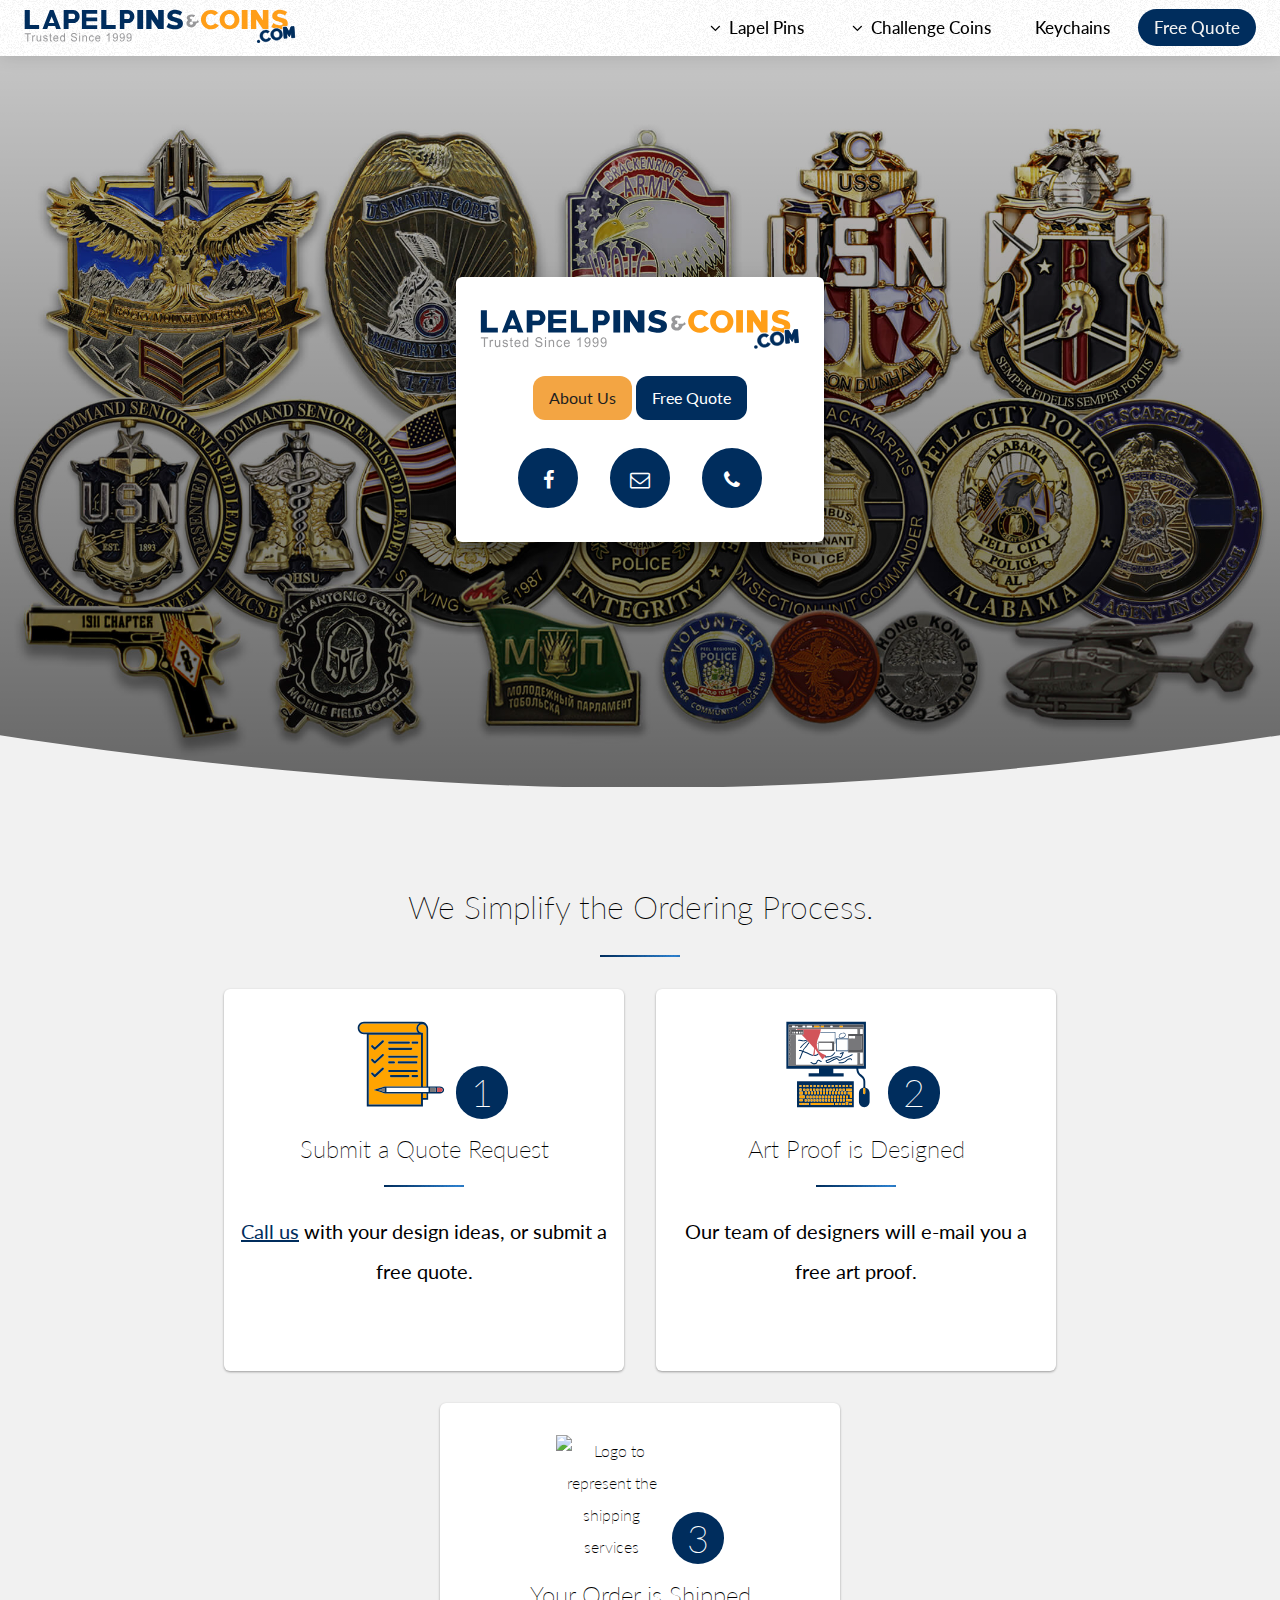
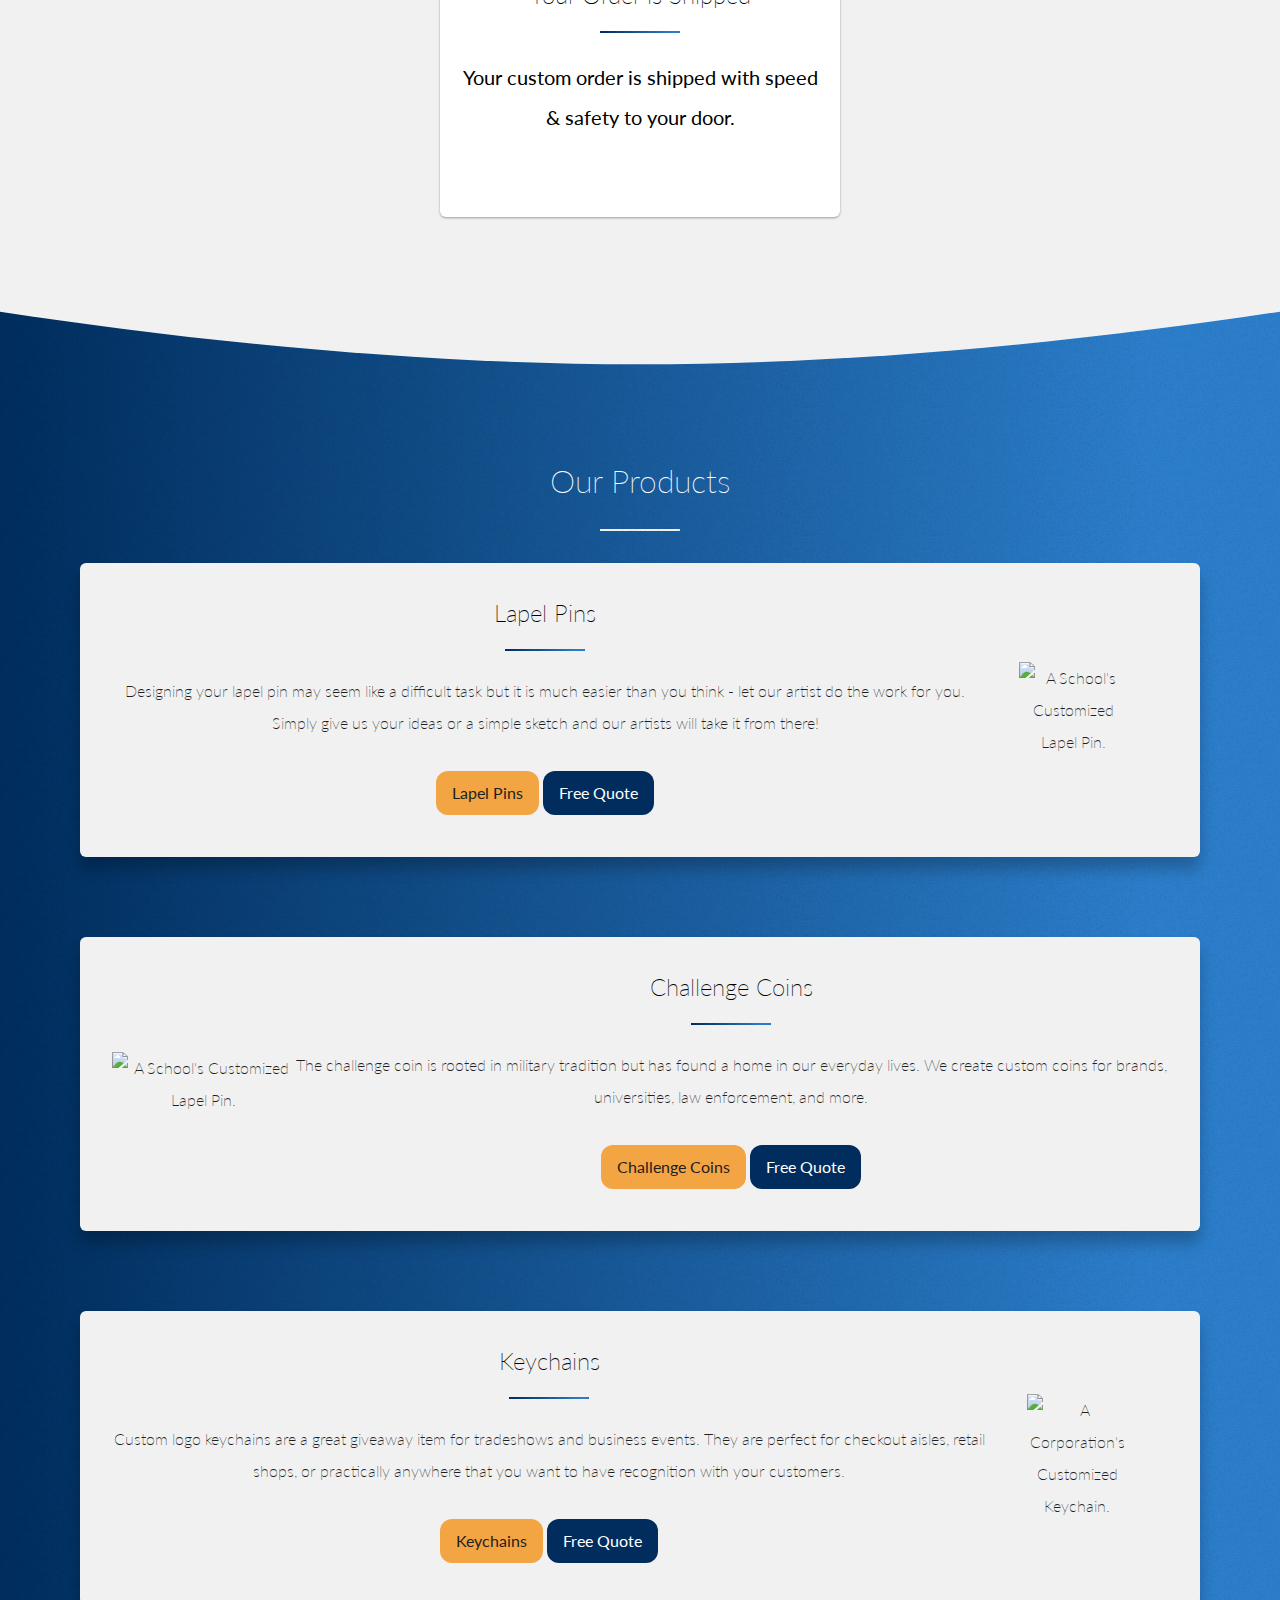
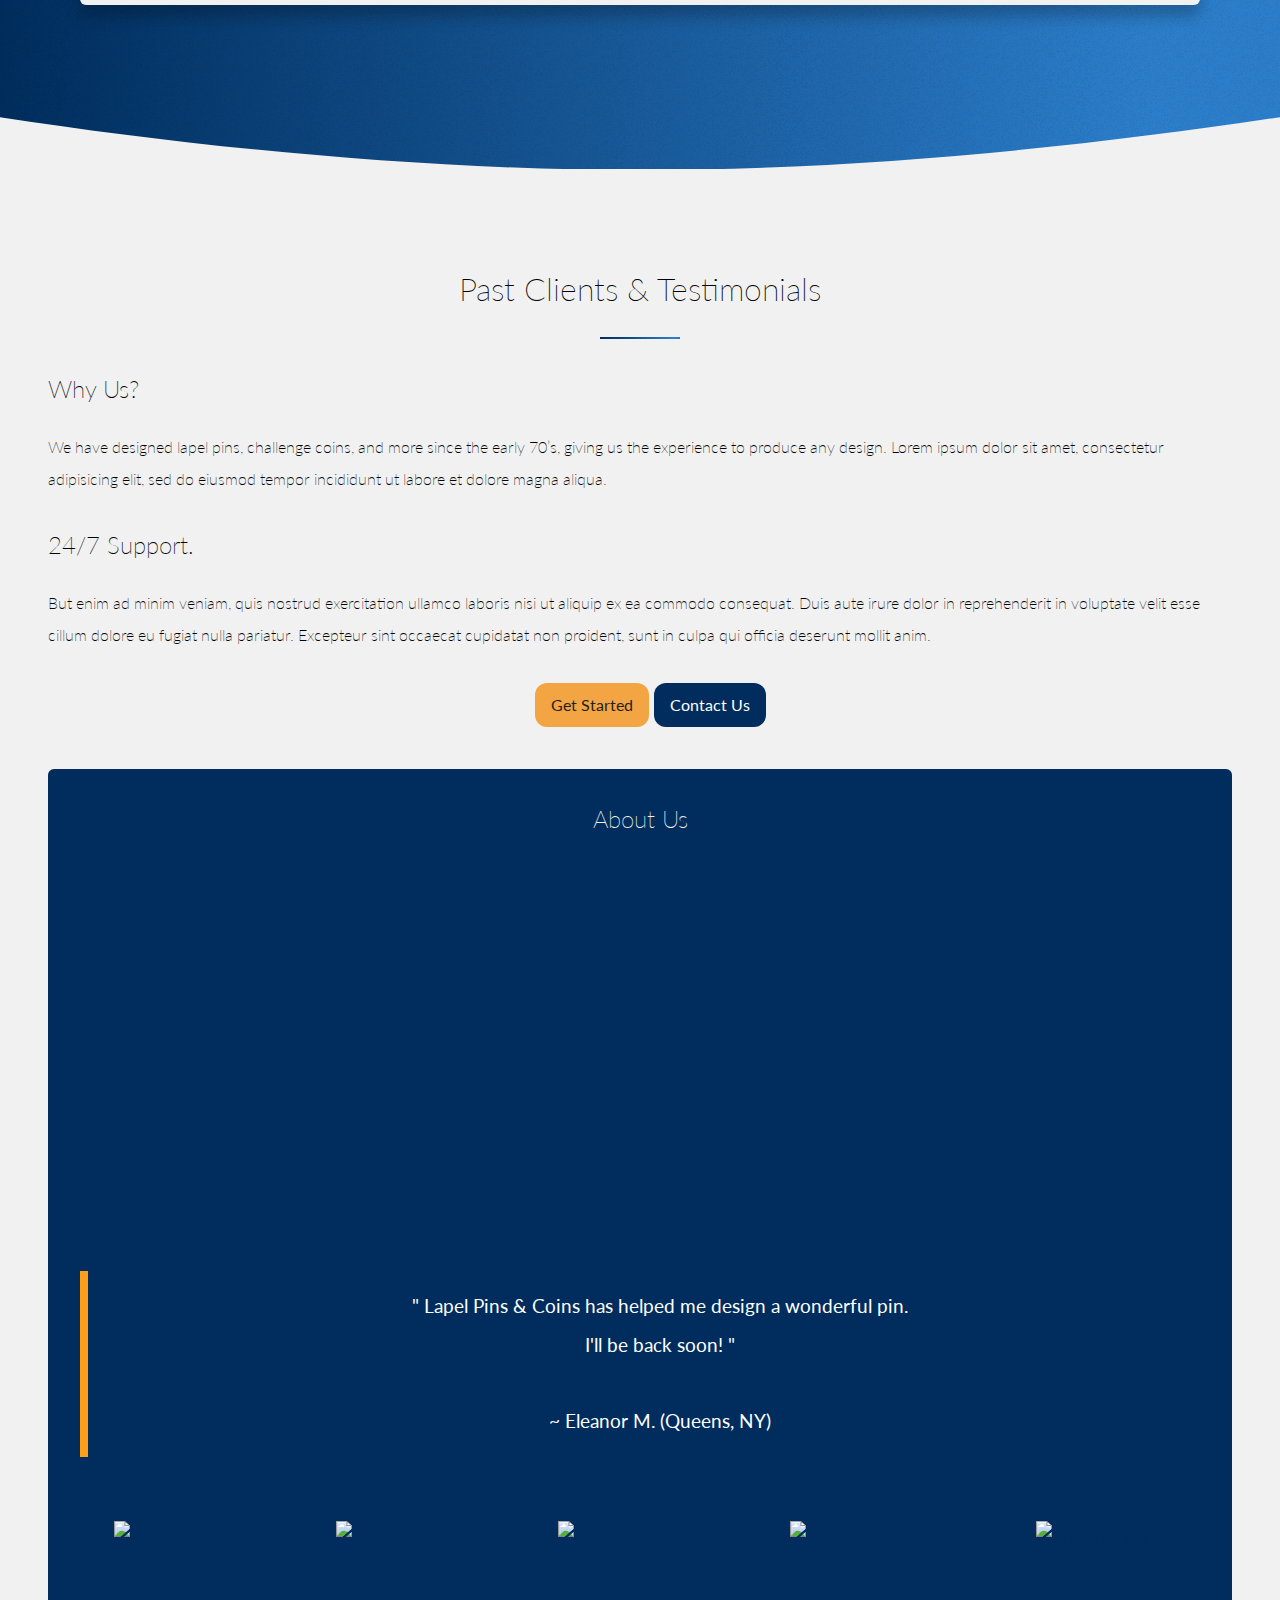
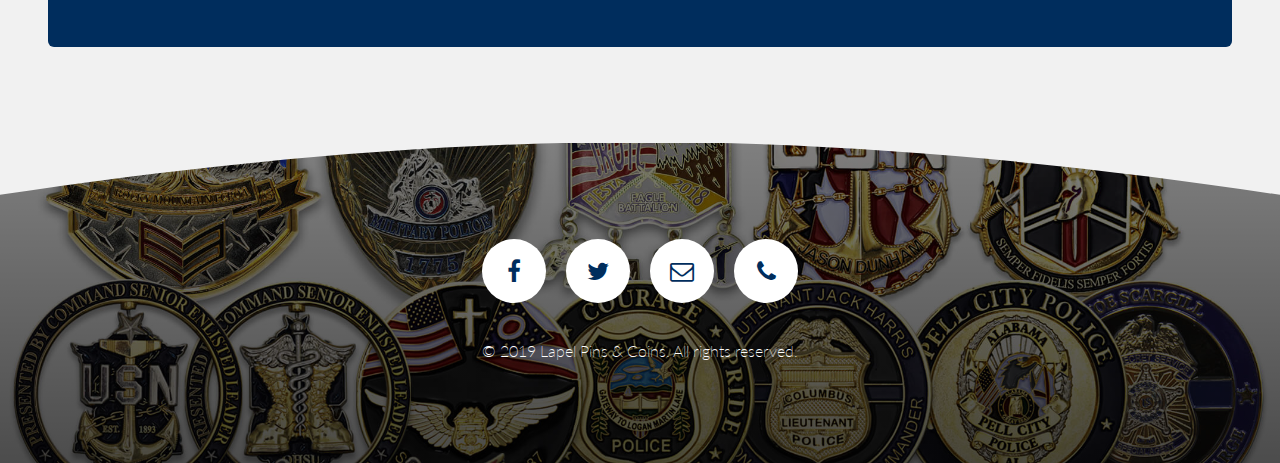
<file: index.html>
<!doctype html>
<!--
	Kendall Jackson
	https://kendalled.github.io
-->
<html lang="en">

<head>
	<title>Lapel Pins & Coins: Custom Orders in Minutes.</title>
	<meta charset="utf-8" />
	<meta name="viewport" content="width=device-width, initial-scale=1, user-scalable=yes" />
	<meta name="description" content="Lapel Pins and Coins has been making custom pins, challenge coins, & keychains since 1999. Take a look at our selection and get your free art proof today!" />
	<meta name="keywords" content="" />
	<link href="https://fonts.googleapis.com/css?family=Lato" rel="stylesheet">
	<link rel="stylesheet" href="assets/css/main.css" />
	<!--<link rel="stylesheet" href="assets/css/font-awesome.min.css" />-->
	<!--	<link rel="icon" href="./images/favicon.png" type="image/png" />
-->
</head>

<body class="is-preload">

	<!-- Wrapper -->
	<div id="wrapper">

		<!-- Header -->
		<section id="header" class="primary">

			<!-- Logo -->
			<a href="#banner" class="logo scrolly"><img src="images/lapelSVG.svg" alt="PNG Logo for Lapel Pins & Coins." /></a>

			<!-- Nav -->
			<nav id="nav">
				<ul>
					<li>
						<a href="lapelpins.html" class="icon fa-angle-down">Lapel Pins</a>
						<ul>
							<li><a href="lapelpins.html">Our Pins</a></li>
							<li><a href="sizing.html">Materials & Sizing</a></li>
							<li>
								<a href="#">Stock Pins</a>
								<ul>
									<li><a href="#">Hobby & Team</a></li>
									<li><a href="#">Event & Corporate</a></li>
								</ul>
							</li>
						</ul>
					</li>
					<li>
						<a href="challengecoins.html" class="icon fa-angle-down">Challenge Coins</a>
						<ul>
							<li><a href="challengecoins.html">Our Coins</a></li>
							<li><a href="sizing.html">Material & Sizing</a></li>
						</ul>
					</li>
					<li><a href="keychains.html">Keychains</a></li>
					<li><a title="Links to quote page." class="quoteNav" href="quote.html">Free Quote</a></li>
				</ul>
			</nav>

		</section>

		<!-- Banner -->
		<section id="banner">
			<div class="content">
				<header id="bannerLogo">
					<h1 style="display: none;">Lapel Pins & Coins - Customized Orders in Minutes</h1>

					<img src="images/lapelSVG.svg" alt="svg version of the lpc logo." class="bannerImg" />
					<br />


					<a href="#first" title="Button that scrolls to 'our products' section." class="buttony fullWidth alternateColor1 scrolly"><span>About Us</span></a>

					<a href="quote.html" title="Links to free quote page." class="buttony fullWidth alternateColor2"><span>Free Quote</span></a>

					<ul class="icons" style="margin: 1em;">
						<li><a rel="noopener" href="https://fb.me/LapelPinsCoins" class="icon alt fa-facebook" title="FaceBook Page Link" target="_blank"><span class="label">Facebook</span></a></li>
						<li><a href="mailto:info@lapelpinsandcoins.com" class="icon alt fa-envelope-o" title="E-Mail Link" target="_blank"><span class="label">Email</span></a></li>
						<li><a href="tel:+18443954464" class="icon alt fa-phone" title="Phone Number Link" target="_blank"><span class="label">Phone</span></a></li>
					</ul>
				</header>

			</div>
		</section>

		<!-- Section -->
		<section class="wrapper style1" id="first">
			<div class="inner">
				<header class="major special alt">
					<h2>We Simplify the Ordering Process.</h2>
					<!-- start codepen -->


					<div class="features">

						<div class="cardy">

							<br />

							<img data-src="images/PAPER.svg" alt="Logo to represent the shipping services" class="lazyload" />
							<span>1</span>
							<h3>Submit a Quote Request<br /></h3>

							<p><strong><a class="noUL" href="tel:+18443954464" title="Link to call Lapel Pins & Coins">Call us</a> with your design ideas, or submit a free quote.</strong></p>
							<!-- yah -->
						</div>

						<div class="cardy">
							<br />
							<img data-src="images/COMPUTER.svg" alt="Logo to represent the proofing process." class="lazyload" />
							<span>2</span>
							<h3>Art Proof is Designed</h3>
							<p><strong>Our team of designers will e-mail you a free art proof.</strong></p>
							<!-- yah -->
						</div>

						<div class="cardy">
							<br />
							<img data-src="images/BOX.svg" alt="Logo to represent the shipping services" class="lazyload" />
							<span>3</span>
							<h3>Your Order is Shipped</h3>
							<p><strong>Your custom order is shipped with speed & safety to your door.</strong></p>
							<!-- yah -->
						</div>



					</div>
					<!-- end codepen -->
					<!-- start video section -->



					<!-- end video section -->
				</header>

			</div>
		</section>

		<!-- Section -->
		<section class="wrapper style2 alt" id="target">
			<div class="inner">
				<header class="major special">
					<h2>Our Products</h2>
				</header>
				<div class="spotlights">

					<!-- Lapel Pins -->
					<section class="content box">

						<picture>
							<source type="image/webp" data-srcset="images/homePins.webp">
							<source type="image/png" data-srcset="images/homePins.png">
							<img data-src="images/homePins.png" alt="A School's Customized Lapel Pin." class="lazyload kendallPic2">
						</picture>

						<div>
							<header class="major special">
								<h3>Lapel Pins</h3>
							</header>
							<p>Designing your lapel pin may seem like a difficult task but it is much easier than you think - let our artist do the work for you. Simply give us your ideas or a simple sketch and our artists will take it from there!</p>
							<a href="lapelpins.html" title="Our dedicated custom lapel pins page." class="buttony fullWidth alternateColor1 scrolly"><span>Lapel Pins</span></a>
							<a href="quote.html" title="Links to the free quote page." class="buttony fullWidth alternateColor2 scrolly"><span>Free Quote</span></a>
						</div>
					</section>

					<!-- Challenge Coins -->
					<section class="content box">
						<picture>
							<source type="image/webp" data-srcset="images/homeCoins.webp">
							<source type="image/png" data-srcset="images/homeCoins.png">
							<img data-src="images/homeCoins.png" alt="A School's Customized Lapel Pin." class="lazyload kendallPic">
						</picture>
						<div>
							<header class="major special">
								<h3>Challenge Coins</h3>
							</header>
							<p>The challenge coin is rooted in military tradition but has found a home in our everyday lives. We create custom coins for brands, universities, law enforcement, and more.</p>
							<a href="challengecoins.html" title="Our dedicated custom challenge coins page." class="buttony fullWidth alternateColor1 scrolly"><span>Challenge Coins</span></a>
							<a href="quote.html" title="Links to the free quote page." class="buttony fullWidth alternateColor2 scrolly"><span>Free Quote</span></a>
						</div>
					</section>

					<!-- Keychains -->
					<section class="content box">
						<picture>
							<source type="image/webp" data-srcset="images/homeChains.webp">
							<source type="image/png" data-srcset="images/homeChains.png">
							<img data-src="images/homeChains.png" alt="A Corporation's Customized Keychain." class="lazyload kendallPic2">
						</picture>
						<div>
							<header class="major special">
								<h3>Keychains</h3>
							</header>
							<p>Custom logo keychains are a great giveaway item for tradeshows and business events. They are perfect for checkout aisles, retail shops, or practically anywhere that you want to have recognition with your customers.</p>
							<a href="keychains.html" title="Our dedicated custom keychains page." class="buttony fullWidth alternateColor1 scrolly"><span>Keychains</span></a>
							<a href="quote.html" title="Links to the free quote page." class="buttony fullWidth alternateColor2 scrolly"><span>Free Quote</span></a>
						</div>
					</section>

				</div>

			</div>
		</section>

		<!-- Section -->
		<section class="wrapper style1">
			<div class="inner">



				<header class="major special">
					<h2>Past Clients & Testimonials</h2>


				</header>
				<h3>Why Us?</h3>
				<p>We have designed lapel pins, challenge coins, and more since the early 70’s, giving us the experience to produce any design. Lorem ipsum dolor sit amet, consectetur adipisicing elit, sed do eiusmod tempor incididunt ut labore et dolore magna
					aliqua.</p>
				<h3>24/7 Support.</h3>
				<p>But enim ad minim veniam, quis nostrud exercitation ullamco laboris nisi ut aliquip ex ea commodo consequat. Duis aute irure dolor in reprehenderit in voluptate velit esse cillum dolore eu fugiat nulla pariatur. Excepteur sint occaecat
					cupidatat non proident, sunt in culpa qui officia deserunt mollit anim.</p>
				<ul class="centered">
					<li><a href="challengecoins.html" title="Scrolls to video about us." class="buttony fullWidth alternateColor1 scrolly"><span>Get Started</span></a></li>
					<li><a href="#targetScroll" title="Scrolls to video about us." class="buttony fullWidth alternateColor2 scrolly"><span>Contact Us</span></a></li>
				</ul>
				<div class="testimonial">
					<h3>About Us</h3>
					<div class="vidCard" id="vidCard">


						<div class="iframe-container">
							<iframe title="About Video" width="640" height="360" data-src="https://www.youtube.com/embed/GwDGLVv2WB4" class="lazyload" frameborder="0" allow="autoplay; encrypted-media; picture-in-picture" allowfullscreen></iframe>
						</div>

					</div>
					<blockquote><b>" Lapel Pins & Coins has helped me design a wonderful pin.<br />I'll be back soon! "<br /><br />~ Eleanor M. (Queens, NY)</b></blockquote>
					<div id="customer-logos">
						<a title="Links to the quote form" href="quote.html" class="customer-logo-link noUL">
							<span class="buttonC">Request a Free Quote</span>
							<ul class="list">
								<li><img alt="ATT Logo" data-src="images/att.png" class="lazyload">
								</li>
								<li><img alt="Dell Logo" data-src="images/dell.png" class="lazyload">
								</li>
								<li><img alt="GMC Logo" data-src="images/gmc.png" class="lazyload">
								</li>
								<li><img alt="Reebok Logo" data-src="images/reebok.png" class="lazyload">
								</li>
								<li><img alt="United Airlines Logo" data-src="images/united.png" class="lazyload">
								</li>
							</ul>
						</a>
					</div>

				</div>


			</div>
		</section>

		<!-- Footer -->
		<section id="footer">

			<ul class="icons">
				<li><a rel="noopener" href="https://fb.me/LapelPinsCoins" class="icon alt2 fa-facebook" title="FaceBook Page Link" target="_blank"><span class="label">Facebook</span></a></li>
				<li><a rel="noopener" href="https://twitter.com/LapelPinsCoins" class="icon alt2 fa-twitter" title="Twitter Page Link" target="_blank"><span class="label">Instagram</span></a></li>
				<li><a href="mailto:info@lapelpinsandcoins.com" class="icon alt2 fa-envelope-o" title="E-Mail Link" target="_blank"><span class="label">Email</span></a></li>
				<li><a href="tel:+18443954464" class="icon alt2 fa-phone" title="Phone Number Link" target="_blank"><span class="label">Phone</span></a></li>
			</ul>
			<p class="copyright">
				&copy; 2019 Lapel Pins & Coins. All rights reserved.
			</p>
		</section>

	</div>

	<!-- Scripts -->
	<script src="assets/js/jquery.min.js"></script>
	<script src="assets/js/jquery.dropotron.min.js"></script>
	<script src="assets/js/jquery.scrollex.min.js"></script>
	<script src="assets/js/jquery.scrolly.min.js"></script>
	<script src="assets/js/browser.min.js"></script>
	<script src="assets/js/breakpoints.min.js"></script>
	<script src="assets/js/util.js"></script>
	<script src="assets/js/main.js"></script>
	<script src="assets/js/lazysizes.min.js" async></script>


</body>

</html>
</file>
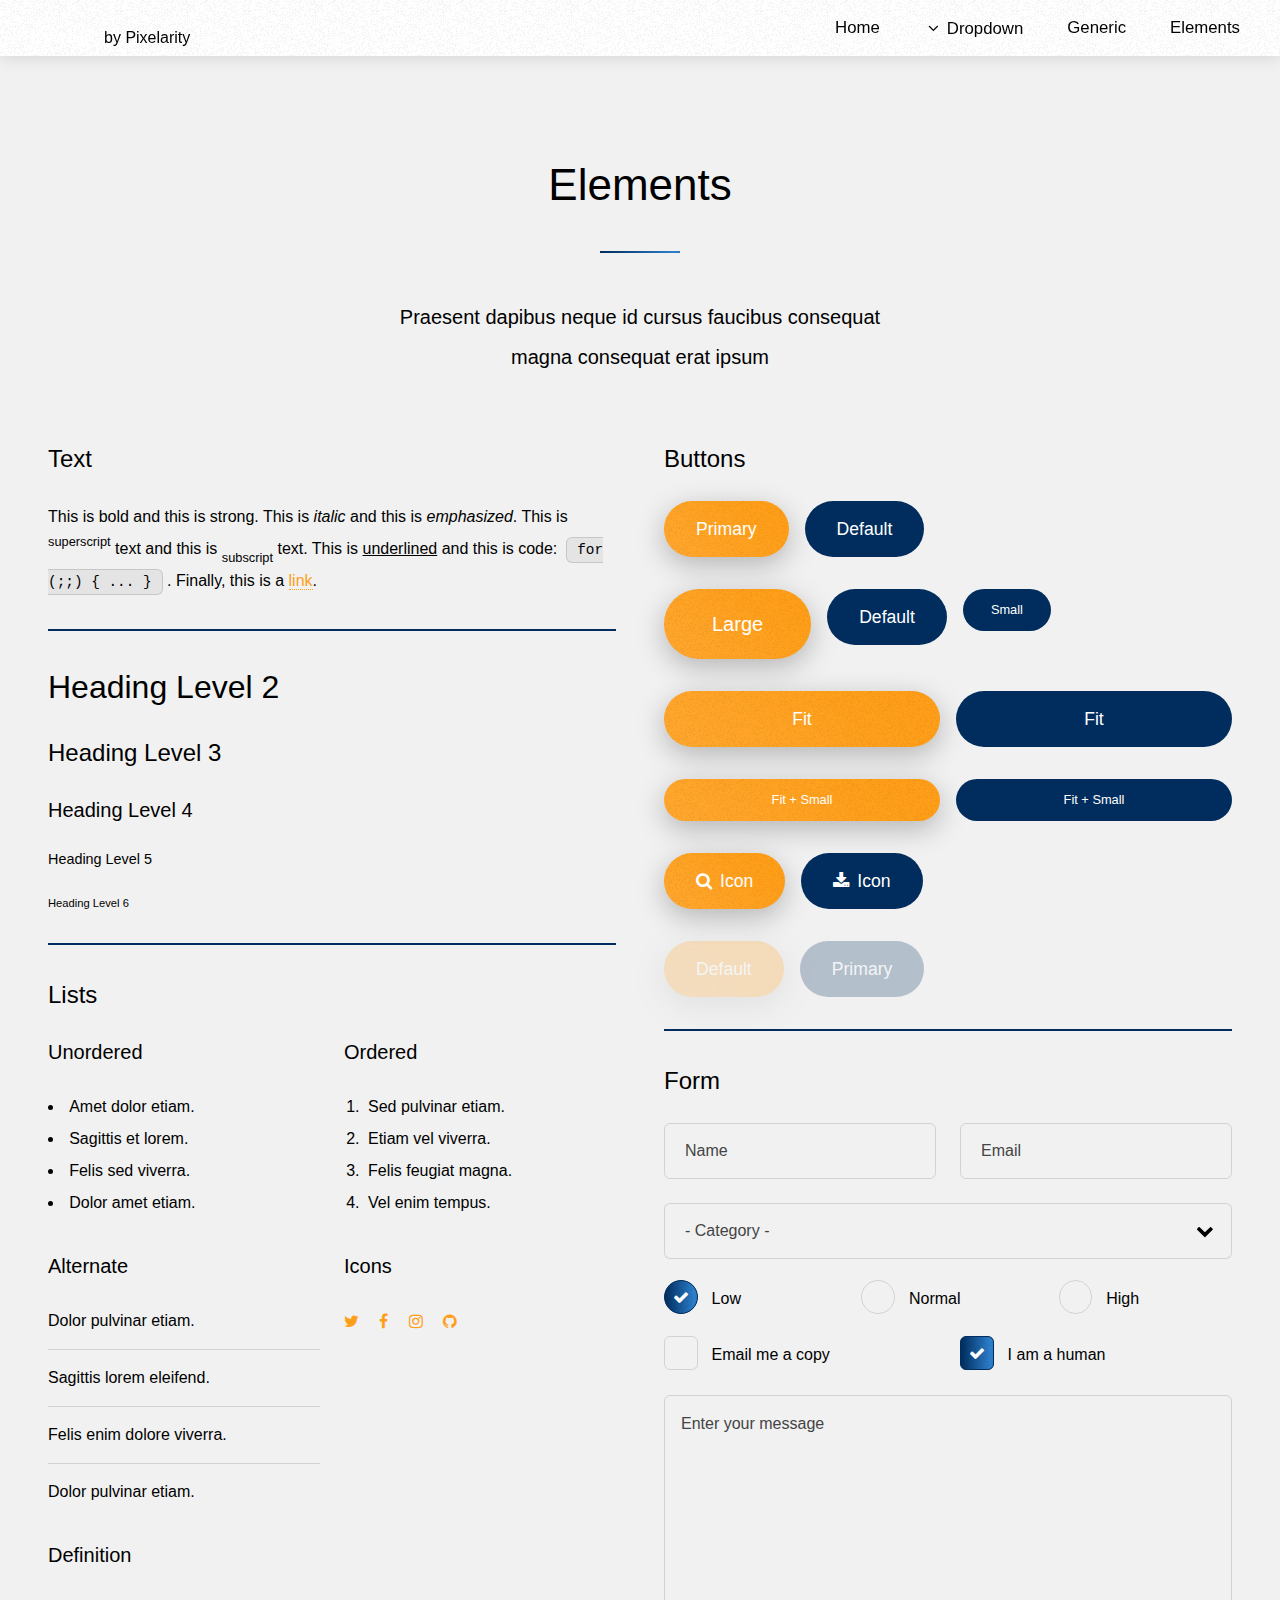
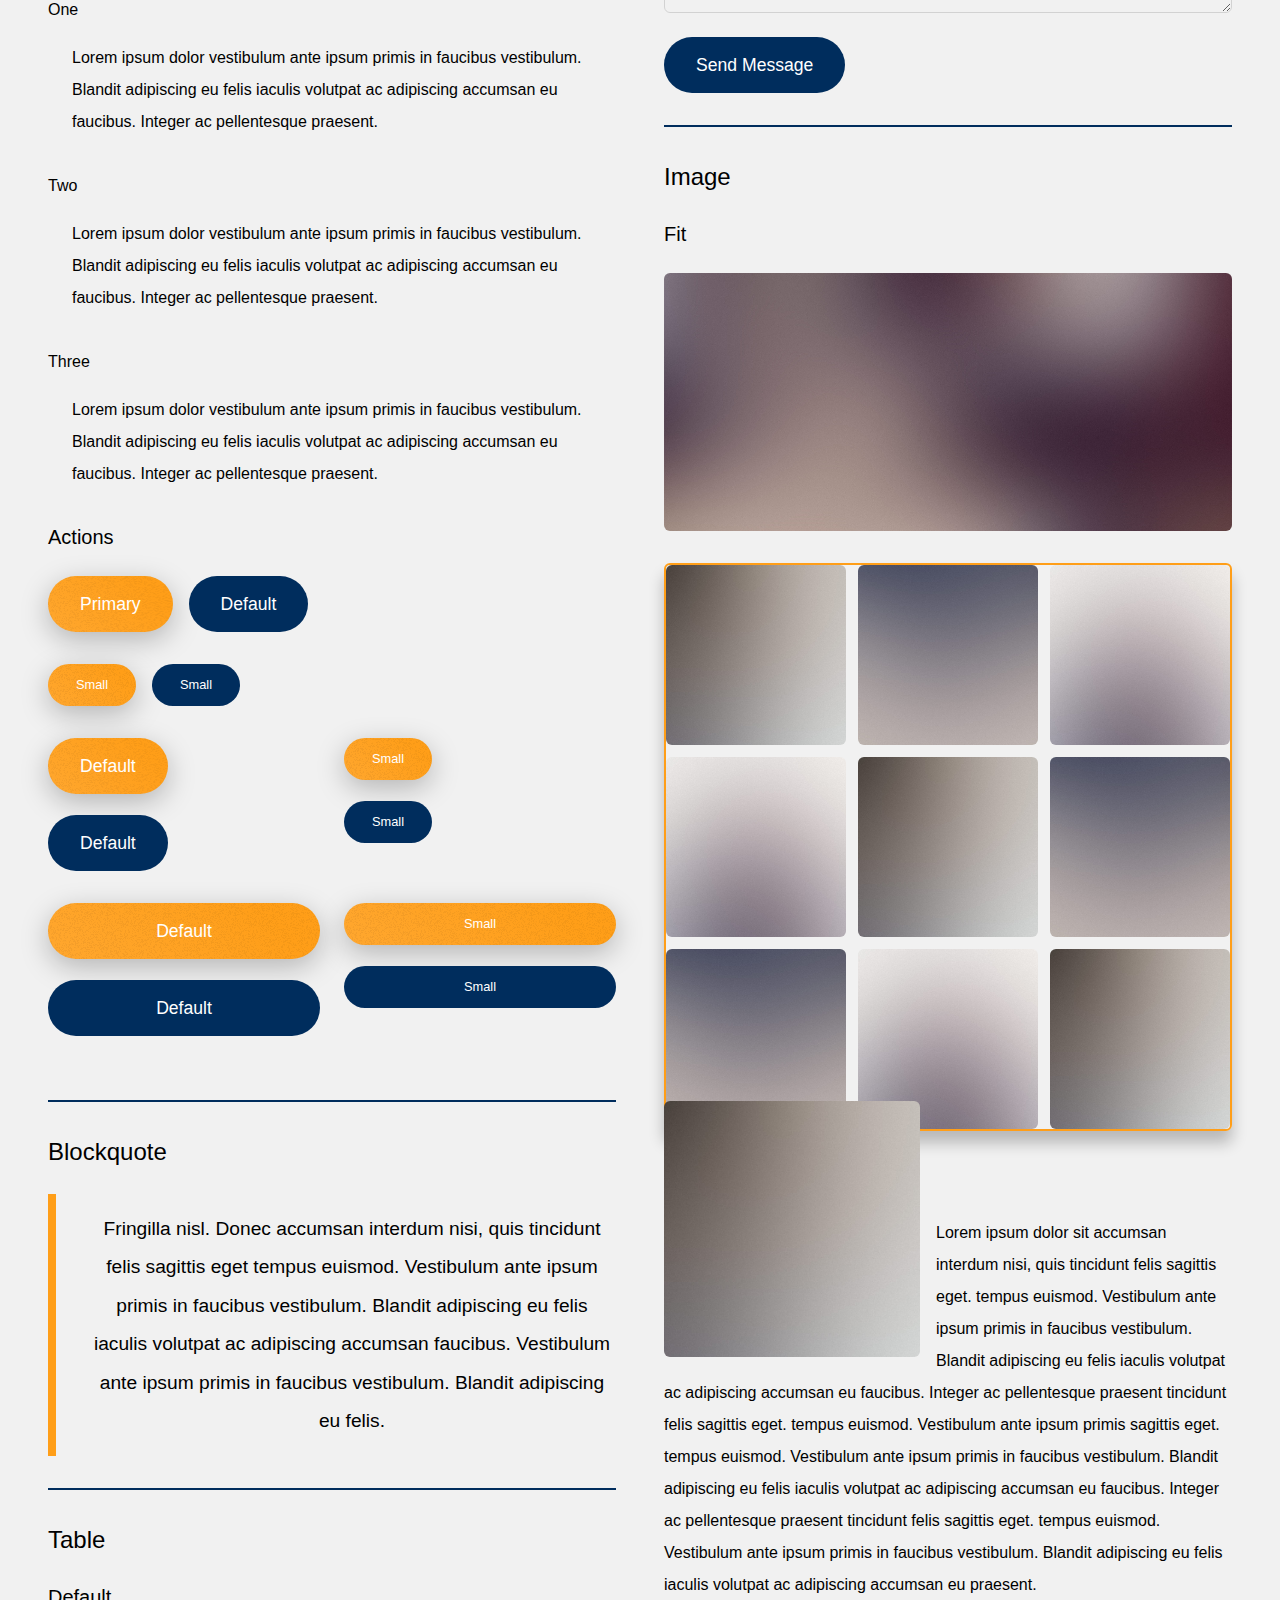
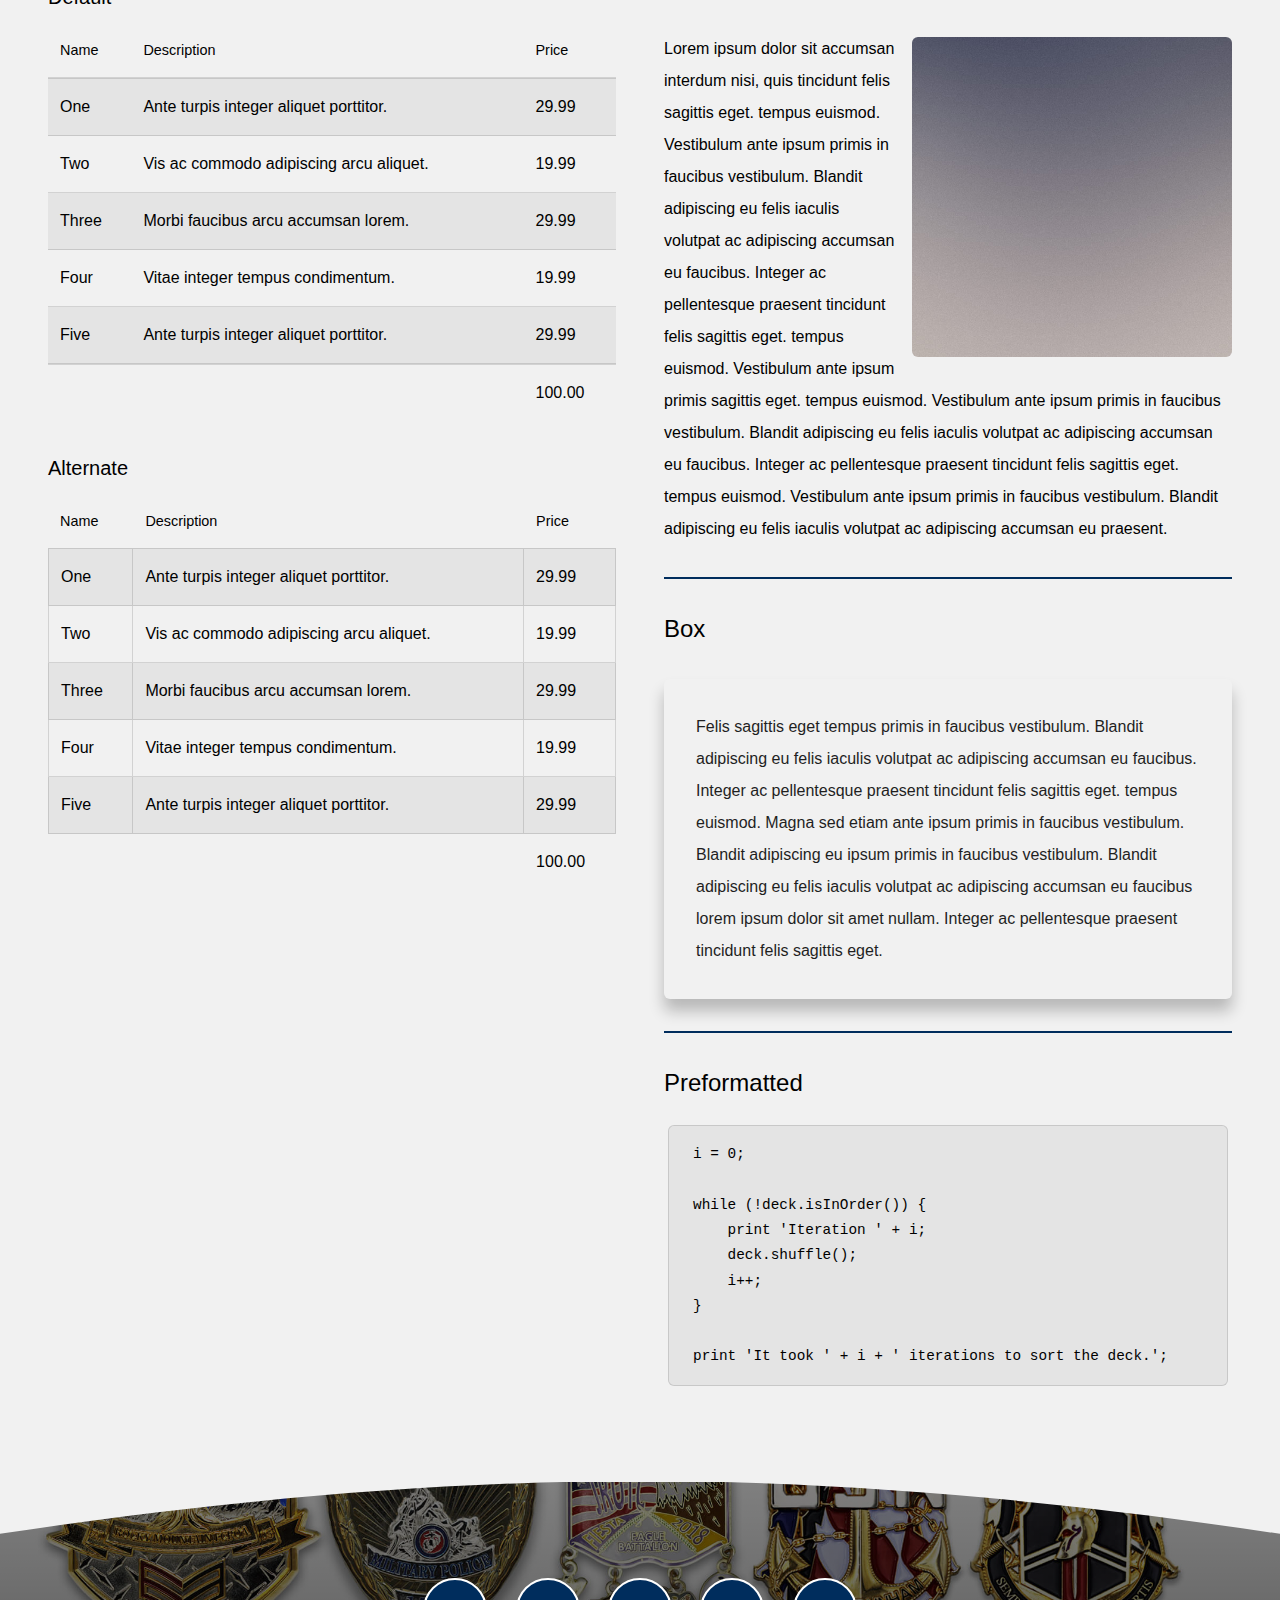
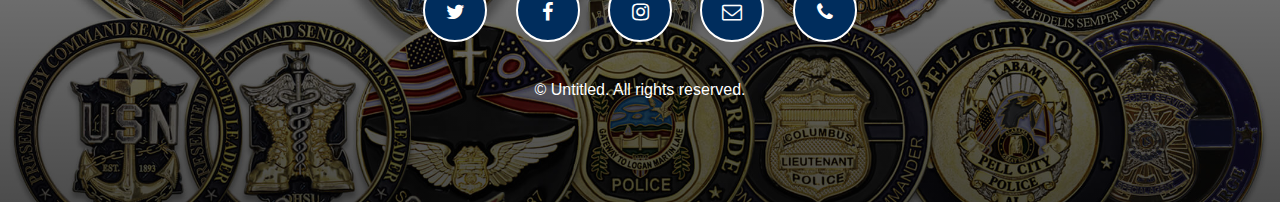
<file: elements.html>
<!DOCTYPE HTML>
<!--
	Hyperbolic by Pixelarity
	pixelarity.com | hello@pixelarity.com
	License: pixelarity.com/license
-->
<html>
	<head>
		<title>Untitled</title>
		<meta charset="utf-8" />
		<meta name="viewport" content="width=device-width, initial-scale=1, user-scalable=no" />
		<meta name="description" content="" />
		<meta name="keywords" content="" />
		<link rel="stylesheet" href="assets/css/main.css" />
		<link rel="stylesheet" href="assets/css/font-awesome.min.css" />
	</head>
	<body class="is-preload">

		<!-- Wrapper -->
			<div id="wrapper">

				<!-- Header -->
					<section id="header">

						<!-- Logo -->
							<a href="index.html" class="logo"><strong>Hyperbolic</strong> by Pixelarity</a>

						<!-- Nav -->
							<nav id="nav">
								<ul>
									<li><a href="index.html">Home</a></li>
									<li>
										<a href="#" class="icon fa-angle-down">Dropdown</a>
										<ul>
											<li><a href="#">Option One</a></li>
											<li><a href="#">Option Two</a></li>
											<li><a href="#">Option Three</a></li>
											<li>
												<a href="#">Submenu</a>
												<ul>
													<li><a href="#">Option One</a></li>
													<li><a href="#">Option Two</a></li>
													<li><a href="#">Option Three</a></li>
													<li><a href="#">Option Four</a></li>
												</ul>
											</li>
										</ul>
									</li>
									<li><a href="generic.html">Generic</a></li>
									<li class="current"><a href="elements.html">Elements</a></li>
								</ul>
							</nav>

					</section>

				<!-- Section -->
					<section class="wrapper style1">
						<div class="inner">
							<header class="major special">
								<h1>Elements</h1>
								<p>Praesent dapibus neque id cursus faucibus consequat<br />
								magna consequat erat ipsum</p>
							</header>

							<div class="row gtr-200">
								<div class="col-6 col-12-medium">

									<!-- Text stuff -->
										<h3>Text</h3>
										<p>This is <b>bold</b> and this is <strong>strong</strong>. This is <i>italic</i> and this is <em>emphasized</em>.
										This is <sup>superscript</sup> text and this is <sub>subscript</sub> text.
										This is <u>underlined</u> and this is code: <code>for (;;) { ... }</code>.
										Finally, this is a <a href="#">link</a>.</p>
										<hr />
										<h2>Heading Level 2</h2>
										<h3>Heading Level 3</h3>
										<h4>Heading Level 4</h4>
										<h5>Heading Level 5</h5>
										<h6>Heading Level 6</h6>

										<hr />

									<!-- Lists -->
										<h3>Lists</h3>
										<div class="row">
											<div class="col-6 col-12-small">

												<h4>Unordered</h4>
												<ul>
													<li>Amet dolor etiam.</li>
													<li>Sagittis et lorem.</li>
													<li>Felis sed viverra.</li>
													<li>Dolor amet etiam.</li>
												</ul>

												<h4>Alternate</h4>
												<ul class="alt">
													<li>Dolor pulvinar etiam.</li>
													<li>Sagittis lorem eleifend.</li>
													<li>Felis enim dolore viverra.</li>
													<li>Dolor pulvinar etiam.</li>
												</ul>

											</div>
											<div class="col-6 col-12-small">

												<h4>Ordered</h4>
												<ol>
													<li>Sed pulvinar etiam.</li>
													<li>Etiam vel viverra.</li>
													<li>Felis feugiat magna.</li>
													<li>Vel enim tempus.</li>
												</ol>

												<h4>Icons</h4>
												<ul class="icons">
													<li><a href="#" class="icon fa-twitter"><span class="label">Twitter</span></a></li>
													<li><a href="#" class="icon fa-facebook"><span class="label">Facebook</span></a></li>
													<li><a href="#" class="icon fa-instagram"><span class="label">Instagram</span></a></li>
													<li><a href="#" class="icon fa-github"><span class="label">Github</span></a></li>
												</ul>

											</div>
										</div>
										<h4>Definition</h4>
										<dl>
											<dt>One</dt>
											<dd>
												<p>Lorem ipsum dolor vestibulum ante ipsum primis in faucibus vestibulum. Blandit adipiscing eu felis iaculis volutpat ac adipiscing accumsan eu faucibus. Integer ac pellentesque praesent.</p>
											</dd>
											<dt>Two</dt>
											<dd>
												<p>Lorem ipsum dolor vestibulum ante ipsum primis in faucibus vestibulum. Blandit adipiscing eu felis iaculis volutpat ac adipiscing accumsan eu faucibus. Integer ac pellentesque praesent.</p>
											</dd>
											<dt>Three</dt>
											<dd>
												<p>Lorem ipsum dolor vestibulum ante ipsum primis in faucibus vestibulum. Blandit adipiscing eu felis iaculis volutpat ac adipiscing accumsan eu faucibus. Integer ac pellentesque praesent.</p>
											</dd>
										</dl>

										<h4>Actions</h4>
										<ul class="actions">
											<li><a href="#" class="button primary">Primary</a></li>
											<li><a href="#" class="button">Default</a></li>
										</ul>
										<ul class="actions small">
											<li><a href="#" class="button primary small">Small</a></li>
											<li><a href="#" class="button small">Small</a></li>
										</ul>
										<div class="row">
											<div class="col-6 col-12-small">
												<ul class="actions stacked">
													<li><a href="#" class="button primary">Default</a></li>
													<li><a href="#" class="button">Default</a></li>
												</ul>
											</div>
											<div class="col-6 col-12-small">
												<ul class="actions stacked">
													<li><a href="#" class="button primary small">Small</a></li>
													<li><a href="#" class="button small">Small</a></li>
												</ul>
											</div>
										</div>
										<div class="row">
											<div class="col-6 col-12-small">
												<ul class="actions stacked">
													<li><a href="#" class="button primary fit">Default</a></li>
													<li><a href="#" class="button fit">Default</a></li>
												</ul>
											</div>
											<div class="col-6 col-12-small">
												<ul class="actions stacked">
													<li><a href="#" class="button primary small fit">Small</a></li>
													<li><a href="#" class="button small fit">Small</a></li>
												</ul>
											</div>
										</div>

										<hr />

									<!-- Blockquote -->
										<h3>Blockquote</h3>
										<blockquote>Fringilla nisl. Donec accumsan interdum nisi, quis tincidunt felis sagittis eget tempus euismod. Vestibulum ante ipsum primis in faucibus vestibulum. Blandit adipiscing eu felis iaculis volutpat ac adipiscing accumsan faucibus. Vestibulum ante ipsum primis in faucibus vestibulum. Blandit adipiscing eu felis.</blockquote>

										<hr />

									<!-- Table -->
										<h3>Table</h3>

										<h4>Default</h4>
										<div class="table-wrapper">
											<table>
												<thead>
													<tr>
														<th>Name</th>
														<th>Description</th>
														<th>Price</th>
													</tr>
												</thead>
												<tbody>
													<tr>
														<td>One</td>
														<td>Ante turpis integer aliquet porttitor.</td>
														<td>29.99</td>
													</tr>
													<tr>
														<td>Two</td>
														<td>Vis ac commodo adipiscing arcu aliquet.</td>
														<td>19.99</td>
													</tr>
													<tr>
														<td>Three</td>
														<td> Morbi faucibus arcu accumsan lorem.</td>
														<td>29.99</td>
													</tr>
													<tr>
														<td>Four</td>
														<td>Vitae integer tempus condimentum.</td>
														<td>19.99</td>
													</tr>
													<tr>
														<td>Five</td>
														<td>Ante turpis integer aliquet porttitor.</td>
														<td>29.99</td>
													</tr>
												</tbody>
												<tfoot>
													<tr>
														<td colspan="2"></td>
														<td>100.00</td>
													</tr>
												</tfoot>
											</table>
										</div>

										<h4>Alternate</h4>
										<div class="table-wrapper">
											<table class="alt">
												<thead>
													<tr>
														<th>Name</th>
														<th>Description</th>
														<th>Price</th>
													</tr>
												</thead>
												<tbody>
													<tr>
														<td>One</td>
														<td>Ante turpis integer aliquet porttitor.</td>
														<td>29.99</td>
													</tr>
													<tr>
														<td>Two</td>
														<td>Vis ac commodo adipiscing arcu aliquet.</td>
														<td>19.99</td>
													</tr>
													<tr>
														<td>Three</td>
														<td>Morbi faucibus arcu accumsan lorem.</td>
														<td>29.99</td>
													</tr>
													<tr>
														<td>Four</td>
														<td>Vitae integer tempus condimentum.</td>
														<td>19.99</td>
													</tr>
													<tr>
														<td>Five</td>
														<td>Ante turpis integer aliquet porttitor.</td>
														<td>29.99</td>
													</tr>
												</tbody>
												<tfoot>
													<tr>
														<td colspan="2"></td>
														<td>100.00</td>
													</tr>
												</tfoot>
											</table>
										</div>

								</div>
								<div class="col-6 col-12-medium">

									<!-- Buttons -->
										<h3>Buttons</h3>
										<ul class="actions">
											<li><a href="#" class="button primary">Primary</a></li>
											<li><a href="#" class="button">Default</a></li>
										</ul>
										<ul class="actions">
											<li><a href="#" class="button primary large">Large</a></li>
											<li><a href="#" class="button">Default</a></li>
											<li><a href="#" class="button small">Small</a></li>
										</ul>
										<ul class="actions fit">
											<li><a href="#" class="button primary fit">Fit</a></li>
											<li><a href="#" class="button fit">Fit</a></li>
										</ul>
										<ul class="actions fit small">
											<li><a href="#" class="button primary fit small">Fit + Small</a></li>
											<li><a href="#" class="button fit small">Fit + Small</a></li>
										</ul>
										<ul class="actions">
											<li><a href="#" class="button primary icon fa-search">Icon</a></li>
											<li><a href="#" class="button icon fa-download">Icon</a></li>
										</ul>
										<ul class="actions">
											<li><span class="button primary disabled">Default</span></li>
											<li><span class="button disabled">Primary</span></li>
										</ul>

										<hr />

									<!-- Form -->
										<h3>Form</h3>

										<form method="post" action="#" class="alt">
											<div class="row gtr-uniform">
												<div class="col-6 col-12-xsmall">
													<input type="text" name="demo-name" id="demo-name" value="" placeholder="Name" />
												</div>
												<div class="col-6 col-12-xsmall">
													<input type="email" name="demo-email" id="demo-email" value="" placeholder="Email" />
												</div>
												<!-- Break -->
												<div class="col-12">
													<select name="demo-category" id="demo-category">
														<option value="">- Category -</option>
														<option value="1">Manufacturing</option>
														<option value="1">Shipping</option>
														<option value="1">Administration</option>
														<option value="1">Human Resources</option>
													</select>
												</div>
												<!-- Break -->
												<div class="col-4 col-12-small">
													<input type="radio" id="demo-priority-low" name="demo-priority" checked>
													<label for="demo-priority-low">Low</label>
												</div>
												<div class="col-4 col-12-small">
													<input type="radio" id="demo-priority-normal" name="demo-priority">
													<label for="demo-priority-normal">Normal</label>
												</div>
												<div class="col-4 col-12-small">
													<input type="radio" id="demo-priority-high" name="demo-priority">
													<label for="demo-priority-high">High</label>
												</div>
												<!-- Break -->
												<div class="col-6 col-12-small">
													<input type="checkbox" id="demo-copy" name="demo-copy">
													<label for="demo-copy">Email me a copy</label>
												</div>
												<div class="col-6 col-12-small">
													<input type="checkbox" id="demo-human" name="demo-human" checked>
													<label for="demo-human">I am a human</label>
												</div>
												<!-- Break -->
												<div class="col-12">
													<textarea name="demo-message" id="demo-message" placeholder="Enter your message" rows="6"></textarea>
												</div>
												<!-- Break -->
												<div class="col-12">
													<ul class="actions">
														<li><input type="submit" value="Send Message" /></li>
													</ul>
												</div>
											</div>
										</form>

										<hr />

									<!-- Image -->
										<h3>Image</h3>

										<h4>Fit</h4>
										<span class="image fit"><img src="images/pic04.jpg" alt="" /></span>
										<div class="box alt">
											<div class="row gtr-50 gtr-uniform">
												<div class="col-4"><span class="image fit"><img src="images/pic01.jpg" alt="" /></span></div>
												<div class="col-4"><span class="image fit"><img src="images/pic02.jpg" alt="" /></span></div>
												<div class="col-4"><span class="image fit"><img src="images/pic03.jpg" alt="" /></span></div>
												<!-- Break -->
												<div class="col-4"><span class="image fit"><img src="images/pic03.jpg" alt="" /></span></div>
												<div class="col-4"><span class="image fit"><img src="images/pic01.jpg" alt="" /></span></div>
												<div class="col-4"><span class="image fit"><img src="images/pic02.jpg" alt="" /></span></div>
												<!-- Break -->
												<div class="col-4"><span class="image fit"><img src="images/pic02.jpg" alt="" /></span></div>
												<div class="col-4"><span class="image fit"><img src="images/pic03.jpg" alt="" /></span></div>
												<div class="col-4"><span class="image fit"><img src="images/pic01.jpg" alt="" /></span></div>
											</div>
										</div>

										<h4>Left &amp; Right</h4>
										<p><span class="image left"><img src="images/pic01.jpg" alt="" /></span>Lorem ipsum dolor sit accumsan interdum nisi, quis tincidunt felis sagittis eget. tempus euismod. Vestibulum ante ipsum primis in faucibus vestibulum. Blandit adipiscing eu felis iaculis volutpat ac adipiscing accumsan eu faucibus. Integer ac pellentesque praesent tincidunt felis sagittis eget. tempus euismod. Vestibulum ante ipsum primis sagittis eget. tempus euismod. Vestibulum ante ipsum primis in faucibus vestibulum. Blandit adipiscing eu felis iaculis volutpat ac adipiscing accumsan eu faucibus. Integer ac pellentesque praesent tincidunt felis sagittis eget. tempus euismod. Vestibulum ante ipsum primis in faucibus vestibulum. Blandit adipiscing eu felis iaculis volutpat ac adipiscing accumsan eu praesent.</p>
										<p><span class="image right"><img src="images/pic02.jpg" alt="" /></span>Lorem ipsum dolor sit accumsan interdum nisi, quis tincidunt felis sagittis eget. tempus euismod. Vestibulum ante ipsum primis in faucibus vestibulum. Blandit adipiscing eu felis iaculis volutpat ac adipiscing accumsan eu faucibus. Integer ac pellentesque praesent tincidunt felis sagittis eget. tempus euismod. Vestibulum ante ipsum primis sagittis eget. tempus euismod. Vestibulum ante ipsum primis in faucibus vestibulum. Blandit adipiscing eu felis iaculis volutpat ac adipiscing accumsan eu faucibus. Integer ac pellentesque praesent tincidunt felis sagittis eget. tempus euismod. Vestibulum ante ipsum primis in faucibus vestibulum. Blandit adipiscing eu felis iaculis volutpat ac adipiscing accumsan eu praesent.</p>

										<hr />

									<!-- Box -->
										<h3>Box</h3>
										<div class="box">
											<p>Felis sagittis eget tempus primis in faucibus vestibulum. Blandit adipiscing eu felis iaculis volutpat ac adipiscing accumsan eu faucibus. Integer ac pellentesque praesent tincidunt felis sagittis eget. tempus euismod. Magna sed etiam ante ipsum primis in faucibus vestibulum. Blandit adipiscing eu ipsum primis in faucibus vestibulum. Blandit adipiscing eu felis iaculis volutpat ac adipiscing accumsan eu faucibus lorem ipsum dolor sit amet nullam. Integer ac pellentesque praesent tincidunt felis sagittis eget.</p>
										</div>

										<hr />

									<!-- Preformatted Code -->
										<h3>Preformatted</h3>
										<pre><code>i = 0;

while (!deck.isInOrder()) {
    print 'Iteration ' + i;
    deck.shuffle();
    i++;
}

print 'It took ' + i + ' iterations to sort the deck.';
</code></pre>
								</div>
							</div>

						</div>
					</section>

				<!-- Footer -->
					<section id="footer">
						<ul class="icons">
							<li><a href="#" class="icon alt fa-twitter"><span class="label">Twitter</span></a></li>
							<li><a href="#" class="icon alt fa-facebook"><span class="label">Facebook</span></a></li>
							<li><a href="#" class="icon alt fa-instagram"><span class="label">Instagram</span></a></li>
							<li><a href="#" class="icon alt fa-envelope-o"><span class="label">Email</span></a></li>
							<li><a href="#" class="icon alt fa-phone"><span class="label">Phone</span></a></li>
						</ul>
						<p class="copyright">
							&copy; Untitled. All rights reserved.
						</p>
					</section>

			</div>

		<!-- Scripts -->
			<script src="assets/js/jquery.min.js"></script>
			<script src="assets/js/jquery.dropotron.min.js"></script>
			<script src="assets/js/jquery.scrollex.min.js"></script>
			<script src="assets/js/jquery.scrolly.min.js"></script>
			<script src="assets/js/browser.min.js"></script>
			<script src="assets/js/breakpoints.min.js"></script>
			<script src="assets/js/util.js"></script>
			<script src="assets/js/main.js"></script>

	</body>
</html>
</file>
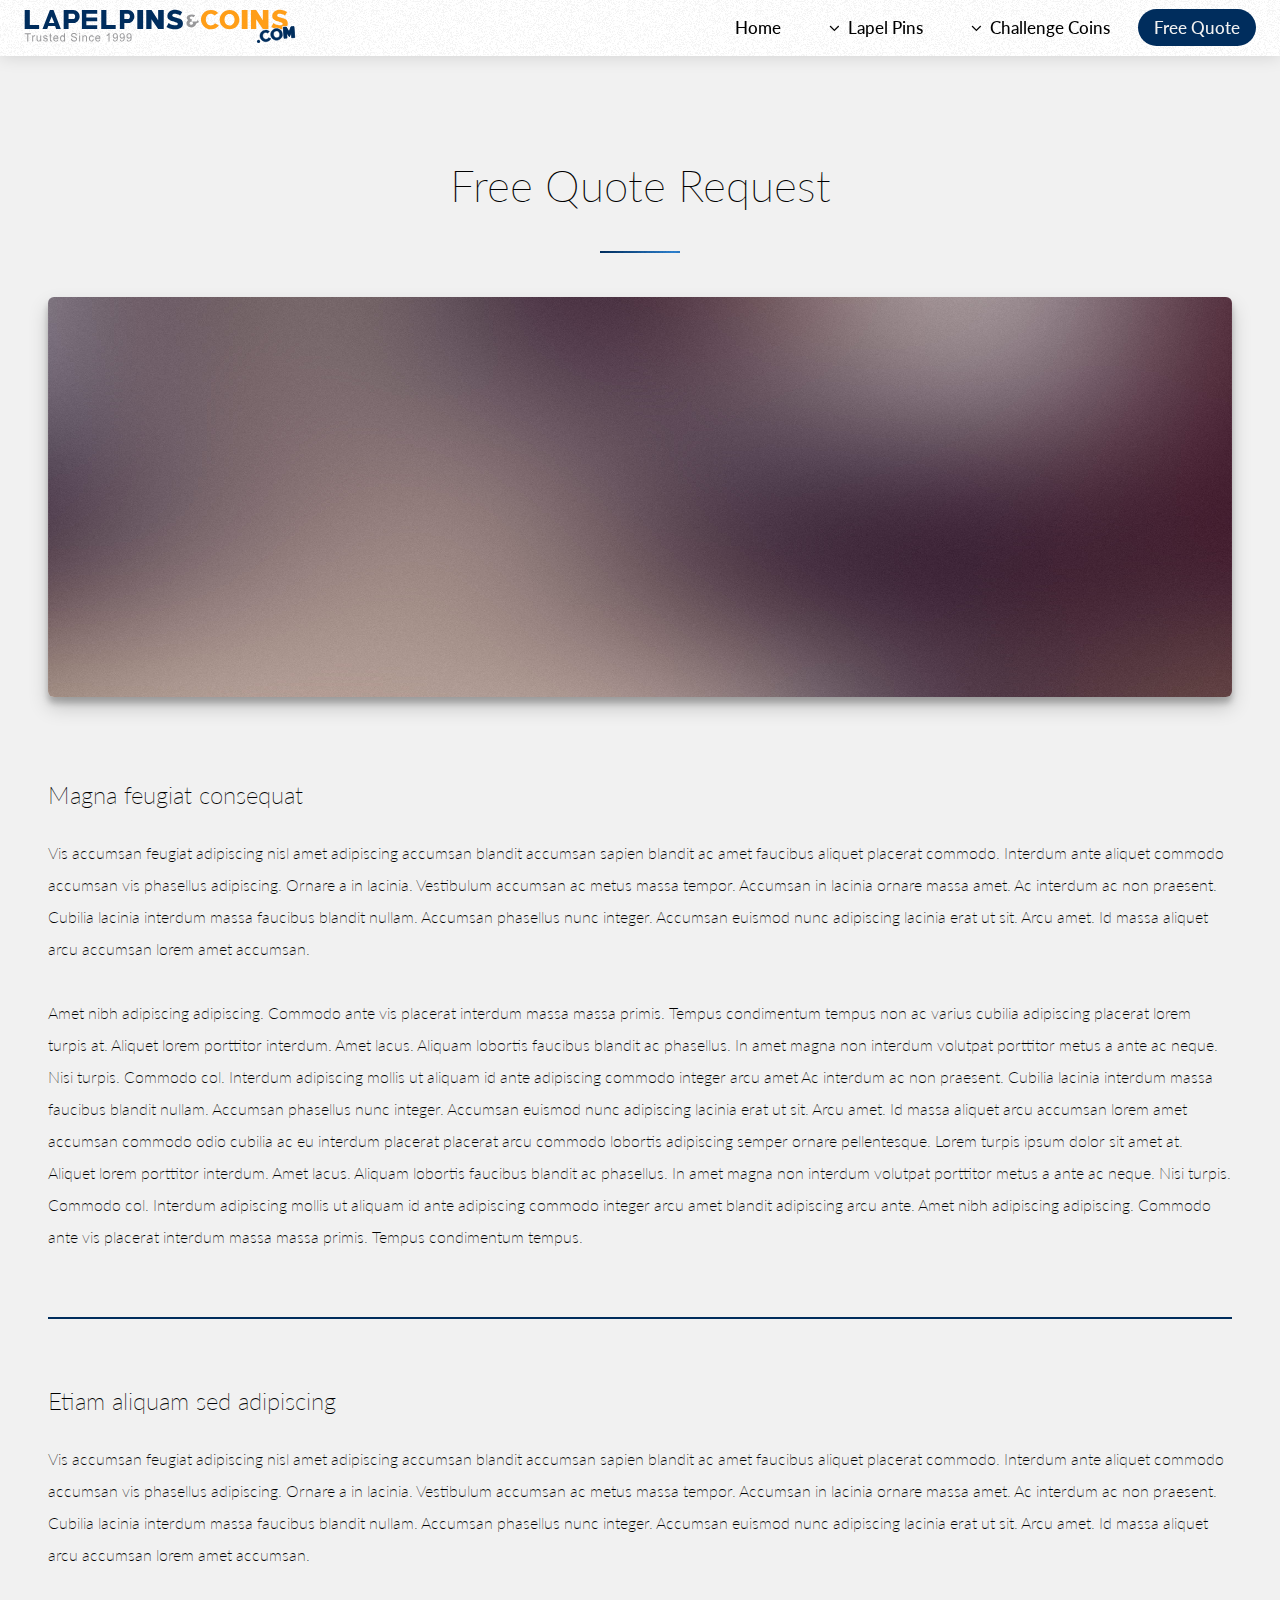
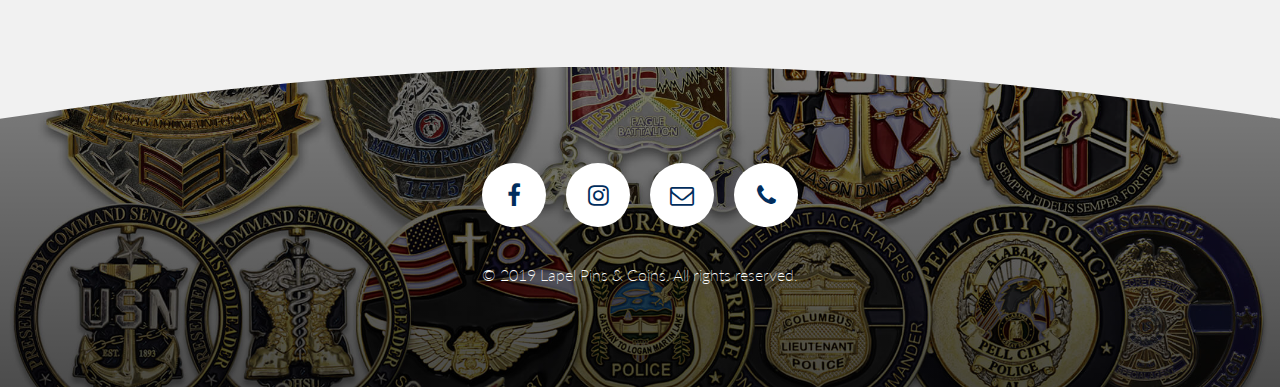
<file: generic2.html>
<!doctype html>
<!--
	Kendall Jackson
	https://kendalled.github.io
-->
<html lang="en">

<head>
	<title>Lapel Pins & Coins: Custom Orders in Minutes.</title>
	<meta charset="utf-8" />
	<meta name="viewport" content="width=device-width, initial-scale=1, user-scalable=yes" />
	<meta name="description" content="Lapel Pins and Coins has been making custom pins, challenge coins, & keychains since 1999." />
	<meta name="keywords" content="" />
	<link href="https://fonts.googleapis.com/css?family=Lato" rel="stylesheet">
	<link rel="stylesheet" href="assets/css/main.css" />
	<link rel="stylesheet" href="assets/css/font-awesome.min.css" />

	<!--	<link rel="icon" href="./images/favicon.png" type="image/png" />
-->
</head>

<body class="is-preload">

	<!-- Wrapper -->
	<div id="wrapper">

		<!-- Header -->
		<section id="header" class="primary">

			<!-- Logo -->
			<a href="index.html" class="logo"><img src="images/lapelSVG.svg" alt="PNG Logo for Lapel Pins & Coins." /></a>

			<!-- Nav -->
			<nav id="nav">
				<ul>
					<li class="current"><a href="index.html">Home</a></li>
					<li>
						<a href="#" class="icon fa-angle-down">Lapel Pins</a>
						<ul>
							<li><a href="#">Our Pins</a></li>
							<li><a href="#">Material & Sizing</a></li>
							<li><a href="#">Gallery</a></li>
							<li>
								<a href="#">Rush Pins</a>
								<ul>
									<li><a href="#">Hobby</a></li>
									<li><a href="#">Club & Event</a></li>
									<li><a href="#">Team</a></li>
									<li><a href="#">Corporate</a></li>
								</ul>
							</li>
						</ul>
					</li>
					<li>
						<a href="#" class="icon fa-angle-down">Challenge Coins</a>
						<ul>
							<li><a href="#">Our Coins</a></li>
							<li><a href="#">Material & Sizing</a></li>
							<li><a href="#">Gallery</a></li>
							<li>
								<a href="#">Rush Coins</a>
								<ul>
									<li><a href="#">Hobby</a></li>
									<li><a href="#">Club & Event</a></li>
									<li><a href="#">Team</a></li>
									<li><a href="#">Corporate</a></li>
								</ul>
							</li>
						</ul>
					</li>
					<li><a title="Links to quote page." class="quoteNav" href="quote.html">Free Quote</a></li>
				</ul>
			</nav>

		</section>

		<!-- Section -->
		<section class="wrapper style1">
			<div class="inner">
				<header class="major special">
					<h1>Free Quote Request</h1>
				</header>
				<div class="image main"><img src="images/pic04.jpg" alt="" /></div>
				<h3>Magna feugiat consequat</h3>
				<p>Vis accumsan feugiat adipiscing nisl amet adipiscing accumsan blandit accumsan sapien blandit ac amet faucibus aliquet placerat commodo. Interdum ante aliquet commodo accumsan vis phasellus adipiscing. Ornare a in lacinia. Vestibulum accumsan
					ac metus massa tempor. Accumsan in lacinia ornare massa amet. Ac interdum ac non praesent. Cubilia lacinia interdum massa faucibus blandit nullam. Accumsan phasellus nunc integer. Accumsan euismod nunc adipiscing lacinia erat ut sit. Arcu amet.
					Id massa aliquet arcu accumsan lorem amet accumsan.</p>
				<p>Amet nibh adipiscing adipiscing. Commodo ante vis placerat interdum massa massa primis. Tempus condimentum tempus non ac varius cubilia adipiscing placerat lorem turpis at. Aliquet lorem porttitor interdum. Amet lacus. Aliquam lobortis
					faucibus blandit ac phasellus. In amet magna non interdum volutpat porttitor metus a ante ac neque. Nisi turpis. Commodo col. Interdum adipiscing mollis ut aliquam id ante adipiscing commodo integer arcu amet Ac interdum ac non praesent.
					Cubilia lacinia interdum massa faucibus blandit nullam. Accumsan phasellus nunc integer. Accumsan euismod nunc adipiscing lacinia erat ut sit. Arcu amet. Id massa aliquet arcu accumsan lorem amet accumsan commodo odio cubilia ac eu interdum
					placerat placerat arcu commodo lobortis adipiscing semper ornare pellentesque. Lorem turpis ipsum dolor sit amet at. Aliquet lorem porttitor interdum. Amet lacus. Aliquam lobortis faucibus blandit ac phasellus. In amet magna non interdum
					volutpat porttitor metus a ante ac neque. Nisi turpis. Commodo col. Interdum adipiscing mollis ut aliquam id ante adipiscing commodo integer arcu amet blandit adipiscing arcu ante. Amet nibh adipiscing adipiscing. Commodo ante vis placerat
					interdum massa massa primis. Tempus condimentum tempus.</p>
				<hr class="major" />
				<h3>Etiam aliquam sed adipiscing</h3>
				<p>Vis accumsan feugiat adipiscing nisl amet adipiscing accumsan blandit accumsan sapien blandit ac amet faucibus aliquet placerat commodo. Interdum ante aliquet commodo accumsan vis phasellus adipiscing. Ornare a in lacinia. Vestibulum accumsan
					ac metus massa tempor. Accumsan in lacinia ornare massa amet. Ac interdum ac non praesent. Cubilia lacinia interdum massa faucibus blandit nullam. Accumsan phasellus nunc integer. Accumsan euismod nunc adipiscing lacinia erat ut sit. Arcu amet.
					Id massa aliquet arcu accumsan lorem amet accumsan.</p>

			</div>
		</section>

		<!-- Footer -->
		<section id="footer">

			<ul class="icons">
				<li><a href="#" class="icon alt2 fa-facebook" title="FaceBook Page Link"><span class="label">Facebook</span></a></li>
				<li><a href="#" class="icon alt2 fa-instagram" title="Instagram Page Link"><span class="label">Instagram</span></a></li>
				<li><a href="mailto:info@lapelpinsandcoins.com" class="icon alt2 fa-envelope-o" title="E-Mail Link"><span class="label">Email</span></a></li>
				<li><a href="" class="icon alt2 fa-phone" title="Phone Number Link"><span class="label">Phone</span></a></li>
			</ul>
			<p class="copyright">
				&copy; 2019 Lapel Pins & Coins. All rights reserved.
			</p>
		</section>

	</div>

	<!-- Scripts -->
	<script src="assets/js/jquery.min.js"></script>
	<script src="assets/js/jquery.dropotron.min.js"></script>
	<script src="assets/js/jquery.scrollex.min.js"></script>
	<script src="assets/js/jquery.scrolly.min.js"></script>
	<script src="assets/js/browser.min.js"></script>
	<script src="assets/js/breakpoints.min.js"></script>
	<script src="assets/js/util.js"></script>
	<script src="assets/js/main.js"></script>
	<script src="assets/js/lazysizes.min.js" async></script>


</body>

</html>
</file>
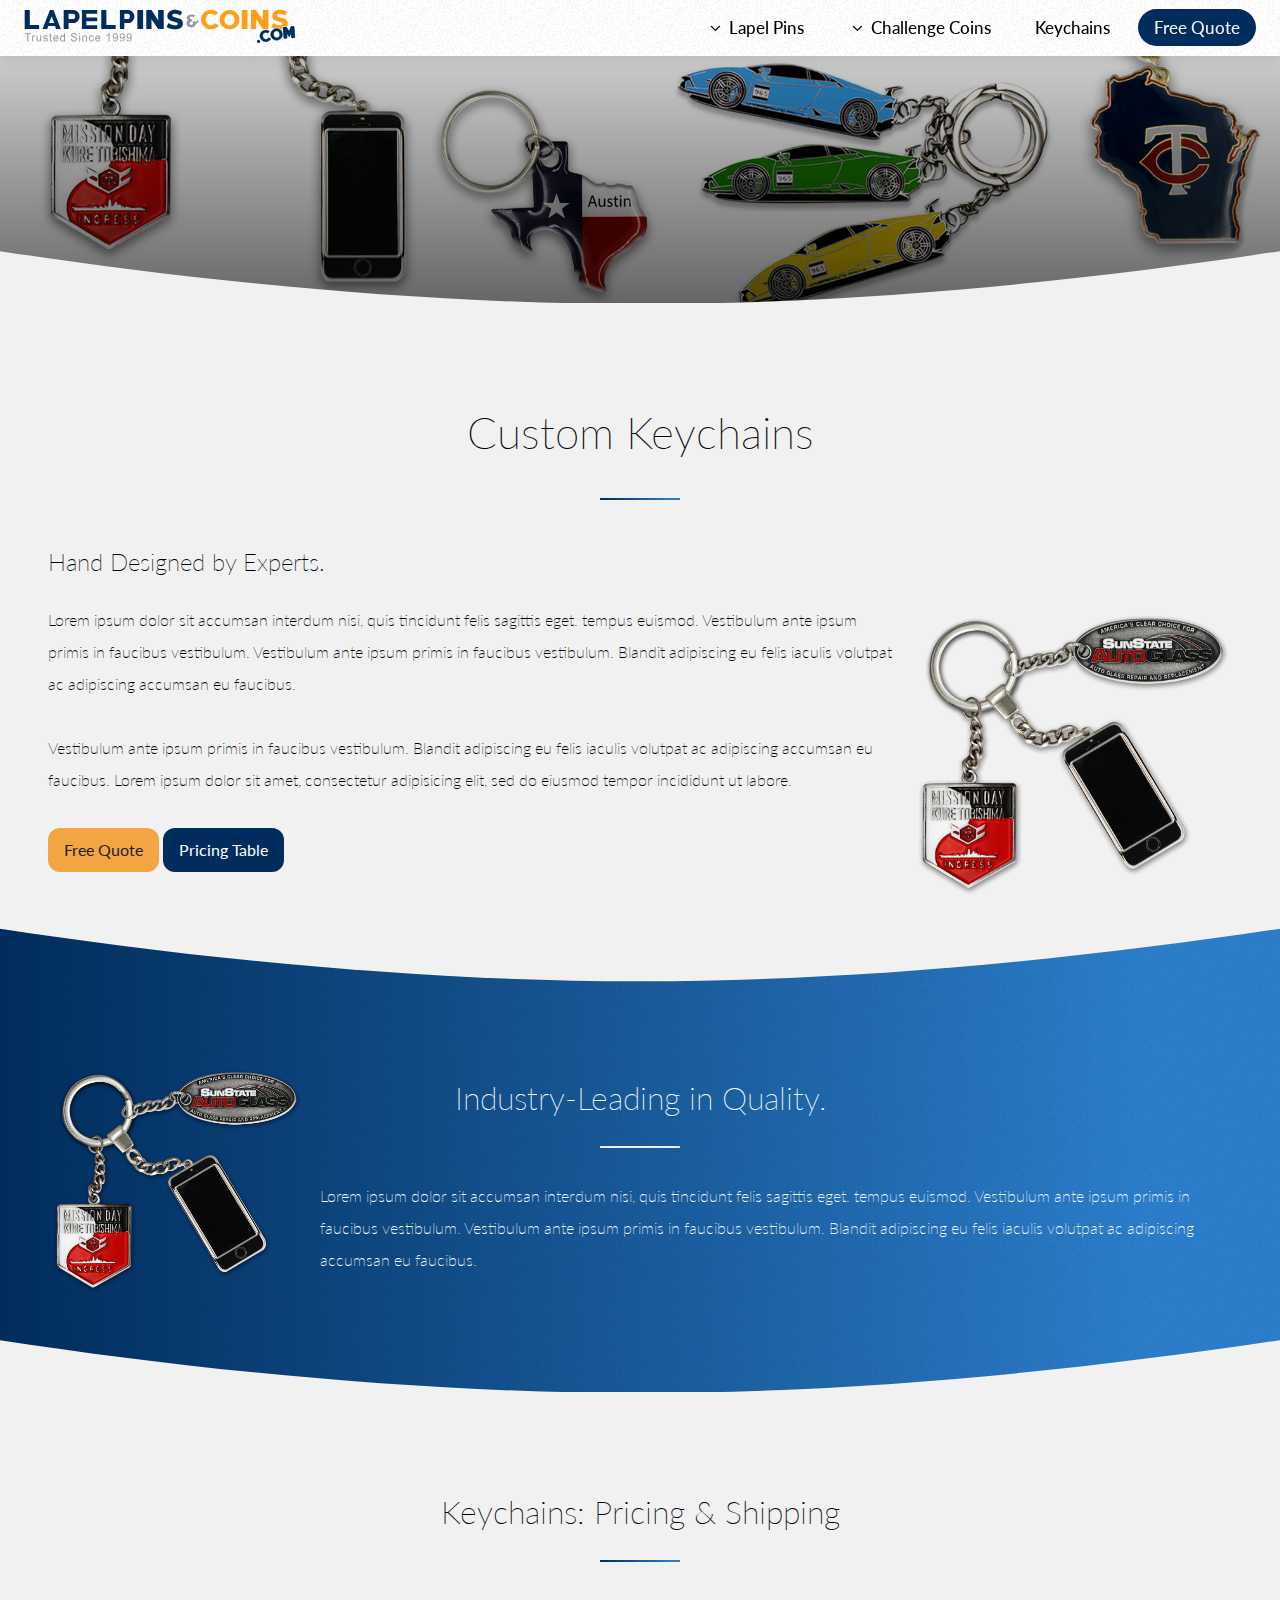
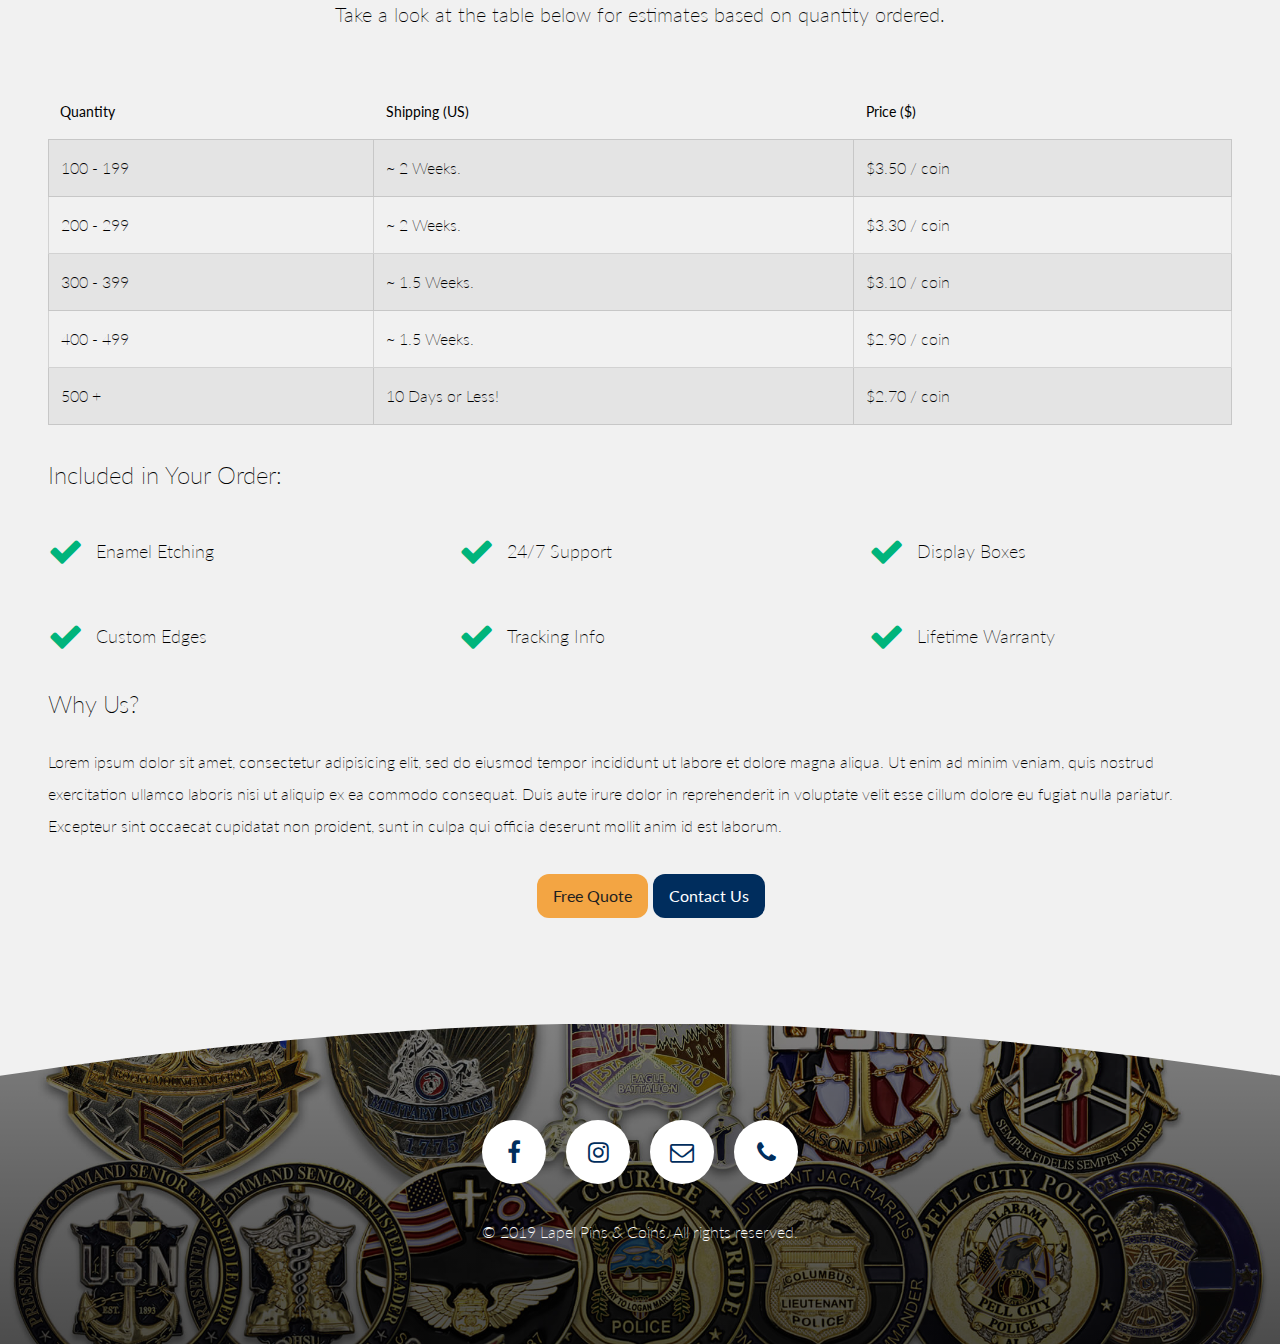
<file: keychains.html>
<!doctype html>
<!--
	Kendall Jackson
	https://kendalled.github.io
-->
<html lang="en">

<head>
	<title>Lapel Pins & Coins: Custom Quality Keychains</title>
	<meta charset="utf-8" />
	<meta name="viewport" content="width=device-width, initial-scale=1, user-scalable=yes" />
	<meta name="description" content="Get your customized keychains in under 14 days. Lapel Pins and Coins offers a lightning-fast order process, with your first art proof and quote free!" />
	<meta name="keywords" content="" />
	<link href="https://fonts.googleapis.com/css?family=Lato" rel="stylesheet">
	<link rel="stylesheet" href="assets/css/main.css" />
	<link rel="stylesheet" href="assets/css/font-awesome.min.css" />

	<!--	<link rel="icon" href="./images/favicon.png" type="image/png" />
-->
</head>

<body class="is-preload">

	<!-- Wrapper -->
	<div id="wrapper">

		<!-- Header -->
		<section id="header" class="primary">

			<!-- Logo -->
			<a href="index.html" class="logo"><img src="images/lapelSVG.svg" alt="PNG Logo for Lapel Pins & Coins." /></a>

			<!-- Nav -->
			<nav id="nav">
				<ul>
					<li>
						<a href="lapelpins.html" class="icon fa-angle-down">Lapel Pins</a>
						<ul>
							<li><a href="lapelpins.html">Our Pins</a></li>
							<li><a href="#">Materials & Sizing</a></li>
							<li>
								<a href="#">Stock Pins</a>
								<ul>
									<li><a href="#">Hobby & Team</a></li>
									<li><a href="#">Event & Corporate</a></li>
								</ul>
							</li>
						</ul>
					</li>
					<li>
						<a href="challengecoins.html" class="icon fa-angle-down">Challenge Coins</a>
						<ul>
							<li><a href="challengecoins.html">Our Coins</a></li>
							<li><a href="sizing.html">Material & Sizing</a></li>
							<li>
								<a href="#">Stock Coins</a>
								<ul>
									<li><a href="#">Hobby & Team</a></li>
									<li><a href="#">Event & Corporate</a></li>
								</ul>
							</li>
						</ul>
					</li>
					<li><a href="keychains.html">Keychains</a></li>
					<li><a title="Links to quote page." class="quoteNav" href="quote.html">Free Quote</a></li>
				</ul>
			</nav>

		</section>

		<!-- Banner -->
		<section id="banner2" style="background-image: linear-gradient(rgba(0, 0, 0, 0.2), rgba(0, 0, 0, 0.6)), url('images/keychainheader.jpg');">

		</section>

		<!-- Section -->
		<section class="wrapper style1">
			<header class="major special">
				<h1>Custom Keychains</h1>
			</header>
			<div class="inner">

				<!--<div class="image main"><img src="images/pic04.jpg" alt="" /></div>-->
				<!-- Section 1 -->
				<h3>Hand Designed by Experts.</h3>
				<p><span class="image right"><img src="images/homeChains.png" alt=""></span>Lorem ipsum dolor sit accumsan interdum nisi, quis tincidunt felis sagittis eget. tempus euismod. Vestibulum ante ipsum primis in faucibus vestibulum. Vestibulum
					ante ipsum primis in faucibus vestibulum. Blandit adipiscing eu felis iaculis volutpat ac adipiscing accumsan eu faucibus.<br /><br /> Vestibulum ante ipsum primis in faucibus vestibulum. Blandit adipiscing eu felis iaculis volutpat ac
					adipiscing accumsan eu faucibus. Lorem ipsum dolor sit amet, consectetur adipisicing elit, sed do eiusmod tempor incididunt ut labore.</p>
				<a href="challengecoins.html" title="Scrolls to video about us." class="buttony fullWidth alternateColor1 scrolly"><span>Free Quote</span></a>
				<a href="#targetScroll" title="Scrolls to video about us." class="buttony fullWidth alternateColor2 scrolly"><span>Pricing Table</span></a>

			</div>
		</section>

		<!-- Section 3 -->
		<section class="wrapper style2 alt">
			<div class="inner">

				<header class="major special">
					<h2>Industry-Leading in Quality.</h2>
				</header>

				<span class="image left"><img data-src="images/homeChains.png" alt="Picture of rope edge challenge coin." class="lazyload"></span>
				<p>Lorem ipsum dolor sit accumsan interdum nisi, quis tincidunt felis sagittis eget. tempus euismod. Vestibulum ante ipsum primis in faucibus vestibulum. Vestibulum ante ipsum primis in faucibus vestibulum. Blandit adipiscing eu felis iaculis
					volutpat ac adipiscing accumsan eu faucibus.</p>

			</div>
		</section>

		<!-- Section 4 -->
		<section class="wrapper style1" id="targetScroll">
			<div class="inner">

				<header class="major special">
					<h2 style="text-align: center;">Keychains: Pricing & Shipping</h2>
					<p style="text-align: center;">Take a look at the table below for estimates based on quantity ordered.</p>
				</header>
				<!-- START TABLE -->
				<div class="table-wrapper">
					<table class="alt">
						<thead>
							<tr>
								<th>Quantity</th>
								<th>Shipping (US)</th>
								<th>Price ($)</th>
							</tr>
						</thead>
						<tbody>
							<tr class="selecty">
								<td>100 - 199</td>
								<td>~ 2 Weeks.</td>
								<td>$3.50 / coin</td>
							</tr>
							<tr class="selecty">
								<td>200 - 299</td>
								<td>~ 2 Weeks.</td>
								<td>$3.30 / coin</td>
							</tr>
							<tr class="selecty">
								<td>300 - 399</td>
								<td>~ 1.5 Weeks.</td>
								<td>$3.10 / coin</td>
							</tr>
							<tr class="selecty">
								<td>400 - 499</td>
								<td>~ 1.5 Weeks.</td>
								<td>$2.90 / coin</td>
							</tr>
							<tr class="selecty">
								<td>500 +</td>
								<td>10 Days or Less!</td>
								<td>$2.70 / coin</td>
							</tr>
						</tbody>
					</table>
				</div>
				<!-- Section 2 -->

				<h3>Included in Your Order:</h3>
				<div class="col-7 col-12-medium">
					<div class="row gtr-200">
						<div class="col-4 col-12-xsmall">
							<ul class="check">
								<li>
									<div>Enamel Etching</div>
								</li>
								<li>
									<div>Custom Edges</div>
								</li>
							</ul>
						</div>
						<div class="col-4 col-12-xsmall">
							<ul class="check">
								<li>
									<div>24/7 Support</div>
								</li>
								<li>
									<div>Tracking Info</div>
								</li>
							</ul>
						</div>
						<div class="col-4 col-12-xsmall">
							<ul class="check">
								<li>
									<div>Display Boxes</div>
								</li>
								<li>
									<div>Lifetime Warranty</div>
								</li>
							</ul>
						</div>
					</div>
				</div>
				<h3>Why Us?</h3>
				<p>Lorem ipsum dolor sit amet, consectetur adipisicing elit, sed do eiusmod tempor incididunt ut labore et dolore magna aliqua. Ut enim ad minim veniam, quis nostrud exercitation ullamco laboris nisi ut aliquip ex ea commodo consequat. Duis aute irure dolor in reprehenderit in voluptate velit esse cillum dolore eu fugiat nulla pariatur. Excepteur sint occaecat cupidatat non proident, sunt in culpa qui officia deserunt mollit anim id est laborum.</p>
				<ul class="centered">
					<li><a href="challengecoins.html" title="Scrolls to video about us." class="buttony fullWidth alternateColor1 scrolly"><span>Free Quote</span></a></li>
					<li><a href="#targetScroll" title="Scrolls to video about us." class="buttony fullWidth alternateColor2 scrolly"><span>Contact Us</span></a></li>
				</ul>
			</div>
		</section>

		<!-- Footer -->
		<section id="footer">
			<ul class="icons">
				<li><a href="#" class="icon alt2 fa-facebook" title="FaceBook Page Link"><span class="label">Facebook</span></a></li>
				<li><a href="#" class="icon alt2 fa-instagram" title="Instagram Page Link"><span class="label">Instagram</span></a></li>
				<li><a href="#" class="icon alt2 fa-envelope-o" title="E-Mail Link"><span class="label">Email</span></a></li>
				<li><a href="#" class="icon alt2 fa-phone" title="Phone Number Link"><span class="label">Phone</span></a></li>
			</ul>
			<p class="copyright">
				&copy; 2019 Lapel Pins & Coins. All rights reserved.
			</p>
		</section>

	</div>

	<!-- Scripts -->
	<script src="assets/js/jquery.min.js"></script>
	<script src="assets/js/jquery.dropotron.min.js"></script>
	<script src="assets/js/jquery.scrollex.min.js"></script>
	<script src="assets/js/jquery.scrolly.min.js"></script>
	<script src="assets/js/browser.min.js"></script>
	<script src="assets/js/breakpoints.min.js"></script>
	<script src="assets/js/util.js"></script>
	<script src="assets/js/main.js"></script>
	<script src="assets/js/lazysizes.min.js" async></script>


</body>

</html>
</file>
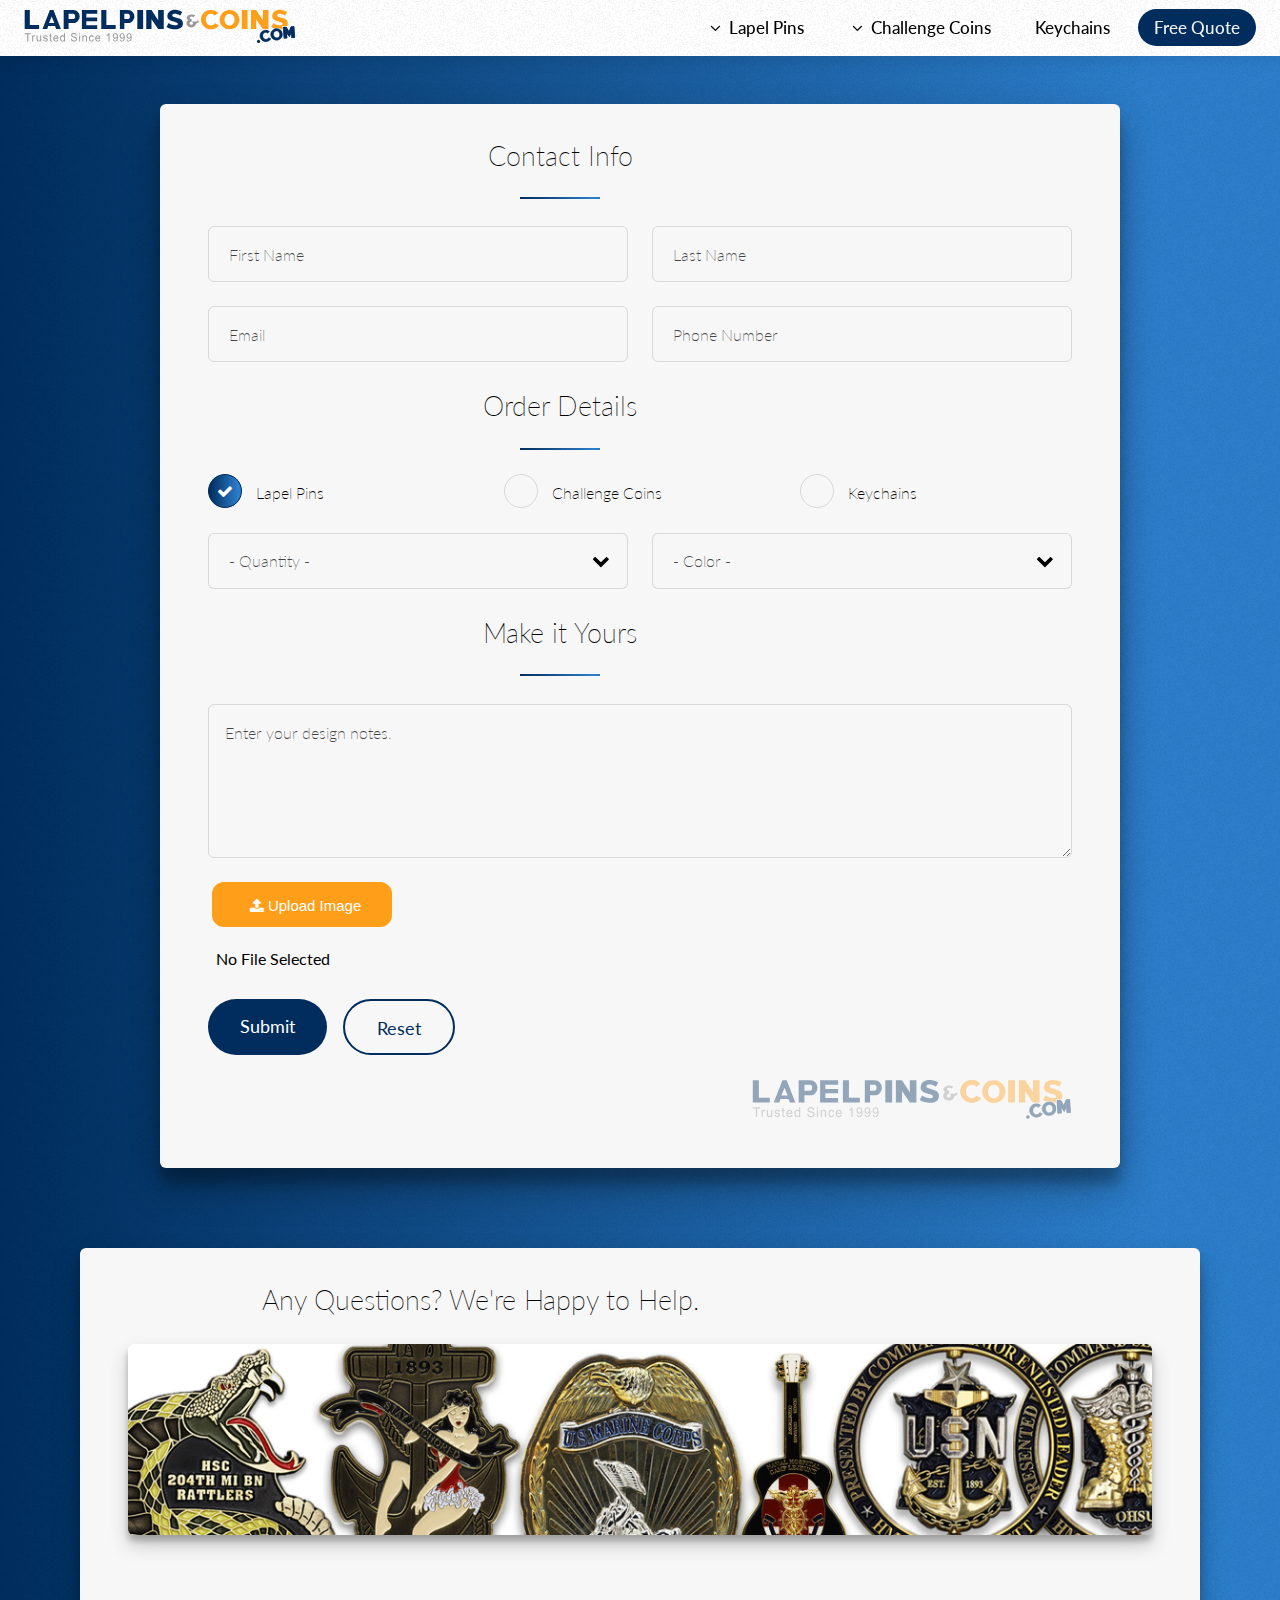
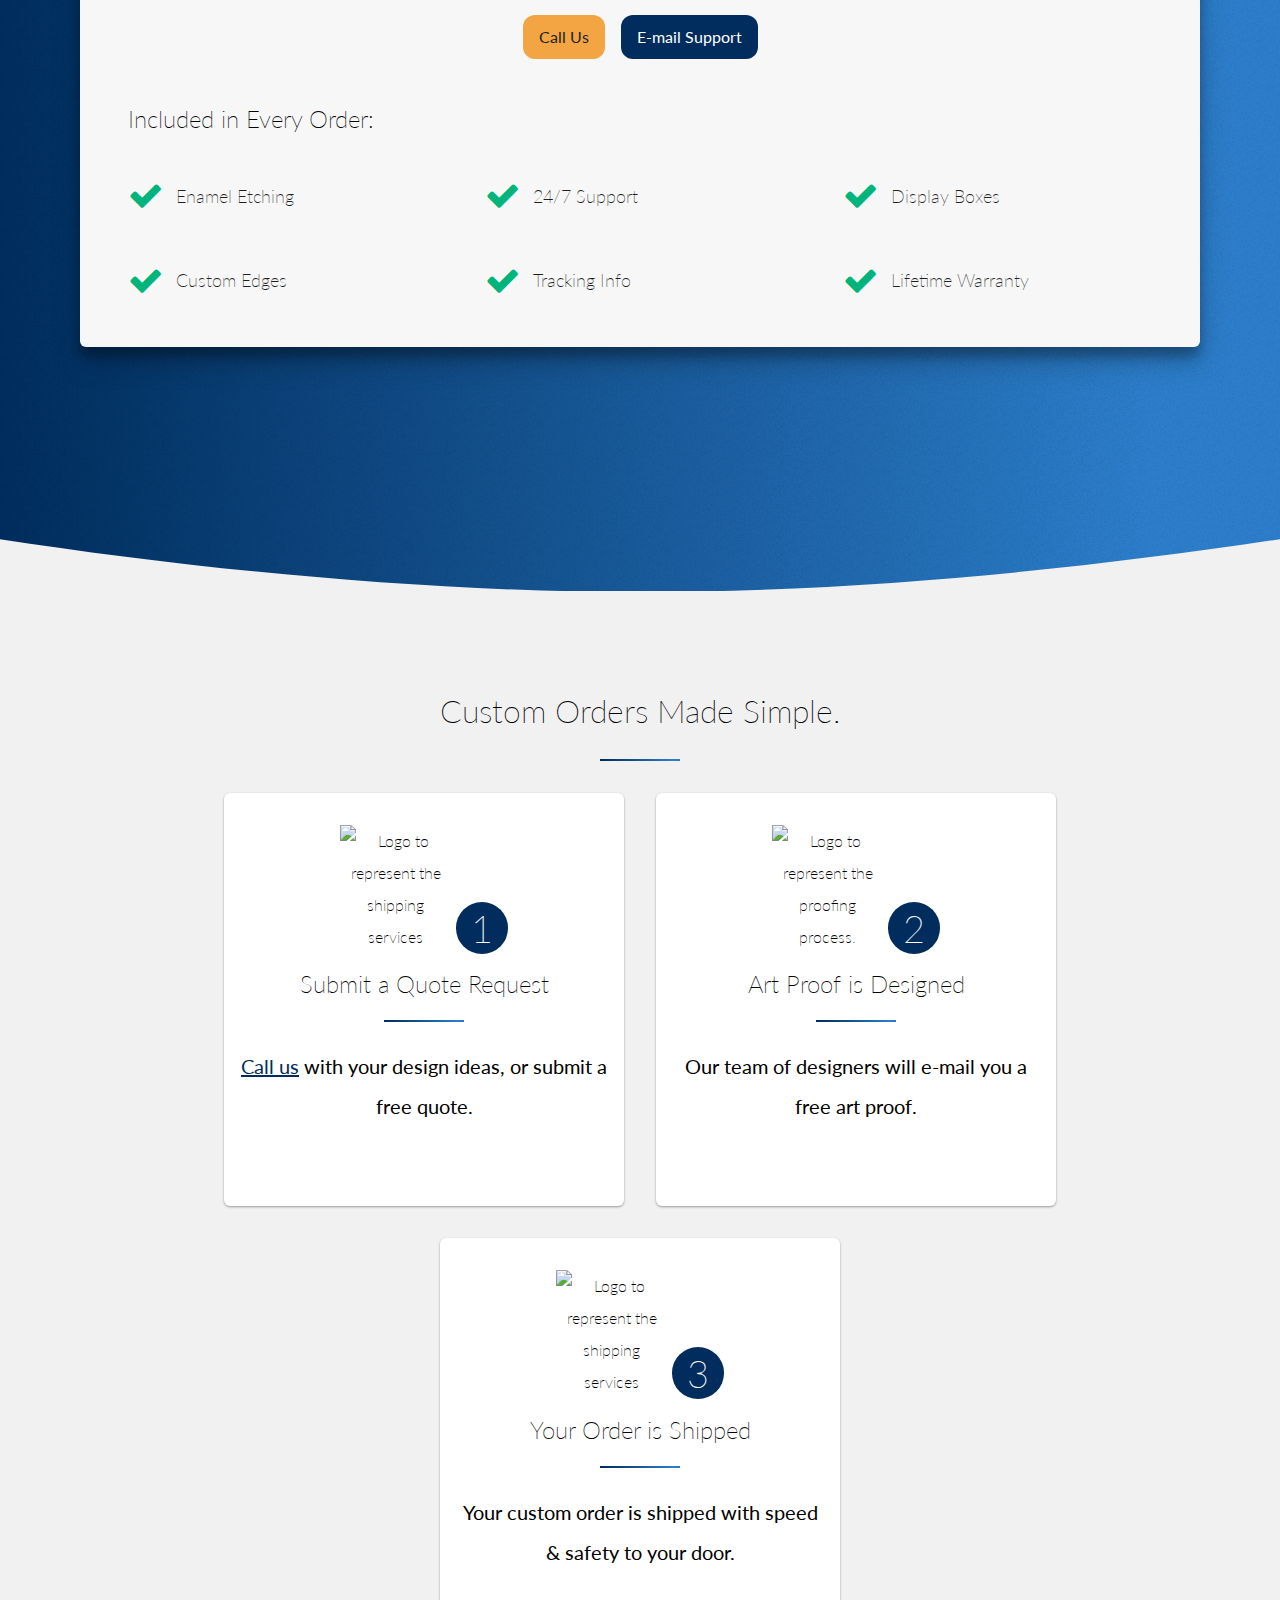
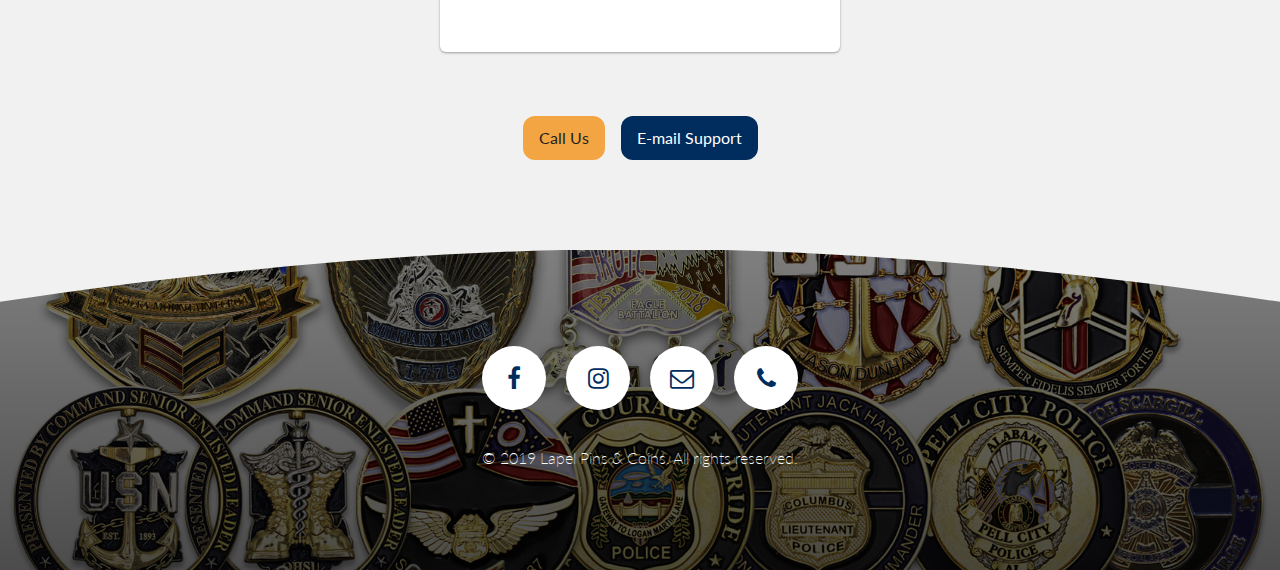
<file: quote.html>
<!doctype html>
<!--
	Kendall Jackson
	https://kendalled.github.io
-->
<html lang="en">

<head>
	<title>Quote & Artwork Request - Lapel Pins & Coins</title>
	<meta charset="utf-8" />
	<meta name="viewport" content="width=device-width, initial-scale=1, user-scalable=yes" />
	<meta name="description" content="Lapel Pins and Coins offers a 2 minute quote process, with no obligation. Get your free art proof today!" />
	<meta name="keywords" content="" />
	<link href="https://fonts.googleapis.com/css?family=Lato" rel="stylesheet">
	<link rel="stylesheet" href="assets/css/main.css" />
	<link rel="stylesheet" href="assets/css/font-awesome.min.css" />

	<!--	<link rel="icon" href="./images/favicon.png" type="image/png" />
-->
</head>

<body class="is-preload">

	<!-- Wrapper -->
	<div id="wrapper">

		<!-- Header -->
		<section id="header" class="primary">

			<!-- Logo -->
			<a href="index.html" class="logo scrolly"><img src="images/lapelSVG.svg" alt="PNG Logo for Lapel Pins & Coins." /></a>

			<!-- Nav -->
			<nav id="nav">
				<ul>
					<li>
						<a href="lapelpins.html" class="icon fa-angle-down">Lapel Pins</a>
						<ul>
							<li><a href="lapelpins.html">Our Pins</a></li>
							<li><a href="#">Materials & Sizing</a></li>
							<li>
								<a href="#">Stock Pins</a>
								<ul>
									<li><a href="#">Hobby & Team</a></li>
									<li><a href="#">Event & Corporate</a></li>
								</ul>
							</li>
						</ul>
					</li>
					<li>
						<a href="challengecoins.html" class="icon fa-angle-down">Challenge Coins</a>
						<ul>
							<li><a href="challengecoins.html">Our Coins</a></li>
							<li><a href="sizing.html">Material & Sizing</a></li>
							<li>
								<a href="#">Stock Coins</a>
								<ul>
									<li><a href="#">Hobby & Team</a></li>
									<li><a href="#">Event & Corporate</a></li>
								</ul>
							</li>
						</ul>
					</li>
					<li><a href="keychains.html">Keychains</a></li>
					<li><a title="Links to quote page." class="quoteNav" href="quote.html">Free Quote</a></li>
				</ul>
			</nav>
		</section>

		<!-- Section -->
		<section class="wrapper style3 alt">

			<div class="inner">
				<div id="quoteForm">
					<!-- Form -->
					<header class="major special">
						<h1 class="quoteH1">Contact Info</h1>
					</header>
					<form name="Free Quote Request" data-netlify="true" method="post" action="#" class="alt">
						<div class="row gtr-uniform">
							<!-- First Name -->
							<div class="col-6 col-12-xsmall">
								<input type="text" name="First Name" id="demo-Fname" value="" placeholder="First Name" required>
							</div>
							<!-- Last Name -->
							<div class="col-6 col-12-xsmall">
								<input type="text" name="Last Name" id="demo-Lname" value="" placeholder="Last Name" required>
							</div>
							<!-- Email -->
							<div class="col-6 col-12-xsmall">
								<input type="email" name="Email" id="demo-email" value="" placeholder="Email" required>
							</div>
							<!-- Phone Number -->
							<div class="col-6 col-12-xsmall">
								<input type="text" name="Phone" id="demo-phone" value="" placeholder="Phone Number" required>
							</div>

							<header class="major special">
								<h1 class="quoteH1">Order Details</h1>
							</header>

							<div class="col-4 col-12-small">
								<input type="radio" id="demo-priority-low" name="demo-priority" checked="">
								<label for="demo-priority-low">Lapel Pins</label>
							</div>
							<div class="col-4 col-12-small">
								<input type="radio" id="demo-priority-normal" name="demo-priority">
								<label for="demo-priority-normal">Challenge Coins</label>
							</div>
							<div class="col-4 col-12-small">
								<input type="radio" id="demo-priority-high" name="demo-priority">
								<label for="demo-priority-high">Keychains</label>
							</div>
							<div class="col-6">
								<select name="Quantity" id="demo-category">
									<option value="">- Quantity -</option>
									<option value="100-199">100-199</option>
									<option value="200-299">200-299</option>
									<option value="300+">300+</option>
								</select>
							</div>

							<div class="col-6">
								<select name="Color" id="demo-category">
									<option value="">- Color -</option>
									<option value="Single">One Side</option>
									<option value="Double">Both Sides</option>
									<option value="No Color">Colorless</option>
								</select>
							</div>

							<header class="major special">
								<h1 class="quoteH1">Make it Yours</h1>
							</header>
							<!-- Break -->
							<div class="col-12 col-12-xsmall">
								<textarea name="Design Notes" id="demo-message" placeholder="Enter your design notes." rows="4"></textarea>
							</div>

							<div class="col-12 col-12-xsmall file-input-wrapper" id="file-input">
								<label for="upload-file" class="file-input-button icon fa-upload"> Upload Image</label>
								<input id="upload-file" type="file" name="image" />
								<label for="upload-file" data-js-label style="margin-left: .5em;">No File Selected</label>
							</div>



							<!-- Break -->
							<div class="col-12">
								<ul class="actions">
									<li><input type="submit" value="Submit" /></li>
									<li><input type="reset" value="Reset" /></li>
								</ul>
							</div>
							<div class="col-12">
								<img class="quoteLogo" src="images/lapelSVG.svg" alt="PNG Logo for Lapel Pins & Coins." />
							</div>
						</div>
					</form>
				</div>

				<div class="quoteHeader">
					<h2 class="quoteH1">Any Questions? We're Happy to Help.</h2>
					<!-- Section 3 -->
					<div class="image main"><img src="images/quoteheader.jpg" alt="Picture of our Challenge Coins." /></div>
					<ul class="actions special">
						<li><a href="tel:+18443954464" title="Our dedicated custom challenge coins page." class="buttony fullWidth alternateColor1 scrolly"><span>Call Us</span></a></li>
						<li><a href="mailto:info@lapelpinsandcoins.com" title="Links to the free quote page." class="buttony fullWidth alternateColor2 scrolly"><span>E-mail Support</span></a></li>
					</ul>
					<h3>Included in Every Order:</h3>
					<div class="col-7 col-12-medium">
						<div class="row gtr-200">
							<div class="col-4 col-12-xsmall">
								<ul class="check">
									<li>
										<div>Enamel Etching</div>
									</li>
									<li>
										<div>Custom Edges</div>
									</li>
								</ul>
							</div>
							<div class="col-4 col-12-xsmall">
								<ul class="check">
									<li>
										<div>24/7 Support</div>
									</li>
									<li>
										<div>Tracking Info</div>
									</li>
								</ul>
							</div>
							<div class="col-4 col-12-xsmall">
								<ul class="check">
									<li>
										<div>Display Boxes</div>
									</li>
									<li>
										<div>Lifetime Warranty</div>
									</li>
								</ul>
							</div>
						</div>

					</div>
				</div>
			</div>
		</section>



		<!-- last section -->
		<section class="wrapper style1" id="targetScroll">
			<div class="inner">
				<div class="inner">
					<header class="major special alt">
						<h2>Custom Orders Made Simple.</h2>
						<!-- start codepen -->

						<div class="features">

							<div class="cardy">

								<br />

								<img data-src="images/PAPER.svg" alt="Logo to represent the shipping services" class="lazyload" />
								<span>1</span>
								<h3>Submit a Quote Request<br /></h3>

								<p><strong><a class="noUL" href="tel:+18443954464" title="Link to call Lapel Pins & Coins">Call us</a> with your design ideas, or submit a free quote.</strong></p>
								<!-- yah -->
							</div>

							<div class="cardy">
								<br />
								<img data-src="images/COMPUTER.svg" alt="Logo to represent the proofing process." class="lazyload" />
								<span>2</span>
								<h3>Art Proof is Designed</h3>
								<p><strong>Our team of designers will e-mail you a free art proof.</strong></p>
								<!-- yah -->
							</div>

							<div class="cardy">
								<br />
								<img data-src="images/BOX.svg" alt="Logo to represent the shipping services" class="lazyload" />
								<span>3</span>
								<h3>Your Order is Shipped</h3>
								<p><strong>Your custom order is shipped with speed & safety to your door.</strong></p>
								<!-- yah -->
							</div>

						</div>
						<!-- end codepen -->
						<ul class="actions special">
							<li><a href="tel:+18443954464" title="Our dedicated custom challenge coins page." class="buttony fullWidth alternateColor1 scrolly"><span>Call Us</span></a></li>
							<li><a href="mailto:info@lapelpinsandcoins.com" title="Links to the free quote page." class="buttony fullWidth alternateColor2 scrolly"><span>E-mail Support</span></a></li>
						</ul>

					</header>

				</div>
			</div>
		</section>

		<!-- Footer -->
		<section id="footer">

			<ul class="icons">
				<li><a href="#" class="icon alt2 fa-facebook" title="FaceBook Page Link"><span class="label">Facebook</span></a></li>
				<li><a href="#" class="icon alt2 fa-instagram" title="Instagram Page Link"><span class="label">Instagram</span></a></li>
				<li><a href="mailto:info@lapelpinsandcoins.com" class="icon alt2 fa-envelope-o" title="E-Mail Link"><span class="label">Email</span></a></li>
				<li><a href="tel:+18443954464" class="icon alt2 fa-phone" title="Phone Number Link"><span class="label">Phone</span></a></li>
			</ul>
			<p class="copyright">
				&copy; 2019 Lapel Pins & Coins. All rights reserved.
			</p>
		</section>

	</div>

	<!-- Scripts -->
	<script src="assets/js/jquery.min.js"></script>
	<script src="assets/js/jquery.dropotron.min.js"></script>
	<script src="assets/js/jquery.scrollex.min.js"></script>
	<script src="assets/js/jquery.scrolly.min.js"></script>
	<script src="assets/js/browser.min.js"></script>
	<script src="assets/js/breakpoints.min.js"></script>
	<script src="assets/js/util.js"></script>
	<script src="assets/js/main.js"></script>
	<script src="assets/js/lazysizes.min.js" async></script>
	<script>
		var inputs = document.querySelectorAll('#file-input')

		for (var i = 0, len = inputs.length; i < len; i++) {
			customInput(inputs[i])
		}

		function customInput(el) {
			const fileInput = el.querySelector('[type="file"]')
			const label = el.querySelector('[data-js-label]')

			fileInput.onchange =
				fileInput.onmouseout = function() {
					if (!fileInput.value) return

					var value = fileInput.value.replace(/^.*[\\\/]/, '')
					el.className += ' -chosen'
					label.innerText = " ✅ " + value
				}
		}
	</script>

</body>

</html>
</file>
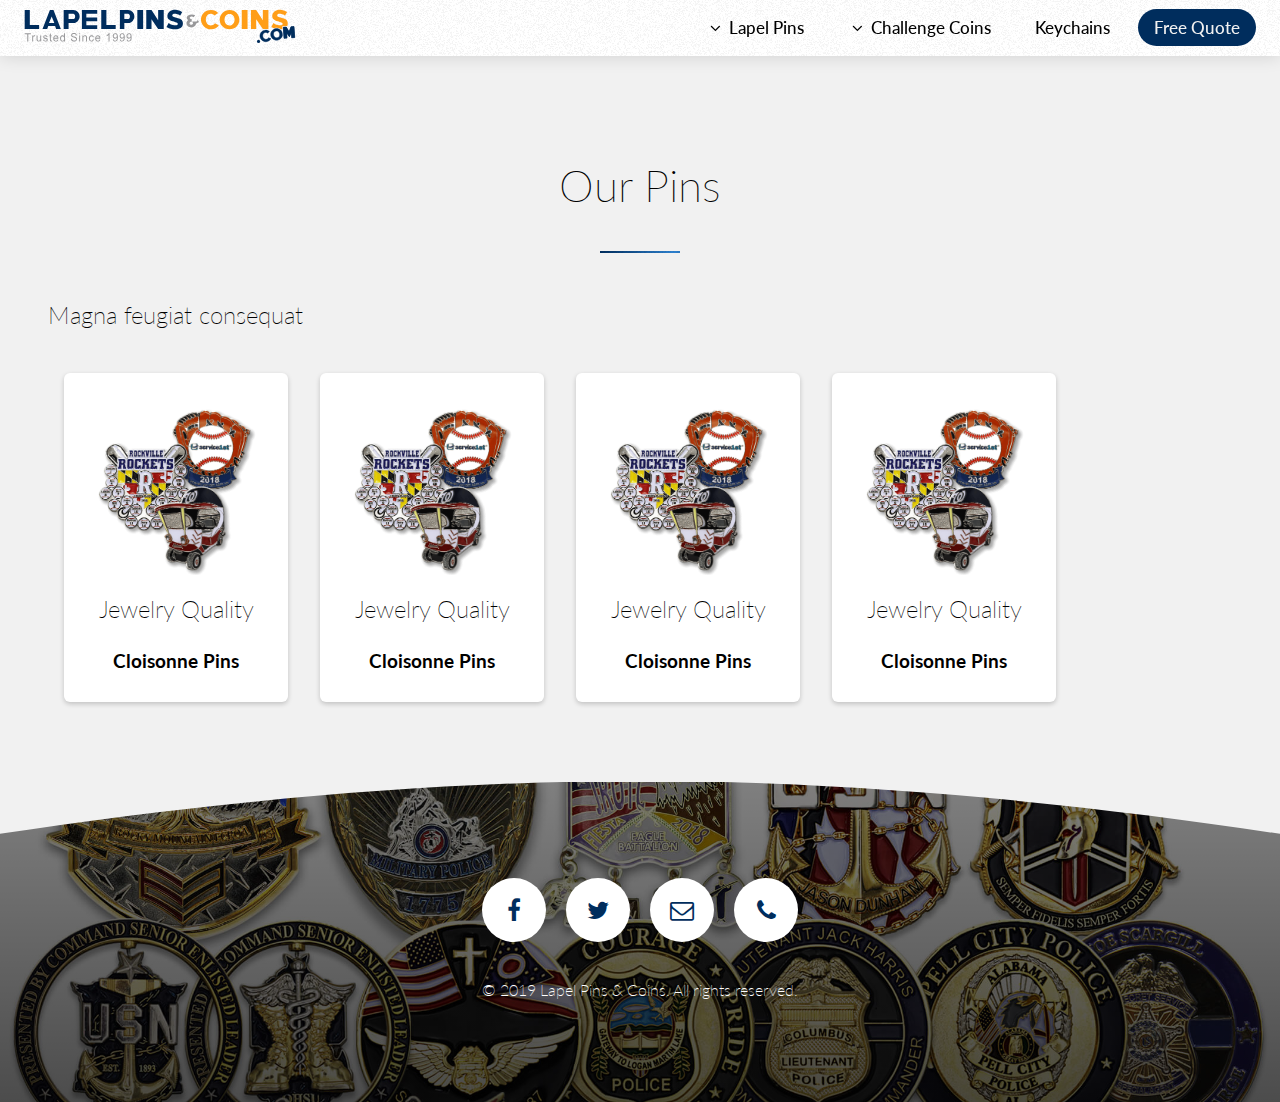
<file: sizing.html>
<!DOCTYPE HTML>
<!--
	Hyperbolic by Pixelarity
	pixelarity.com | hello@pixelarity.com
	License: pixelarity.com/license
-->
<html>

<head>
	<title>Untitled</title>
	<meta charset="utf-8" />
	<meta name="viewport" content="width=device-width, initial-scale=1, user-scalable=no" />
	<meta name="description" content="" />
	<meta name="keywords" content="" />
	<link rel="stylesheet" href="assets/css/main.css" />
	<link href="https://fonts.googleapis.com/css?family=Lato" rel="stylesheet">
	<link rel="stylesheet" href="assets/css/main.css" />
</head>

<body class="is-preload">

	<!-- Wrapper -->
	<div id="wrapper">

		<!-- Header -->
		<section id="header" class="primary">

			<!-- Logo -->
			<a href="index.html" class="logo scrolly"><img src="images/lapelSVG.svg" alt="PNG Logo for Lapel Pins & Coins." /></a>


			<!-- Nav -->
			<nav id="nav">
				<ul>
					<li>
						<a href="lapelpins.html" class="icon fa-angle-down">Lapel Pins</a>
						<ul>
							<li><a href="lapelpins.html">Our Pins</a></li>
							<li><a href="sizing.html">Materials & Sizing</a></li>
							<li>
								<a href="#">Stock Pins</a>
								<ul>
									<li><a href="#">Hobby & Team</a></li>
									<li><a href="#">Event & Corporate</a></li>
								</ul>
							</li>
						</ul>
					</li>
					<li>
						<a href="challengecoins.html" class="icon fa-angle-down">Challenge Coins</a>
						<ul>
							<li><a href="challengecoins.html">Our Coins</a></li>
							<li><a href="sizing.html">Material & Sizing</a></li>
						</ul>
					</li>
					<li><a href="keychains.html">Keychains</a></li>
					<li><a title="Links to quote page." class="quoteNav" href="quote.html">Free Quote</a></li>
				</ul>
			</nav>

		</section>

		<!-- Section -->
		<section class="wrapper style1">
			<div class="inner">
				<header class="major special">
					<h1>Our Pins</h1>

				</header>
				<!--<div class="image main"><img src="images/pic04.jpg" alt="" /></div>-->
				<h3>Magna feugiat consequat</h3>
				<div class="container">
				<div class="product">
					<div class="product-img">
						<a href="#"><img src="images/homePins.png" alt="img"></a>
					</div>
					<h3 class="product-heading">
						<a href="#">Jewelry Quality</a>
					</h3>

					<div class="product-price">
						Cloisonne Pins
					</div>
					<div class="product-lower">
						<div class="product-short-description">
							Lorem ipsum dolor sit amet, ne duo urbanitas eloquentiam consectetuer.
						</div>
						<a href="#" class="product-atc">Add to Cart</a>
					</div>
				</div>

				<div class="product">
					<div class="product-img">
						<a href="#"><img src="images/homePins.png" alt="img"></a>
					</div>
					<h3 class="product-heading">
						<a href="#">Jewelry Quality</a>
					</h3>

					<div class="product-price">
						Cloisonne Pins
					</div>
					<div class="product-lower">
						<div class="product-short-description">
							Lorem ipsum dolor sit amet, ne duo urbanitas eloquentiam consectetuer.
						</div>
						<a href="#" class="product-atc">Add to Cart</a>
					</div>
				</div>

				<div class="product">
					<div class="product-img">
						<a href="#"><img src="images/homePins.png" alt="img"></a>
					</div>
					<h3 class="product-heading">
						<a href="#">Jewelry Quality</a>
					</h3>

					<div class="product-price">
						Cloisonne Pins
					</div>
					<div class="product-lower">
						<div class="product-short-description">
							Lorem ipsum dolor sit amet, ne duo urbanitas eloquentiam consectetuer.
						</div>
						<a href="#" class="product-atc">Add to Cart</a>
					</div>
				</div>

				<div class="product">
					<div class="product-img">
						<a href="#"><img src="images/homePins.png" alt="img"></a>
					</div>
					<h3 class="product-heading">
						<a href="#">Jewelry Quality</a>
					</h3>

					<div class="product-price">
						Cloisonne Pins
					</div>
					<div class="product-lower">
						<div class="product-short-description">
							Lorem ipsum dolor sit amet, ne duo urbanitas eloquentiam consectetuer.
						</div>
						<a href="#" class="product-atc">Add to Cart</a>
					</div>
				</div>
			</div>
			</div>
		</section>

		<!-- Footer -->
		<section id="footer">

			<ul class="icons">
				<li><a rel="noopener" href="https://fb.me/LapelPinsCoins" class="icon alt2 fa-facebook" title="FaceBook Page Link" target="_blank"><span class="label">Facebook</span></a></li>
				<li><a rel="noopener" href="https://twitter.com/LapelPinsCoins" class="icon alt2 fa-twitter" title="Twitter Page Link" target="_blank"><span class="label">Instagram</span></a></li>
				<li><a href="mailto:info@lapelpinsandcoins.com" class="icon alt2 fa-envelope-o" title="E-Mail Link" target="_blank"><span class="label">Email</span></a></li>
				<li><a href="tel:+18443954464" class="icon alt2 fa-phone" title="Phone Number Link" target="_blank"><span class="label">Phone</span></a></li>
			</ul>
			<p class="copyright">
				&copy; 2019 Lapel Pins & Coins. All rights reserved.
			</p>
		</section>


	<!-- Scripts -->
	<script src="assets/js/jquery.min.js"></script>
	<script src="assets/js/jquery.dropotron.min.js"></script>
	<script src="assets/js/jquery.scrollex.min.js"></script>
	<script src="assets/js/jquery.scrolly.min.js"></script>
	<script src="assets/js/browser.min.js"></script>
	<script src="assets/js/breakpoints.min.js"></script>
	<script src="assets/js/util.js"></script>
	<script src="assets/js/main.js"></script>

</body>

</html>
</file>
<file: assets/css/main.css>
/*
	Lapel Pins & Coins - 2
	Kendall Jackson
*/
@import url(font-awesome.min.css);
@font-face {
	font-display: swap;
}
html,
body,
div,
span,
applet,
object,
iframe,
h1,
h2,
h3,
h4,
h5,
h6,
p,
blockquote,
pre,
a,
abbr,
acronym,
address,
big,
cite,
code,
del,
dfn,
em,
img,
ins,
kbd,
q,
s,
samp,
small,
strike,
strong,
sub,
sup,
tt,
var,
b,
u,
i,
center,
dl,
dt,
dd,
ol,
ul,
li,
fieldset,
form,
label,
legend,
table,
caption,
tbody,
tfoot,
thead,
tr,
th,
td,
article,
aside,
canvas,
details,
embed,
figure,
figcaption,
footer,
header,
hgroup,
menu,
nav,
output,
ruby,
section,
summary,
time,
mark,
audio,
video {
	margin: 0;
	padding: 0;
	border: 0;
	font-size: 100%;
	font: inherit;
	vertical-align: baseline;
}
article,
aside,
details,
figcaption,
figure,
footer,
header,
hgroup,
menu,
nav,
section {
	display: block;
}
body {
	line-height: 1;
}
ol,
ul {
	list-style: none;
}
/*Kendall*/
.quoteH1{
	text-align: center;
	font-size: 1.7rem;
	width: 55vw;
	justify-content: center;
}
#quoteForm {
  box-shadow: 0 19px 38px rgba(0,0,0,0.30), 0 15px 12px rgba(0,0,0,0.22);
  border-radius: 6px;
  background-color: #f7f7f7;
  padding: 2em 3em 1em 3em;
  max-width: 60em;
  height: auto;
	margin: -5rem auto;
	color: #1f1f1f;
}
#quoteImg {
	margin-top: 0rem;
}
.quoteLogo{
	max-width: 20em;
	float: right;
	opacity: 0.4;
}
.quoteHeader{
	box-shadow: 0 14px 28px rgba(0,0,0,0.25), 0 10px 10px rgba(0,0,0,0.22);
  border-radius: 6px;
  background-color: #f7f7f7;
  padding: 2em 3em 1em 3em;
  max-width: 70rem;
  height: auto;
	margin: 10rem auto;
	color: #1f1f1f;
}

.selecty:hover {
  background-color: #002d5d;
  transition: .3s all;
  color: white;
}
ul.check {
	list-style: none;
	padding-left: 0;
}
ul.check li {
	text-decoration: none;
	padding: 0 0 2em 3em;
	position: relative;
}
ul.check li:before {
	-moz-osx-font-smoothing: grayscale;
	-webkit-font-smoothing: antialiased;
	font-family: FontAwesome;
	font-style: normal;
	font-weight: normal;
	text-transform: none !important;
}
ul.check li:before {
	color: #00b47b;
	content: '\f00c';
	display: block;
	font-size: 2.2em;
	left: 0;
	position: absolute;
}
ul.check li:last-child {
	padding-bottom: 0;
}
ul.check li > div {
	padding-top: 1em;
  font-size: 1.1rem;
}
ul.centered {
	display: flex;
	list-style: none;
	-moz-justify-content: center;
	-webkit-justify-content: center;
	-ms-justify-content: center;
	justify-content: center;
}


.cardy {
	box-shadow: 0 1px 3px rgba(0, 0, 0, 0.18), 0 1px 2px rgba(0, 0, 0, 0.2);
	transition: all 0.4s cubic-bezier(.25, .8, .25, 1);
	border-radius: 6px;
	background-color: #fff;
	color: #000;
	max-width: 25em;
	padding: 0em 1em 1em 1em;
	margin: 0em 1em 2em 1em;
	height: auto;
}
.cardy img {
	max-width: 7em;
	height: auto;
	padding: 0 0 0 0;
}
.cardy span {
	background-color: #002d5d;
	border-radius: 100%;
	color: #fff;
	font-size: 2.4rem;
	padding: .08em .4em;
}
.cardy:hover {
	transform: scale(1.2);
	-webkit-transform: scale(1.2);
	-moz-transform: scale(1.2);
	-o-transform: scale(1.2);
	-ms-transform: scale(1.2);
	z-index: 1;
}
@media screen and (max-width: 500px) {
	.cardy:hover {
		transform: scale(1.0);
		-webkit-transform: scale(1.0);
		-moz-transform: scale(1.0);
		-o-transform: scale(1.0);
		-ms-transform: scale(1.0);
		z-index: 1;
	}
}
.cardy:hover span {
	background-color: #ff9e18;
	transition: all .4s;
}
.quoteNav {
	background-color: #002d5d;
	color: #f1f1f1 !important;
}
.quoteNav:hover {
	background-color: #ff9e18;
}
.noUL {
	color: #002d5d;
	border-bottom: none;
	text-decoration: underline;
}
.customer-logo-link {
	display: block;
	padding: 30px 0;
}
.customer-logo-link:hover .buttonC {
	opacity: 1;
	transform: translate(-50%, -7px);
}
.customer-logo-link:hover .list {
	opacity: 0.7;
	transform: scale(0.95);
	filter: url('data:image/svg+xml;charset=utf-8,<svg xmlns="http://www.w3.org/2000/svg"><f…ter id="filter"><feGaussianBlur stdDeviation="10" /></filter></svg>#filter');
	filter: blur(10px);
}
.buttonC {
	white-space: nowrap;
	display: inline-block;
	height: 40px;
	line-height: 40px;
	padding: 0 14px;
	box-shadow: 0 4px 6px rgba(50, 50, 93, .11), 0 1px 3px rgba(0, 0, 0, .08);
	border-radius: 6px;
	font-size: 15px;
	font-weight: 600;
	text-transform: uppercase;
	letter-spacing: 1px;
	color: #fff;
	background: #ff9e18;
	text-decoration: none;
	transition: all 0.2s ease;
	position: absolute;
	z-index: 1;
	left: 50%;
	transform: translate(-50%, 5px) scale(0.95);
	opacity: 0;
	transition: 0.7s cubic-bezier(0.19, 1, 0.22, 1);
}
.list {
	list-style: none;
	display: flex;
	flex-wrap: wrap;
	align-items: center;
	justify-content: center;
	justify-content: space-between;
	transition: 1s cubic-bezier(0.19, 1, 0.22, 1);
	will-change: transform;
	filter: url('data:image/svg+xml;charset=utf-8,<svg xmlns="http://www.w3.org/2000/svg"><filter id="filter"><feGaussianBlur stdDeviation="0" /></filter></svg>#filter');
	filter: blur(0);
}
.list li {
	margin: 0 13px;
}
.list img {
	height: 20px;
	vertical-align: middle;
}
.testimonial {
	background-color: #002d5d;
	max-width: 100%;
	border-radius: 6px;
	padding: 2em;
	margin: 2rem auto;
}
@media screen and (max-width: 720px){
	.testimonial {
		padding: 1.2em;
	}
}
.testimonial > h3 {
	text-align: center;
}

.testimonial blockquote b{
	color: #fff;
}
.vidCard {
	border-radius: 6px;
	background-color: transparent;
	margin: 0 auto;
	text-align: center;
	max-width: 60%;
	padding: 0 0 2em 0;
}
.testimonial h3 {
	text-align: center;
	color: #f1f1f1;
}
/* I achieved responsive design by losing the height attribute above */
.container {
    overflow:auto;
		margin: 0 auto;
}
.container .product {
    float:left;

    border-style:solid;
    margin:1em;
}
.iframe-container {
	margin: 0 auto 0 auto;
	overflow: hidden;
	padding-top: 56.25%;
	position: relative;
	-webkit-transform-origin: 0px 0px;
	transform-origin: 0px 0px 0px;
	border-radius: 6px;


}
.iframe-container iframe {
	border: 0;
	height: 100%;
	left: 0;
	position: absolute;
	top: 0;
	width: 100%;

}

/* Bounce Animation */
@-moz-keyframes bounce {
	0%, 20%, 50%, 80%, 100% {
		-moz-transform: translateY(0);
		transform: translateY(0);
	}
	40% {
		-moz-transform: translateY(-20px);
		transform: translateY(-20px);
	}
	60% {
		-moz-transform: translateY(-15px);
		transform: translateY(-15px);
	}
}
@-webkit-keyframes bounce {
	0%, 20%, 50%, 80%, 100% {
		-webkit-transform: translateY(0);
		transform: translateY(0);
	}
	40% {
		-webkit-transform: translateY(-20px);
		transform: translateY(-20px);
	}
	60% {
		-webkit-transform: translateY(-15px);
		transform: translateY(-15px);
	}
}
@keyframes bounce {
	0%, 20%, 50%, 80%, 100% {
		-moz-transform: translateY(0);
		-ms-transform: translateY(0);
		-webkit-transform: translateY(0);
		transform: translateY(0);
	}
	40% {
		-moz-transform: translateY(-20px);
		-ms-transform: translateY(-20px);
		-webkit-transform: translateY(-20px);
		transform: translateY(-20px);
	}
	60% {
		-moz-transform: translateY(-15px);
		-ms-transform: translateY(-15px);
		-webkit-transform: translateY(-15px);
		transform: translateY(-15px);
	}
}
.bounce {
	-moz-animation: bounce 1.5s infinite;
	-webkit-animation: bounce 1.5s infinite;
	animation: bounce 1.5s infinite;
}
/* End Bounce */
.spotlights section {
	margin-bottom: 5em;
}
#coinForm {
	box-shadow: 0 1px 3px rgba(0, 0, 0, 0.12), 0 1px 2px rgba(0, 0, 0, 0.24);
	border-radius: 6px;
	background-color: #f7f7f7;
	padding: 3em;
	max-width: 70em;
	height: auto;
}
.kendallPic {
	max-width: 17em;
	height: auto;
	margin: 0 auto;
	transition: .3s all;
}
.kendallPic2 {
	max-width: 14em;
	height: auto;
	margin: 0 2.5rem 0 2.5rem;
	transition: .3s all;
}
#bannerLogo {
	background-color: #ffffff;
	border-radius: 6px;
	max-width: 90em;
	height: auto;
	padding: 2em 1.5em 1em 1.5em;
	margin: 0 auto;
	margin-bottom: 2em;
	box-shadow: 0 14px 28px rgba(0, 0, 0, 0.25), 0 10px 10px rgba(0, 0, 0, 0.22);
}
.bannerImg {
	width: 20em;
	height: auto;
	padding-bottom: 1em;
}
/* BUTTONS */

/* Set Transition Speeds */

.buttony {
	transition: .2s all ease-in-out;
}
.buttony span,
.buttony:before {
	transition: .4s all ease-in-out;
}
.buttony:after {
	transition: .5s all ease-out;
}
/* buttony Font Declarations */

.buttony span,
.buttony:after {
	font-family: inherit;
	font-weight: normal;
	font-size: 1rem;
}
/* Base buttony Styles */

.buttony {
	border-radius: 12px;
	cursor: pointer;
	display: inline-block;
	line-height: 1.75;
	margin: 0px auto 0;
	overflow: hidden;
	padding: 0.5em 1em .5em 1em;
	position: relative;
	z-index: 1;
	border-bottom: none;
}
.buttony span {
	color: #fff;
	display: inline-block;
	margin: 0 auto;
	text-align: center;
	z-index: 10;
	-webkit-touch-callout: none;
	-webkit-user-select: none;
	-khtml-user-select: none;
	-moz-user-select: none;
	-ms-user-select: none;
	user-select: none;
}
.alternateColor2 span {
	color: #fff;
}
.alternateColor1 span {
	color: #1f1f1f;
}
.buttony:before {
	content: '';
	height: 100%;
	left: -7px;
	opacity: 0;
	position: absolute;
	top: 0;
	transform: skewX(-25deg);
	width: 15px;
	z-index: -1;
}
.buttony:after {
	color: #fff;
	content: '>';
	display: inline-block;
	margin-left: -9px;
	opacity: 0;
	position: relative;
}
/* Hover Transitions */

.buttony:hover {
	color: #fff;
	/* Optional Box Shadow */
	box-shadow: 0 2px 5px 0 rgba(0, 0, 0, 0.26);
}
.buttony:hover span {
	color: #fff;
}
.buttony:hover:before {
	width: 70%;
	opacity: 1;
}
.buttony:hover:after {
	opacity: 1;
	margin-left: 5px;
}
/* Active Transitions */

.buttony:active:before {
	width: 3000%;
}
/* Full Width Variant */

.buttony.fullWidth:hover:before {
	width: calc(100% + 15px);
	opacity: 1;
}
/* Blue Coloring */

.buttony {
	background: #002d5d;
}
.buttony:before {
	background: #2f2f2f;
}
.buttony:hover {
	background: #9E9E9E;
}
.buttony:hover:before {
	background: #ff9e18;
}
/* Orange Coloring */

.buttony.alternateColor1 {
	background: #f3a543;
}
.buttony.alternateColor1:before {
	background: #ff9e18;
}
.buttony.alternateColor1:hover {
	background: #df983f;
}
.buttony.alternateColor1:hover:before {
	background: #EF6C00;
}
/* blue Coloring */

.buttony.alternateColor2 {
	background: #002d5d;
}
.buttony.alternateColor2:before {
	background: #1ea5ff;
}
.buttony.alternateColor2:hover {
	background: #3C6682;
}
.buttony.alternateColor2:hover:before {
	background: #1ea5ff;
}
/*BUTTONS*/
.file-input-wrapper {
	 display: inline-block;
	 overflow-y: hidden;
}
 .file-input-wrapper .file-input-button {
	 color: white;
	 line-height: 1.2;
	 border-radius: 12px;
	 padding: 1em .5em 1.5em 1em;
	 background: #ff9e18;
	 box-sizing: border-box;
	 font-family: sans-serif;
	 width: 12em;
	 height: 3em;
	 display: inline;
	 display: inline-block;
	 font-size: 15px;
	 font-weight: 400;
	 margin-left: .25em;
	 text-align: center;
	 transition: color 500ms, background-color 500ms;
	 -moz-transition: color 500ms, background-color 500ms;
	 -webkit-transition: color 500ms, background-color 500ms;
	 -o-transition: color 500ms, background-color 500ms;
	 -ie-transition: color 500ms, background-color 500ms;
	 cursor: pointer;
}
 .file-input-wrapper .file-input-button:hover {
	 color: #000000;
	 background: #ccc;
	 text-decoration: none;
}
 .file-input-wrapper input {
	 display: none;
}

/* styles */
.product {
  max-width: 28ch;
  padding: 2em;
  border-radius: 6px;
  margin: auto;
  background-color: white;
  box-shadow: 0 2px 5px 0 rgba(0, 0, 0, .2);
  text-align: center;
  transition: .2s all;
}
.product:hover {
  box-shadow: 0 4px 10px 0 rgba(0, 0, 0, .4);
}
.product:hover .product-lower {
  position: relative;
  top: 0;
  opacity: 1;
}
.product:hover .product-short-description, .product:hover .product-atc {
	transition-delay: .5s;
	display: block;
}

.product-price {
  line-height: 1;
  font-size: 2em;
  font-weight: 700;
}
.product-lower {
  top: -5px;
  opacity: 0;
  transition: opacity 400ms, top 400ms ease-in-out;
}
.product-short-description {
  display: none;
  margin-top: 1em;
  margin-bottom: 1em;
  color: #737373;
}
.product-atc {
  display: none;
  padding: 0.5em;
  background-color: mediumspringgreen;
  font-weight: 700;
  font-size: 1em;
  color: white;
  transition: opacity .1s ease-in-out;
	border-radius: 12px;
}
.product-atc:hover {
  text-decoration: none;
  background-color: dodgerblue;
}
/* anchor links */
.product a {
  text-decoration: none;
	border-bottom: none;
  color: Black;
}
.product > a:hover, a:active {
  text-decoration: underline;
}
.product > a:visited {
  color: purple;
}
/* img */
.product img {
  max-width: 10em;
  height: auto;
  border: none;
  vertical-align: middle;
  font-style: italic;
	margin-bottom: 1rem;
}
.product-heading {
	font-size: 1.5rem;
}
.product-price {
	font-size: 1.2rem;
}
/* End Kendall */

blockquote,
q {
	quotes: none;
}
blockquote:before,
blockquote:after,
q:before,
q:after {
	content: '';
	content: none;
}
table {
	border-collapse: collapse;
	border-spacing: 0;
}
body {
	-webkit-text-size-adjust: none;
}
mark {
	background-color: transparent;
	color: inherit;
}
input::-moz-focus-inner {
	border: 0;
	padding: 0;
}
input,
select,
textarea {
	-moz-appearance: none;
	-webkit-appearance: none;
	-ms-appearance: none;
	appearance: none;
}
/* Basic */

@-ms-viewport {
	width: device-width;
}
body {
	-ms-overflow-style: scrollbar;
}
@media screen and (max-width: 480px) {
	html,
	body {
		min-width: 320px;
	}
}
html {
	box-sizing: border-box;
}
*,
*:before,
*:after {
	box-sizing: inherit;
}
body.is-preload *,
body.is-preload *:before,
body.is-preload *:after {
	-moz-animation: none !important;
	-webkit-animation: none !important;
	-ms-animation: none !important;
	animation: none !important;
	-moz-transition: none !important;
	-webkit-transition: none !important;
	-ms-transition: none !important;
	transition: none !important;
}
/* Typography */

html {
	font-size: 14pt;
}
@media screen and (max-width: 1680px) {
	html {
		font-size: 12pt;
	}
}
@media screen and (max-width: 736px) {
	html {
		font-size: 11pt;
	}
}
@media screen and (max-width: 360px) {
	html {
		font-size: 10pt;
	}
}
body {
	background-color: #333333;
	color: #000000;
}
body,
input,
select,
textarea {
	font-family: "Lato", Arial, Helvetica, sans-serif;
	font-weight: 200;
	font-size: 1rem;
	line-height: 2;
}
a {
	-moz-transition: color 0.2s ease-in-out, border-bottom-color 0.2s ease-in-out;
	-webkit-transition: color 0.2s ease-in-out, border-bottom-color 0.2s ease-in-out;
	-ms-transition: color 0.2s ease-in-out, border-bottom-color 0.2s ease-in-out;
	transition: color 0.2s ease-in-out, border-bottom-color 0.2s ease-in-out;
	border-bottom: dotted 1px;
	text-decoration: none;
}
a:hover {
	border-bottom-color: transparent;
}
strong,
b {
	font-weight: 400;
}
em,
i {
	font-style: italic;
}
p {
	margin: 0 0 2rem 0;
}
h1,
h2,
h3,
h4,
h5,
h6 {
	font-weight: 200;
	line-height: 1.5;
	margin: 0 0 1.5rem 0;
}
h1 a,
h2 a,
h3 a,
h4 a,
h5 a,
h6 a {
	color: inherit;
	text-decoration: none;
}
h1 {
	font-size: 3.25rem;
}
h2 {
	font-size: 2.5rem;
}
h3 {
	font-size: 1.75rem;
}
h4 {
	font-size: 1.25rem;
}
h5 {
	font-size: 0.9rem;
}
h6 {
	font-size: 0.7rem;
}
@media screen and (max-width: 1280px) {
	h1 {
		font-size: 2.75rem;
	}
	h2 {
		font-size: 2rem;
	}
	h3 {
		font-size: 1.5rem;
	}
}
@media screen and (max-width: 736px) {
	h1 {
		font-size: 2.25rem;
	}
	h2 {
		font-size: 1.5rem;
	}
	h3 {
		font-size: 1.25rem;
	}
}
sub {
	font-size: 0.8rem;
	position: relative;
	top: 0.5rem;
}
sup {
	font-size: 0.8rem;
	position: relative;
	top: -0.5rem;
}
blockquote {
	border-left: solid 0.5rem;
	font-style: bold;
	margin: 0 0 2rem 0;
	padding: 1rem 0 1rem 2rem;
	font-size: 1.2rem;
}
code {
	border-radius: 6px;
	border: solid 1px;
	font-family: "Courier New", monospace;
	font-size: 0.9rem;
	margin: 0 0.25rem;
	padding: 0.25rem 0.65rem;
}
pre {
	-webkit-overflow-scrolling: touch;
	font-family: "Courier New", monospace;
	font-size: 0.9rem;
	margin: 0 0 2rem 0;
}
pre code {
	display: block;
	line-height: 1.75;
	padding: 1rem 1.5rem;
	overflow-x: auto;
}
hr {
	border: 0;
	border-bottom: solid 2px;
	margin: 2rem 0;
}
hr.major {
	margin: 4rem 0;
}
@media screen and (max-width: 736px) {
	hr.major {
		margin: 3rem 0;
	}
}
header.major h1,
header.major h2,
header.major h3,
header.major h4,
header.major h5,
header.major h6 {
	margin: 0 0 0.875em 0;
	padding-bottom: 0.875em;
}
header.major h1:after,
header.major h2:after,
header.major h3:after,
header.major h4:after,
header.major h5:after,
header.major h6:after {
	position: relative;
	top: 0.75em;
	content: '';
	height: 2px;
	display: block;
	width: 5rem;
}
header.major p {
	font-size: 1.25rem;
	margin: 0 0 2rem 0;
}
header.major.alt {
	margin-bottom: -3rem;
}
header.special {
	text-align: center;
}
h3.special {
	text-align: center;
}
header.special.major h1:after,
header.special.major h2:after,
header.special.major h3:after,
header.special.major h4:after,
header.special.major h5:after,
header.special.major h6:after {
	margin: 0 auto;
}

@media screen and (max-width: 1280px) {
	header.major p {
		margin: 0 0 4rem 0;
	}
	header.major.alt {
		margin-bottom: -1rem;
	}
}
@media screen and (max-width: 736px) {
	header.major p {
		font-size: 1rem;
		margin: 0 0 3rem 0;
	}
	header.major.alt {
		margin-bottom: -1rem;
	}
}
@media screen and (max-width: 480px) {
	header.major p br {
		display: none;
	}
}
input,
select,
textarea {
	color: #000000;
}
a {
	color: #ff9e18;
}
strong,
b {
	color: #000000;
}
h1,
h2,
h3,
h4,
h5,
h6 {
	color: #000000;
}
blockquote {
	border-left-color: #ff9e18;
	text-align: center;
}
code {
	background: rgba(0, 0, 0, 0.05);
	border-color: rgba(0, 0, 0, 0.125);
}
hr {
	border-bottom-color: #002d5d;
}
header.major h1:after,
header.major h2:after,
header.major h3:after,
header.major h4:after,
header.major h5:after,
header.major h6:after {
	background-color: #002d5d;
	background-image: url("../../images/overlay.png"), linear-gradient(90deg, rgba(245, 74, 111, 0), #2C7ECB 90%);
	background-size: auto, auto;
	background-repeat: repeat, no-repeat;
}

.style2 header.major h2:after {
	background-color: #f1f1f1;
	background-image: url("../../images/overlay.png"), linear-gradient(90deg, #f1f1f1, #f1f1f1 90%);

}
/* Row */

.row {
	display: flex;
	flex-wrap: wrap;
	box-sizing: border-box;
	align-items: stretch;
}
.row > * {
	box-sizing: border-box;
}
.row.gtr-uniform > * >:last-child {
	margin-bottom: 0;
}
.row.aln-left {
	justify-content: flex-start;
}
.row.aln-center {
	justify-content: center;
}
.row.aln-right {
	justify-content: flex-end;
}
.row.aln-top {
	align-items: flex-start;
}
.row.aln-middle {
	align-items: center;
}
.row.aln-bottom {
	align-items: flex-end;
}
.row > .imp {
	order: -1;
}
.row > .col-1 {
	width: 8.3333333333%;
}
.row > .off-1 {
	margin-left: 8.3333333333%;
}
.row > .col-2 {
	width: 16.6666666667%;
}
.row > .off-2 {
	margin-left: 16.6666666667%;
}
.row > .col-3 {
	width: 25%;
}
.row > .off-3 {
	margin-left: 25%;
}
.row > .col-4 {
	width: 33.3333333333%;
}
.row > .off-4 {
	margin-left: 33.3333333333%;
}
.row > .col-5 {
	width: 41.6666666667%;
}
.row > .off-5 {
	margin-left: 41.6666666667%;
}
.row > .col-6 {
	width: 50%;
}
.row > .off-6 {
	margin-left: 50%;
}
.row > .col-7 {
	width: 58.3333333333%;
}
.row > .off-7 {
	margin-left: 58.3333333333%;
}
.row > .col-8 {
	width: 66.6666666667%;
}
.row > .off-8 {
	margin-left: 66.6666666667%;
}
.row > .col-9 {
	width: 75%;
}
.row > .off-9 {
	margin-left: 75%;
}
.row > .col-10 {
	width: 83.3333333333%;
}
.row > .off-10 {
	margin-left: 83.3333333333%;
}
.row > .col-11 {
	width: 91.6666666667%;
}
.row > .off-11 {
	margin-left: 91.6666666667%;
}
.row > .col-12 {
	width: 100%;
}
.row > .off-12 {
	margin-left: 100%;
}
.row.gtr-0 {
	margin-top: 0;
	margin-left: 0rem;
}
.row.gtr-0 > * {
	padding: 0 0 0 0rem;
}
.row.gtr-0.gtr-uniform {
	margin-top: 0rem;
}
.row.gtr-0.gtr-uniform > * {
	padding-top: 0rem;
}
.row.gtr-25 {
	margin-top: 0;
	margin-left: -0.5rem;
}
.row.gtr-25 > * {
	padding: 0 0 0 0.5rem;
}
.row.gtr-25.gtr-uniform {
	margin-top: -0.5rem;
}
.row.gtr-25.gtr-uniform > * {
	padding-top: 0.5rem;
}
.row.gtr-50 {
	margin-top: 0;
	margin-left: -1rem;
}
.row.gtr-50 > * {
	padding: 0 0 0 1rem;
}
.row.gtr-50.gtr-uniform {
	margin-top: -1rem;
}
.row.gtr-50.gtr-uniform > * {
	padding-top: 1rem;
}
.row {
	margin-top: 0;
	margin-left: -2rem;
}
.row > * {
	padding: 0 0 0 2rem;
}
.row.gtr-uniform {
	margin-top: -2rem;
}
.row.gtr-uniform > * {
	padding-top: 2rem;
}
.row.gtr-150 {
	margin-top: 0;
	margin-left: -3rem;
}
.row.gtr-150 > * {
	padding: 0 0 0 3rem;
}
.row.gtr-150.gtr-uniform {
	margin-top: -3rem;
}
.row.gtr-150.gtr-uniform > * {
	padding-top: 3rem;
}
.row.gtr-200 {
	margin-top: 0;
	margin-left: -4rem;
}
.row.gtr-200 > * {
	padding: 0 0 0 4rem;
}
.row.gtr-200.gtr-uniform {
	margin-top: -4rem;
}
.row.gtr-200.gtr-uniform > * {
	padding-top: 4rem;
}
@media screen and (max-width: 1680px) {
	.row {
		display: flex;
		flex-wrap: wrap;
		box-sizing: border-box;
		align-items: stretch;
	}
	.row > * {
		box-sizing: border-box;
	}
	.row.gtr-uniform > * >:last-child {
		margin-bottom: 0;
	}
	.row.aln-left {
		justify-content: flex-start;
	}
	.row.aln-center {
		justify-content: center;
	}
	.row.aln-right {
		justify-content: flex-end;
	}
	.row.aln-top {
		align-items: flex-start;
	}
	.row.aln-middle {
		align-items: center;
	}
	.row.aln-bottom {
		align-items: flex-end;
	}
	.row > .imp-xlarge {
		order: -1;
	}
	.row > .col-1-xlarge {
		width: 8.3333333333%;
	}
	.row > .off-1-xlarge {
		margin-left: 8.3333333333%;
	}
	.row > .col-2-xlarge {
		width: 16.6666666667%;
	}
	.row > .off-2-xlarge {
		margin-left: 16.6666666667%;
	}
	.row > .col-3-xlarge {
		width: 25%;
	}
	.row > .off-3-xlarge {
		margin-left: 25%;
	}
	.row > .col-4-xlarge {
		width: 33.3333333333%;
	}
	.row > .off-4-xlarge {
		margin-left: 33.3333333333%;
	}
	.row > .col-5-xlarge {
		width: 41.6666666667%;
	}
	.row > .off-5-xlarge {
		margin-left: 41.6666666667%;
	}
	.row > .col-6-xlarge {
		width: 50%;
	}
	.row > .off-6-xlarge {
		margin-left: 50%;
	}
	.row > .col-7-xlarge {
		width: 58.3333333333%;
	}
	.row > .off-7-xlarge {
		margin-left: 58.3333333333%;
	}
	.row > .col-8-xlarge {
		width: 66.6666666667%;
	}
	.row > .off-8-xlarge {
		margin-left: 66.6666666667%;
	}
	.row > .col-9-xlarge {
		width: 75%;
	}
	.row > .off-9-xlarge {
		margin-left: 75%;
	}
	.row > .col-10-xlarge {
		width: 83.3333333333%;
	}
	.row > .off-10-xlarge {
		margin-left: 83.3333333333%;
	}
	.row > .col-11-xlarge {
		width: 91.6666666667%;
	}
	.row > .off-11-xlarge {
		margin-left: 91.6666666667%;
	}
	.row > .col-12-xlarge {
		width: 100%;
	}
	.row > .off-12-xlarge {
		margin-left: 100%;
	}
	.row.gtr-0 {
		margin-top: 0;
		margin-left: 0rem;
	}
	.row.gtr-0 > * {
		padding: 0 0 0 0rem;
	}
	.row.gtr-0.gtr-uniform {
		margin-top: 0rem;
	}
	.row.gtr-0.gtr-uniform > * {
		padding-top: 0rem;
	}
	.row.gtr-25 {
		margin-top: 0;
		margin-left: -0.5rem;
	}
	.row.gtr-25 > * {
		padding: 0 0 0 0.5rem;
	}
	.row.gtr-25.gtr-uniform {
		margin-top: -0.5rem;
	}
	.row.gtr-25.gtr-uniform > * {
		padding-top: 0.5rem;
	}
	.row.gtr-50 {
		margin-top: 0;
		margin-left: -1rem;
	}
	.row.gtr-50 > * {
		padding: 0 0 0 1rem;
	}
	.row.gtr-50.gtr-uniform {
		margin-top: -1rem;
	}
	.row.gtr-50.gtr-uniform > * {
		padding-top: 1rem;
	}
	.row {
		margin-top: 0;
		margin-left: -2rem;
	}
	.row > * {
		padding: 0 0 0 2rem;
	}
	.row.gtr-uniform {
		margin-top: -2rem;
	}
	.row.gtr-uniform > * {
		padding-top: 2rem;
	}
	.row.gtr-150 {
		margin-top: 0;
		margin-left: -3rem;
	}
	.row.gtr-150 > * {
		padding: 0 0 0 3rem;
	}
	.row.gtr-150.gtr-uniform {
		margin-top: -3rem;
	}
	.row.gtr-150.gtr-uniform > * {
		padding-top: 3rem;
	}
	.row.gtr-200 {
		margin-top: 0;
		margin-left: -4rem;
	}
	.row.gtr-200 > * {
		padding: 0 0 0 4rem;
	}
	.row.gtr-200.gtr-uniform {
		margin-top: -4rem;
	}
	.row.gtr-200.gtr-uniform > * {
		padding-top: 4rem;
	}
}
@media screen and (max-width: 1280px) {
	.row {
		display: flex;
		flex-wrap: wrap;
		box-sizing: border-box;
		align-items: stretch;
	}
	.row > * {
		box-sizing: border-box;
	}
	.row.gtr-uniform > * >:last-child {
		margin-bottom: 0;
	}
	.row.aln-left {
		justify-content: flex-start;
	}
	.row.aln-center {
		justify-content: center;
	}
	.row.aln-right {
		justify-content: flex-end;
	}
	.row.aln-top {
		align-items: flex-start;
	}
	.row.aln-middle {
		align-items: center;
	}
	.row.aln-bottom {
		align-items: flex-end;
	}
	.row > .imp-large {
		order: -1;
	}
	.row > .col-1-large {
		width: 8.3333333333%;
	}
	.row > .off-1-large {
		margin-left: 8.3333333333%;
	}
	.row > .col-2-large {
		width: 16.6666666667%;
	}
	.row > .off-2-large {
		margin-left: 16.6666666667%;
	}
	.row > .col-3-large {
		width: 25%;
	}
	.row > .off-3-large {
		margin-left: 25%;
	}
	.row > .col-4-large {
		width: 33.3333333333%;
	}
	.row > .off-4-large {
		margin-left: 33.3333333333%;
	}
	.row > .col-5-large {
		width: 41.6666666667%;
	}
	.row > .off-5-large {
		margin-left: 41.6666666667%;
	}
	.row > .col-6-large {
		width: 50%;
	}
	.row > .off-6-large {
		margin-left: 50%;
	}
	.row > .col-7-large {
		width: 58.3333333333%;
	}
	.row > .off-7-large {
		margin-left: 58.3333333333%;
	}
	.row > .col-8-large {
		width: 66.6666666667%;
	}
	.row > .off-8-large {
		margin-left: 66.6666666667%;
	}
	.row > .col-9-large {
		width: 75%;
	}
	.row > .off-9-large {
		margin-left: 75%;
	}
	.row > .col-10-large {
		width: 83.3333333333%;
	}
	.row > .off-10-large {
		margin-left: 83.3333333333%;
	}
	.row > .col-11-large {
		width: 91.6666666667%;
	}
	.row > .off-11-large {
		margin-left: 91.6666666667%;
	}
	.row > .col-12-large {
		width: 100%;
	}
	.row > .off-12-large {
		margin-left: 100%;
	}
	.row.gtr-0 {
		margin-top: 0;
		margin-left: 0rem;
	}
	.row.gtr-0 > * {
		padding: 0 0 0 0rem;
	}
	.row.gtr-0.gtr-uniform {
		margin-top: 0rem;
	}
	.row.gtr-0.gtr-uniform > * {
		padding-top: 0rem;
	}
	.row.gtr-25 {
		margin-top: 0;
		margin-left: -0.375rem;
	}
	.row.gtr-25 > * {
		padding: 0 0 0 0.375rem;
	}
	.row.gtr-25.gtr-uniform {
		margin-top: -0.375rem;
	}
	.row.gtr-25.gtr-uniform > * {
		padding-top: 0.375rem;
	}
	.row.gtr-50 {
		margin-top: 0;
		margin-left: -0.75rem;
	}
	.row.gtr-50 > * {
		padding: 0 0 0 0.75rem;
	}
	.row.gtr-50.gtr-uniform {
		margin-top: -0.75rem;
	}
	.row.gtr-50.gtr-uniform > * {
		padding-top: 0.75rem;
	}
	.row {
		margin-top: 0;
		margin-left: -1.5rem;
	}
	.row > * {
		padding: 0 0 0 1.5rem;
	}
	.row.gtr-uniform {
		margin-top: -1.5rem;
	}
	.row.gtr-uniform > * {
		padding-top: 1.5rem;
	}
	.row.gtr-150 {
		margin-top: 0;
		margin-left: -2.25rem;
	}
	.row.gtr-150 > * {
		padding: 0 0 0 2.25rem;
	}
	.row.gtr-150.gtr-uniform {
		margin-top: -2.25rem;
	}
	.row.gtr-150.gtr-uniform > * {
		padding-top: 2.25rem;
	}
	.row.gtr-200 {
		margin-top: 0;
		margin-left: -3rem;
	}
	.row.gtr-200 > * {
		padding: 0 0 0 3rem;
	}
	.row.gtr-200.gtr-uniform {
		margin-top: -3rem;
	}
	.row.gtr-200.gtr-uniform > * {
		padding-top: 3rem;
	}
}
@media screen and (max-width: 980px) {
	.row {
		display: flex;
		flex-wrap: wrap;
		box-sizing: border-box;
		align-items: stretch;
	}
	.row > * {
		box-sizing: border-box;
	}
	.row.gtr-uniform > * >:last-child {
		margin-bottom: 0;
	}
	.row.aln-left {
		justify-content: flex-start;
	}
	.row.aln-center {
		justify-content: center;
	}
	.row.aln-right {
		justify-content: flex-end;
	}
	.row.aln-top {
		align-items: flex-start;
	}
	.row.aln-middle {
		align-items: center;
	}
	.row.aln-bottom {
		align-items: flex-end;
	}
	.row > .imp-medium {
		order: -1;
	}
	.row > .col-1-medium {
		width: 8.3333333333%;
	}
	.row > .off-1-medium {
		margin-left: 8.3333333333%;
	}
	.row > .col-2-medium {
		width: 16.6666666667%;
	}
	.row > .off-2-medium {
		margin-left: 16.6666666667%;
	}
	.row > .col-3-medium {
		width: 25%;
	}
	.row > .off-3-medium {
		margin-left: 25%;
	}
	.row > .col-4-medium {
		width: 33.3333333333%;
	}
	.row > .off-4-medium {
		margin-left: 33.3333333333%;
	}
	.row > .col-5-medium {
		width: 41.6666666667%;
	}
	.row > .off-5-medium {
		margin-left: 41.6666666667%;
	}
	.row > .col-6-medium {
		width: 50%;
	}
	.row > .off-6-medium {
		margin-left: 50%;
	}
	.row > .col-7-medium {
		width: 58.3333333333%;
	}
	.row > .off-7-medium {
		margin-left: 58.3333333333%;
	}
	.row > .col-8-medium {
		width: 66.6666666667%;
	}
	.row > .off-8-medium {
		margin-left: 66.6666666667%;
	}
	.row > .col-9-medium {
		width: 75%;
	}
	.row > .off-9-medium {
		margin-left: 75%;
	}
	.row > .col-10-medium {
		width: 83.3333333333%;
	}
	.row > .off-10-medium {
		margin-left: 83.3333333333%;
	}
	.row > .col-11-medium {
		width: 91.6666666667%;
	}
	.row > .off-11-medium {
		margin-left: 91.6666666667%;
	}
	.row > .col-12-medium {
		width: 100%;
	}
	.row > .off-12-medium {
		margin-left: 100%;
	}
	.row.gtr-0 {
		margin-top: 0;
		margin-left: 0rem;
	}
	.row.gtr-0 > * {
		padding: 0 0 0 0rem;
	}
	.row.gtr-0.gtr-uniform {
		margin-top: 0rem;
	}
	.row.gtr-0.gtr-uniform > * {
		padding-top: 0rem;
	}
	.row.gtr-25 {
		margin-top: 0;
		margin-left: -0.375rem;
	}
	.row.gtr-25 > * {
		padding: 0 0 0 0.375rem;
	}
	.row.gtr-25.gtr-uniform {
		margin-top: -0.375rem;
	}
	.row.gtr-25.gtr-uniform > * {
		padding-top: 0.375rem;
	}
	.row.gtr-50 {
		margin-top: 0;
		margin-left: -0.75rem;
	}
	.row.gtr-50 > * {
		padding: 0 0 0 0.75rem;
	}
	.row.gtr-50.gtr-uniform {
		margin-top: -0.75rem;
	}
	.row.gtr-50.gtr-uniform > * {
		padding-top: 0.75rem;
	}
	.row {
		margin-top: 0;
		margin-left: -1.5rem;
	}
	.row > * {
		padding: 0 0 0 1.5rem;
	}
	.row.gtr-uniform {
		margin-top: -1.5rem;
	}
	.row.gtr-uniform > * {
		padding-top: 1.5rem;
	}
	.row.gtr-150 {
		margin-top: 0;
		margin-left: -2.25rem;
	}
	.row.gtr-150 > * {
		padding: 0 0 0 2.25rem;
	}
	.row.gtr-150.gtr-uniform {
		margin-top: -2.25rem;
	}
	.row.gtr-150.gtr-uniform > * {
		padding-top: 2.25rem;
	}
	.row.gtr-200 {
		margin-top: 0;
		margin-left: -3rem;
	}
	.row.gtr-200 > * {
		padding: 0 0 0 3rem;
	}
	.row.gtr-200.gtr-uniform {
		margin-top: -3rem;
	}
	.row.gtr-200.gtr-uniform > * {
		padding-top: 3rem;
	}
}
@media screen and (max-width: 736px) {
	.row {
		display: flex;
		flex-wrap: wrap;
		box-sizing: border-box;
		align-items: stretch;
	}
	.row > * {
		box-sizing: border-box;
	}
	.row.gtr-uniform > * >:last-child {
		margin-bottom: 0;
	}
	.row.aln-left {
		justify-content: flex-start;
	}
	.row.aln-center {
		justify-content: center;
	}
	.row.aln-right {
		justify-content: flex-end;
	}
	.row.aln-top {
		align-items: flex-start;
	}
	.row.aln-middle {
		align-items: center;
	}
	.row.aln-bottom {
		align-items: flex-end;
	}
	.row > .imp-small {
		order: -1;
	}
	.row > .col-1-small {
		width: 8.3333333333%;
	}
	.row > .off-1-small {
		margin-left: 8.3333333333%;
	}
	.row > .col-2-small {
		width: 16.6666666667%;
	}
	.row > .off-2-small {
		margin-left: 16.6666666667%;
	}
	.row > .col-3-small {
		width: 25%;
	}
	.row > .off-3-small {
		margin-left: 25%;
	}
	.row > .col-4-small {
		width: 33.3333333333%;
	}
	.row > .off-4-small {
		margin-left: 33.3333333333%;
	}
	.row > .col-5-small {
		width: 41.6666666667%;
	}
	.row > .off-5-small {
		margin-left: 41.6666666667%;
	}
	.row > .col-6-small {
		width: 50%;
	}
	.row > .off-6-small {
		margin-left: 50%;
	}
	.row > .col-7-small {
		width: 58.3333333333%;
	}
	.row > .off-7-small {
		margin-left: 58.3333333333%;
	}
	.row > .col-8-small {
		width: 66.6666666667%;
	}
	.row > .off-8-small {
		margin-left: 66.6666666667%;
	}
	.row > .col-9-small {
		width: 75%;
	}
	.row > .off-9-small {
		margin-left: 75%;
	}
	.row > .col-10-small {
		width: 83.3333333333%;
	}
	.row > .off-10-small {
		margin-left: 83.3333333333%;
	}
	.row > .col-11-small {
		width: 91.6666666667%;
	}
	.row > .off-11-small {
		margin-left: 91.6666666667%;
	}
	.row > .col-12-small {
		width: 100%;
	}
	.row > .off-12-small {
		margin-left: 100%;
	}
	.row.gtr-0 {
		margin-top: 0;
		margin-left: 0rem;
	}
	.row.gtr-0 > * {
		padding: 0 0 0 0rem;
	}
	.row.gtr-0.gtr-uniform {
		margin-top: 0rem;
	}
	.row.gtr-0.gtr-uniform > * {
		padding-top: 0rem;
	}
	.row.gtr-25 {
		margin-top: 0;
		margin-left: -0.3125rem;
	}
	.row.gtr-25 > * {
		padding: 0 0 0 0.3125rem;
	}
	.row.gtr-25.gtr-uniform {
		margin-top: -0.3125rem;
	}
	.row.gtr-25.gtr-uniform > * {
		padding-top: 0.3125rem;
	}
	.row.gtr-50 {
		margin-top: 0;
		margin-left: -0.625rem;
	}
	.row.gtr-50 > * {
		padding: 0 0 0 0.625rem;
	}
	.row.gtr-50.gtr-uniform {
		margin-top: -0.625rem;
	}
	.row.gtr-50.gtr-uniform > * {
		padding-top: 0.625rem;
	}
	.row {
		margin-top: 0;
		margin-left: -1.25rem;
	}
	.row > * {
		padding: 0 0 0 1.25rem;
	}
	.row.gtr-uniform {
		margin-top: -1.25rem;
	}
	.row.gtr-uniform > * {
		padding-top: 1.25rem;
	}
	.row.gtr-150 {
		margin-top: 0;
		margin-left: -1.875rem;
	}
	.row.gtr-150 > * {
		padding: 0 0 0 1.875rem;
	}
	.row.gtr-150.gtr-uniform {
		margin-top: -1.875rem;
	}
	.row.gtr-150.gtr-uniform > * {
		padding-top: 1.875rem;
	}
	.row.gtr-200 {
		margin-top: 0;
		margin-left: -2.5rem;
	}
	.row.gtr-200 > * {
		padding: 0 0 0 2.5rem;
	}
	.row.gtr-200.gtr-uniform {
		margin-top: -2.5rem;
	}
	.row.gtr-200.gtr-uniform > * {
		padding-top: 2.5rem;
	}
}
@media screen and (max-width: 480px) {
	.row {
		display: flex;
		flex-wrap: wrap;
		box-sizing: border-box;
		align-items: stretch;
	}
	.row > * {
		box-sizing: border-box;
	}
	.row.gtr-uniform > * >:last-child {
		margin-bottom: 0;
	}
	.row.aln-left {
		justify-content: flex-start;
	}
	.row.aln-center {
		justify-content: center;
	}
	.row.aln-right {
		justify-content: flex-end;
	}
	.row.aln-top {
		align-items: flex-start;
	}
	.row.aln-middle {
		align-items: center;
	}
	.row.aln-bottom {
		align-items: flex-end;
	}
	.row > .imp-xsmall {
		order: -1;
	}
	.row > .col-1-xsmall {
		width: 8.3333333333%;
	}
	.row > .off-1-xsmall {
		margin-left: 8.3333333333%;
	}
	.row > .col-2-xsmall {
		width: 16.6666666667%;
	}
	.row > .off-2-xsmall {
		margin-left: 16.6666666667%;
	}
	.row > .col-3-xsmall {
		width: 25%;
	}
	.row > .off-3-xsmall {
		margin-left: 25%;
	}
	.row > .col-4-xsmall {
		width: 33.3333333333%;
	}
	.row > .off-4-xsmall {
		margin-left: 33.3333333333%;
	}
	.row > .col-5-xsmall {
		width: 41.6666666667%;
	}
	.row > .off-5-xsmall {
		margin-left: 41.6666666667%;
	}
	.row > .col-6-xsmall {
		width: 50%;
	}
	.row > .off-6-xsmall {
		margin-left: 50%;
	}
	.row > .col-7-xsmall {
		width: 58.3333333333%;
	}
	.row > .off-7-xsmall {
		margin-left: 58.3333333333%;
	}
	.row > .col-8-xsmall {
		width: 66.6666666667%;
	}
	.row > .off-8-xsmall {
		margin-left: 66.6666666667%;
	}
	.row > .col-9-xsmall {
		width: 75%;
	}
	.row > .off-9-xsmall {
		margin-left: 75%;
	}
	.row > .col-10-xsmall {
		width: 83.3333333333%;
	}
	.row > .off-10-xsmall {
		margin-left: 83.3333333333%;
	}
	.row > .col-11-xsmall {
		width: 91.6666666667%;
	}
	.row > .off-11-xsmall {
		margin-left: 91.6666666667%;
	}
	.row > .col-12-xsmall {
		width: 100%;
	}
	.row > .off-12-xsmall {
		margin-left: 100%;
	}
	.row.gtr-0 {
		margin-top: 0;
		margin-left: 0rem;
	}
	.row.gtr-0 > * {
		padding: 0 0 0 0rem;
	}
	.row.gtr-0.gtr-uniform {
		margin-top: 0rem;
	}
	.row.gtr-0.gtr-uniform > * {
		padding-top: 0rem;
	}
	.row.gtr-25 {
		margin-top: 0;
		margin-left: -0.3125rem;
	}
	.row.gtr-25 > * {
		padding: 0 0 0 0.3125rem;
	}
	.row.gtr-25.gtr-uniform {
		margin-top: -0.3125rem;
	}
	.row.gtr-25.gtr-uniform > * {
		padding-top: 0.3125rem;
	}
	.row.gtr-50 {
		margin-top: 0;
		margin-left: -0.625rem;
	}
	.row.gtr-50 > * {
		padding: 0 0 0 0.625rem;
	}
	.row.gtr-50.gtr-uniform {
		margin-top: -0.625rem;
	}
	.row.gtr-50.gtr-uniform > * {
		padding-top: 0.625rem;
	}
	.row {
		margin-top: 0;
		margin-left: -1.25rem;
	}
	.row > * {
		padding: 0 0 0 1.25rem;
	}
	.row.gtr-uniform {
		margin-top: -1.25rem;
	}
	.row.gtr-uniform > * {
		padding-top: 1.25rem;
	}
	.row.gtr-150 {
		margin-top: 0;
		margin-left: -1.875rem;
	}
	.row.gtr-150 > * {
		padding: 0 0 0 1.875rem;
	}
	.row.gtr-150.gtr-uniform {
		margin-top: -1.875rem;
	}
	.row.gtr-150.gtr-uniform > * {
		padding-top: 1.875rem;
	}
	.row.gtr-200 {
		margin-top: 0;
		margin-left: -2.5rem;
	}
	.row.gtr-200 > * {
		padding: 0 0 0 2.5rem;
	}
	.row.gtr-200.gtr-uniform {
		margin-top: -2.5rem;
	}
	.row.gtr-200.gtr-uniform > * {
		padding-top: 2.5rem;
	}
}
/* Box */

.box {
	border-radius: 6px;
	margin: 2rem auto;
	padding: 2rem;
	box-shadow: 0 12px 15px 0 rgba(0, 0, 0, 0.24);
	background-color: #f1f1f1;
	color: #1f1f1f;
	transition: .3s all;
	max-width: 70em;
}

.box >:last-child {
	margin-bottom: 0;
}
.box.alt {
	border: 0;
	border-radius: 6px;
	padding: 0;
	background-color: transparent;
  border: 2px solid #ff9e18;
  animation: bounce 2s linear infinite;
}
/* Button */

input[type="submit"],
input[type="reset"],
input[type="button"],
button,
.button {
	-moz-appearance: none;
	-webkit-appearance: none;
	-ms-appearance: none;
	appearance: none;
	-moz-transition: background-color 0.2s ease-in-out, box-shadow 0.2s ease-in-out, color 0.2s ease-in-out, -moz-transform 0.1s ease-in-out;
	-webkit-transition: background-color 0.2s ease-in-out, box-shadow 0.2s ease-in-out, color 0.2s ease-in-out, -webkit-transform 0.1s ease-in-out;
	-ms-transition: background-color 0.2s ease-in-out, box-shadow 0.2s ease-in-out, color 0.2s ease-in-out, -ms-transform 0.1s ease-in-out;
	transition: background-color 0.2s ease-in-out, box-shadow 0.2s ease-in-out, color 0.2s ease-in-out, transform 0.1s ease-in-out;
	border: 0;
	border-radius: 6px;
	cursor: pointer;
	display: inline-block;
	font-weight: 400;
	height: 3.5rem;
	line-height: 3.5rem;
	padding: 0 2rem;
	text-align: center;
	text-decoration: none;
	white-space: nowrap;
	text-transform: none;
	font-size: 1.1rem;
	border-radius: 3.5rem;
}
input[type="submit"].small,
input[type="reset"].small,
input[type="button"].small,
button.small,
.button.small {
	font-size: 0.8rem;
	height: 2.625rem;
	line-height: 2.625rem;
	padding: 0 1.75rem;
}
input[type="submit"].large,
input[type="reset"].large,
input[type="button"].large,
button.large,
.button.large {
	font-size: 1.25rem;
	height: 4.375rem;
	line-height: 4.375rem;
	padding: 0 3rem;
}
input[type="submit"].wide,
input[type="reset"].wide,
input[type="button"].wide,
button.wide,
.button.wide {
	min-width: 13rem;
}
input[type="submit"].icon:before,
input[type="reset"].icon:before,
input[type="button"].icon:before,
button.icon:before,
.button.icon:before {
	margin-right: 0.5rem;
}
input[type="submit"].fit,
input[type="reset"].fit,
input[type="button"].fit,
button.fit,
.button.fit {
	width: 100%;
}
input[type="submit"].disabled,
input[type="submit"]:disabled,
input[type="reset"].disabled,
input[type="reset"]:disabled,
input[type="button"].disabled,
input[type="button"]:disabled,
button.disabled,
button:disabled,
.button.disabled,
.button:disabled {
	pointer-events: none;
	opacity: 0.25;
}
input[type="submit"],
input[type="button"],
button,
.button {
	background-color: #002d5d;
	color: #fff !important;
}
input[type="submit"]:hover,
input[type="reset"]:hover,
input[type="button"]:hover,
button:hover,
.button:hover {
	background-color: #ff9e18;
}
input[type="reset"]{
	background-color: transparent;
	color: #002d5d;
	border: 2px solid #002d5d;
}
input[type="reset"]:hover{
	background-color: #002d5d;
	color: #f1f1f1;
}
input[type="submit"]:hover:active,
input[type="reset"]:hover:active,
input[type="button"]:hover:active,
button:hover:active,
.button:hover:active {
	background-color: rgba(245, 74, 111, 0.25);
}
input[type="submit"].primary,
input[type="reset"].primary,
input[type="button"].primary,
button.primary,
.button.primary {
	background-color: #ffa72f;
	background-image: url("../../images/overlay.png"), linear-gradient(45deg, rgba(245, 74, 111, 0), #ff9e18 80%);
	background-size: auto, auto;
	background-repeat: repeat, no-repeat;
	box-shadow: 0 0.5rem 1.75rem 0 rgba(0, 0, 0, 0.25);
	color: #ffffff !important;
}
input[type="submit"].primary:hover,
input[type="reset"].primary:hover,
input[type="button"].primary:hover,
button.primary:hover,
.button.primary:hover {
	background-color: #f7718e;
}
input[type="submit"].primary:hover:active,
input[type="reset"].primary:hover:active,
input[type="button"].primary:hover:active,
button.primary:hover:active,
.button.primary:hover:active {
	background-color: #ed2954;
}
/* Form */

form {
	margin: 0 0 2rem 0;
}
input[type="text"],
input[type="password"],
input[type="email"],
input[type="tel"],
input[type="search"],
input[type="url"],
select,
textarea {
	-moz-appearance: none;
	-webkit-appearance: none;
	-ms-appearance: none;
	appearance: none;
	background-color: transparent;
	border-radius: 6px;
	border: none;
	border: solid 1px;
	color: #444;
	display: block;
	outline: 0;
	padding: 0 1.25rem;
	text-decoration: none;
	width: 100%;
}
input[type="text"]:invalid,
input[type="password"]:invalid,
input[type="email"]:invalid,
input[type="tel"]:invalid,
input[type="search"]:invalid,
input[type="url"]:invalid,
select:invalid,
textarea:invalid {
	box-shadow: none;
}
label {
	display: block;
	font-size: 1rem;
	font-weight: 400;
	margin: 0 0 1rem 0;
}
input[type="text"],
input[type="password"],
input[type="email"],
input[type="tel"],
input[type="search"],
input[type="url"] {
	height: 3.5rem;
}
select {
	background-size: 1.25rem;
	background-repeat: no-repeat;
	background-position: calc(100% - 1rem) center;
	height: 3.5rem;
	padding-right: 3.5rem;
	text-overflow: ellipsis;
}
select:focus::-ms-value {
	background-color: transparent;
}
select::-ms-expand {
	display: none;
}
textarea {
	padding: 0.75rem 1rem;
}
input[type="checkbox"],
input[type="radio"] {
	-moz-appearance: none;
	-webkit-appearance: none;
	-ms-appearance: none;
	appearance: none;
	display: block;
	float: left;
	margin-right: -2rem;
	opacity: 0;
	width: 1rem;
	z-index: -1;
}
input[type="checkbox"] + label,
input[type="radio"] + label {
	text-decoration: none;
	cursor: pointer;
	display: inline-block;
	font-size: 1rem;
	font-weight: 200;
	padding-left: 2.975rem;
	padding-right: 0.875rem;
	position: relative;
}
input[type="checkbox"] + label:before,
input[type="radio"] + label:before {
	-moz-osx-font-smoothing: grayscale;
	-webkit-font-smoothing: antialiased;
	font-family: FontAwesome;
	font-style: normal;
	font-weight: normal;
	text-transform: none !important;
}
input[type="checkbox"] + label:before,
input[type="radio"] + label:before {
	border-radius: 6px;
	border: solid 1px;
	content: '';
	display: inline-block;
	height: 2.1rem;
	left: 0;
	line-height: 2.0125rem;
	position: absolute;
	text-align: center;
	top: -0.175rem;
	width: 2.1rem;
}
input[type="checkbox"]:checked + label:before,
input[type="radio"]:checked + label:before {
	content: '\f00c';
}
input[type="checkbox"] + label:before {
	border-radius: 6px;
}
input[type="radio"] + label:before {
	border-radius: 100%;
}
::-webkit-input-placeholder {
	opacity: 1.0;
}
:-moz-placeholder {
	opacity: 1.0;
}
::-moz-placeholder {
	opacity: 1.0;
}
:-ms-input-placeholder {
	opacity: 1.0;
}
label {
	color: #000000;
}
input[type="text"],
input[type="password"],
input[type="email"],
input[type="tel"],
input[type="search"],
input[type="url"],
select,
textarea {
	border-color: rgba(0, 0, 0, 0.125);
}
input[type="text"]:focus,
input[type="password"]:focus,
input[type="email"]:focus,
input[type="tel"]:focus,
input[type="search"]:focus,
input[type="url"]:focus,
select:focus,
textarea:focus {
	border-color: #ff9e18;
	box-shadow: 0 0 0 1px #ff9e18;
}
select {
	background-image: url("data:image/svg+xml;charset=utf8,%3Csvg xmlns='http://www.w3.org/2000/svg' width='40' height='40' preserveAspectRatio='none' viewBox='0 0 40 40'%3E%3Cpath d='M9.4,12.3l10.4,10.4l10.4-10.4c0.2-0.2,0.5-0.4,0.9-0.4c0.3,0,0.6,0.1,0.9,0.4l3.3,3.3c0.2,0.2,0.4,0.5,0.4,0.9 c0,0.4-0.1,0.6-0.4,0.9L20.7,31.9c-0.2,0.2-0.5,0.4-0.9,0.4c-0.3,0-0.6-0.1-0.9-0.4L4.3,17.3c-0.2-0.2-0.4-0.5-0.4-0.9 c0-0.4,0.1-0.6,0.4-0.9l3.3-3.3c0.2-0.2,0.5-0.4,0.9-0.4S9.1,12.1,9.4,12.3z' fill='rgb(50)' /%3E%3C/svg%3E");
}
select option {
	color: #000000;
	background-color: #ffffff;
}
input[type="checkbox"] + label,
input[type="radio"] + label {
	color: #000000;
}
input[type="checkbox"] + label:before,
input[type="radio"] + label:before {
	border-color: rgba(0, 0, 0, 0.125);
}
input[type="checkbox"]:checked + label:before,
input[type="radio"]:checked + label:before {
	background-color: #002d5d;
	background-image: url("../../images/overlay.png"), linear-gradient(90deg, rgba(245, 74, 111, 0), #2C7ECB 90%);
	background-size: auto, auto;
	background-repeat: repeat, no-repeat;
	border-color: #002d5d;
	color: #ffffff;
}
input[type="checkbox"]:focus + label:before,
input[type="radio"]:focus + label:before {
	border-color: #002d5d;
	box-shadow: 0 0 0 1px #002d5d;
}
::-webkit-input-placeholder {
	color: #444 !important;
}
:-moz-placeholder {
	color: #444 !important;
}
::-moz-placeholder {
	color: #444 !important;
}
:-ms-input-placeholder {
	color: #444 !important;
}
/* Icon */

.icon {
	text-decoration: none;
	border-bottom: none;
	outline: 0;
	position: relative;
}
.icon:before {
	-moz-osx-font-smoothing: grayscale;
	-webkit-font-smoothing: antialiased;
	font-family: FontAwesome;
	font-style: normal;
	font-weight: normal;
	text-transform: none !important;
}
.icon > .label {
	display: none;
}
.icon.alt {
	font-size: 1.5rem;
}
.icon.alt:before {
	border-radius: 100%;
	border: solid 2px;
	display: inline-block;
	text-align: center;
	width: 4rem;
	height: 4rem;
	line-height: 4rem;
	background-color: #002d5d;
	color: #fff;
}
/* Start custom icons */

.icon.alt2 {
	font-size: 1.5rem;
}
a.icon.alt2:hover:before {
	color: #ff9e18;

}
.icon.alt2:before {
	border-radius: 100%;
	display: inline-block;
	text-align: center;
	width: 4rem;
	height: 4rem;
	line-height: 4rem;
	background-color: #fff;
	color: #002d5d;
}


/* End custom icons */

.icon.major {
	display: block;
	margin: 0 0 1.5rem 0;
}
@media screen and (max-width: 1280px) {
	.icon.alt {
		font-size: 1.25rem;
	}
	.icon.alt:before {
		width: 4rem;
		height: 4rem;
		line-height: 4rem;
	}
}
@media screen and (max-width: 736px) {
	.icon.alt {
		font-size: 1rem;
	}
	.icon.alt:before {
		width: 3rem;
		height: 3rem;
		line-height: 3rem;
	}
}
a.icon.alt:before {
	-moz-transition: background-color 0.2s ease-in-out;
	-webkit-transition: background-color 0.2s ease-in-out;
	-ms-transition: background-color 0.2s ease-in-out;
	transition: background-color 0.2s ease-in-out;
}
a.icon.alt:hover:before {
	background-color: transparent;
	color: #002d5d;
}
a.icon.alt:active:before {
	background-color: rgba(0, 0, 0, 0.175);
}
/* Image */

.image {
	border-radius: 6px;
	border: 0;
	display: inline-block;
	position: relative;
}
.image img {
	border-radius: 6px;
	display: block;
}
.image.left,
.image.right {
	max-width: 30%;
}
.image.left img,
.image.right img {
	width: 100%;
}
.image.left {
	float: left;
	margin: 0 1rem 1rem 0;
	top: 0.25rem;

}
@media screen and (min-width: 580px){
  .image.left{
    max-width: 16em;
    height: auto;
    margin-top: -7.5em;
  }
  .image.right{
    max-width: 20em;
    height: auto;
  }
}

.image.right {
	float: right;
	margin: 0 0 1rem 1rem;
	top: 0.25rem;

}
.image.fit {
	display: block;
	margin: 0 0 2rem 0;
	width: 100%;
}
.image.fit img {
	width: 100%;
}
.image.circle img {
	border-radius: 100%;
}
.image.main {
	display: block;
	margin: 0 0 5rem 0;
	width: 100%;
  box-shadow: 0 10px 20px rgba(0,0,0,0.19), 0 6px 6px rgba(0,0,0,0.23);
}

.image.main img {
	width: 100%;
  max-height: 400px;
}
@media screen and (max-width: 736px) {
	.image.main {
		margin: 0 0 2rem 0;
	}

	.quoteHeader{
		padding: 2em 1.5em 1em 1.5em;
	}

	#quoteForm {
		padding: 2em 2em 1em 2em;
	}
}
/* List */

ol {
	list-style: decimal;
	margin: 0 0 2rem 0;
	padding-left: 1.25rem;
}
ol li {
	padding-left: 0.25rem;
}
ul {
	list-style: disc;
	margin: 0 0 2rem 0;
	padding-left: 1rem;
}
ul li {
	padding-left: 0.325rem;
}
ul.alt {
	list-style: none;
	padding-left: 0;
}
ul.alt li {
	border-top: solid 1px;
	padding: 0.75rem 0;
}
ul.alt li:first-child {
	border-top: 0;
	padding-top: 0;
}
ul.alt li:last-child {
	padding-bottom: 0;
}
dl {
	margin: 0 0 2rem 0;
}
dl dt {
	display: block;
	font-weight: 400;
	margin: 0 0 1rem 0;
}
dl dd {
	margin-left: 1.5rem;
}
ul.alt li {
	border-top-color: rgba(0, 0, 0, 0.125);
}
/* Actions */

ul.actions {
	display: -moz-flex;
	display: -webkit-flex;
	display: -ms-flex;
	display: flex;
	cursor: default;
	list-style: none;
	margin-left: -1rem;
	padding-left: 0;
}
ul.actions li {
	padding: 0 0 0 1rem;
	vertical-align: middle;
}
ul.actions.special {
	-moz-justify-content: center;
	-webkit-justify-content: center;
	-ms-justify-content: center;
	justify-content: center;
	margin-left: 0;
}
ul.actions.special li:first-child {
	padding-left: 0;
}
ul.actions.stacked {
	-moz-flex-direction: column;
	-webkit-flex-direction: column;
	-ms-flex-direction: column;
	flex-direction: column;
	margin-left: 0;
}
ul.actions.stacked li {
	padding: 1.3rem 0 0 0;
}
ul.actions.stacked li:first-child {
	padding-top: 0;
}
ul.actions.fit {
	width: calc(100% + 1rem);
}
ul.actions.fit li {
	-moz-flex-grow: 1;
	-webkit-flex-grow: 1;
	-ms-flex-grow: 1;
	flex-grow: 1;
	-moz-flex-shrink: 1;
	-webkit-flex-shrink: 1;
	-ms-flex-shrink: 1;
	flex-shrink: 1;
	width: 100%;
}
ul.actions.fit li > * {
	width: 100%;
}
ul.actions.fit.stacked {
	width: 100%;
}
@media screen and (max-width: 480px) {
	ul.actions:not(.fixed) {
		-moz-flex-direction: column;
		-webkit-flex-direction: column;
		-ms-flex-direction: column;
		flex-direction: column;
		margin-left: 0;
		width: 100% !important;
	}
	ul.actions:not(.fixed) li {
		-moz-flex-grow: 1;
		-webkit-flex-grow: 1;
		-ms-flex-grow: 1;
		flex-grow: 1;
		-moz-flex-shrink: 1;
		-webkit-flex-shrink: 1;
		-ms-flex-shrink: 1;
		flex-shrink: 1;
		padding: 1rem 0 0 0;
		text-align: center;
		width: 100%;
	}
	ul.actions:not(.fixed) li > * {
		width: 100%;
	}
	ul.actions:not(.fixed) li:first-child {
		padding-top: 0;
	}
	ul.actions:not(.fixed) li input[type="submit"],
	ul.actions:not(.fixed) li input[type="reset"],
	ul.actions:not(.fixed) li input[type="button"],
	ul.actions:not(.fixed) li button,
	ul.actions:not(.fixed) li .button {
		width: 100%;
	}
	ul.actions:not(.fixed) li input[type="submit"].icon:before,
	ul.actions:not(.fixed) li input[type="reset"].icon:before,
	ul.actions:not(.fixed) li input[type="button"].icon:before,
	ul.actions:not(.fixed) li button.icon:before,
	ul.actions:not(.fixed) li .button.icon:before {
		margin-left: -0.5rem;
	}
}
/* Icons */

ul.icons {
	cursor: default;
	list-style: none;
	padding-left: 0;
}
ul.icons li {
	display: inline-block;
	padding: 0 1rem 0 0;
}
ul.icons li:last-child {
	padding-right: 0;
}
ul.icons li .icon.alt {
	margin: 0 0.375rem;
}
@media screen and (max-width: 1280px) {
	ul.icons li .icon.alt {
		margin: 0 0.25rem;
	}
}
@media screen and (max-width: 736px) {
	ul.icons li .icon.alt {
		margin: 0;
	}
}
/* Table */

.table-wrapper {
	-webkit-overflow-scrolling: touch;
	overflow-x: auto;
}
table {
	margin: 0 0 2rem 0;
	width: 100%;
}
table tbody tr {
	border: solid 1px;
	border-left: 0;
	border-right: 0;
}
table td {
	padding: 0.75rem 0.75rem;
}
table th {
	font-size: 0.9rem;
	font-weight: 400;
	padding: 0 0.75rem 0.75rem 0.75rem;
	text-align: left;
}
table thead {
	border-bottom: solid 2px;
}
table tfoot {
	border-top: solid 2px;
}
table.alt {
	border-collapse: separate;
}
table.alt tbody tr td {
	border: solid 1px;
	border-left-width: 0;
	border-top-width: 0;
}
table.alt tbody tr td:first-child {
	border-left-width: 1px;
}
table.alt tbody tr:first-child td {
	border-top-width: 1px;
}
table.alt thead {
	border-bottom: 0;
}
table.alt tfoot {
	border-top: 0;
}
table tbody tr {
	border-color: rgba(0, 0, 0, 0.125);
}
table tbody tr:nth-child(2n + 1) {
	background-color: rgba(0, 0, 0, 0.05);
}
table th {
	color: #000000;
}
table thead {
	border-bottom-color: rgba(0, 0, 0, 0.125);
}
table tfoot {
	border-top-color: rgba(0, 0, 0, 0.125);
}
table.alt tbody tr td {
	border-color: rgba(0, 0, 0, 0.125);
}
/* Wrapper */

.wrapper {
	padding: 8rem 0 6rem 0;
	position: relative;
}
.wrapper > .inner {
	margin: 0 auto;
	width: 75rem;
	max-width: calc(100% - 8rem);
}
.wrapper.style1 {
	background-color: #f1f1f1;
}
.wrapper.style2 {
	background-color: #002d5d;
	color: #ffffff;
	background-image: url("../../images/overlay.png"), linear-gradient(90deg, rgba(245, 74, 111, 0), #2C7ECB 90%);
	background-size: auto, auto;
	background-repeat: repeat, no-repeat;
}
.wrapper.style3 {
	background-color: #002d5d;
	color: #1f1f1f;
	background-image: url("../../images/overlay.png"), linear-gradient(90deg, rgba(245, 74, 111, 0), #2C7ECB 90%);
	background-size: auto, auto;
	background-repeat: repeat, no-repeat;
}
.wrapper.style2 input,
.wrapper.style2 select,
.wrapper.style2 textarea {
	color: #ffffff;
}
.wrapper.style2 a {
	color: #002d5d;
}
.wrapper.style2 strong,
.wrapper.style2 b {
	color: #ffffff;
}
.wrapper.style2 h1,
.wrapper.style2 h2,
.wrapper.style2 h4,
.wrapper.style2 h5,
.wrapper.style2 h6 {
	color: #ffffff;
}
.wrapper.style2 blockquote {
	border-left-color: #ffffff;
}
.wrapper.style2 code {
	background: rgba(255, 255, 255, 0.05);
	border-color: #ffffff;
}
.wrapper.style2 hr {
	border-bottom-color: #ffffff;
}
.wrapper.style2 header.major h1:after,
.wrapper.style2 header.major h3:after,
.wrapper.style2 header.major h4:after,
.wrapper.style2 header.major h5:after,
.wrapper.style2 header.major h6:after {
	color: #002d5d;
	background-color: linear-gradient(45deg, rgba(245, 74, 111, 0), #2C7ECB 90%);
	/*yeet*/
}

.wrapper.style2 input[type="submit"],
.wrapper.style2 input[type="reset"],
.wrapper.style2 input[type="button"],
.wrapper.style2 button,
.wrapper.style2 .button {
	background-color: #f1f1f1;
	box-shadow: inset 0 0 0 1px #ffffff;
	color: #002d5d !important;
}
.wrapper.style2 input[type="submit"]:hover,
.wrapper.style2 input[type="reset"]:hover,
.wrapper.style2 input[type="button"]:hover,
.wrapper.style2 button:hover,
.wrapper.style2 .button:hover {
	background-color: rgba(255, 255, 255, 0.1);
	color: white !important;
}
.wrapper.style2 input[type="submit"]:hover:active,
.wrapper.style2 input[type="reset"]:hover:active,
.wrapper.style2 input[type="button"]:hover:active,
.wrapper.style2 button:hover:active,
.wrapper.style2 .button:hover:active {
	background-color: rgba(255, 255, 255, 0.25);
}
.wrapper.style2 input[type="submit"].primary,
.wrapper.style2 input[type="reset"].primary,
.wrapper.style2 input[type="button"].primary,
.wrapper.style2 button.primary,
.wrapper.style2 .button.primary {
	background-color: #002d5d;
	background-image: url("../../images/overlay.png"), linear-gradient(45deg, rgba(245, 74, 111, 0), #ff9e18 80%);
	background-size: auto, auto;
	background-repeat: repeat, no-repeat;
	box-shadow: 0 0.5rem 1.75rem 0 rgba(0, 0, 0, 0.25);
	color: #ffffff !important;
}
.wrapper.style2 input[type="submit"].primary:hover,
.wrapper.style2 input[type="reset"].primary:hover,
.wrapper.style2 input[type="button"].primary:hover,
.wrapper.style2 button.primary:hover,
.wrapper.style2 .button.primary:hover {
	background-color: #f7718e;
}
.wrapper.style2 input[type="submit"].primary:hover:active,
.wrapper.style2 input[type="reset"].primary:hover:active,
.wrapper.style2 input[type="button"].primary:hover:active,
.wrapper.style2 button.primary:hover:active,
.wrapper.style2 .button.primary:hover:active {
	background-color: #ed2954;
}
.wrapper.style2 label {
	color: #ffffff;
}
.wrapper.style2 input[type="text"],
.wrapper.style2 input[type="password"],
.wrapper.style2 input[type="email"],
.wrapper.style2 input[type="tel"],
.wrapper.style2 input[type="search"],
.wrapper.style2 input[type="url"],
.wrapper.style2 select,
.wrapper.style2 textarea {
	border-color: #ffffff;
}
.wrapper.style2 input[type="text"]:focus,
.wrapper.style2 input[type="password"]:focus,
.wrapper.style2 input[type="email"]:focus,
.wrapper.style2 input[type="tel"]:focus,
.wrapper.style2 input[type="search"]:focus,
.wrapper.style2 input[type="url"]:focus,
.wrapper.style2 select:focus,
.wrapper.style2 textarea:focus {
	border-color: #ffffff;
	box-shadow: 0 0 0 1px #ffffff;
}
.wrapper.style2 select {
	background-image: url("data:image/svg+xml;charset=utf8,%3Csvg xmlns='http://www.w3.org/2000/svg' width='40' height='40' preserveAspectRatio='none' viewBox='0 0 40 40'%3E%3Cpath d='M9.4,12.3l10.4,10.4l10.4-10.4c0.2-0.2,0.5-0.4,0.9-0.4c0.3,0,0.6,0.1,0.9,0.4l3.3,3.3c0.2,0.2,0.4,0.5,0.4,0.9 c0,0.4-0.1,0.6-0.4,0.9L20.7,31.9c-0.2,0.2-0.5,0.4-0.9,0.4c-0.3,0-0.6-0.1-0.9-0.4L4.3,17.3c-0.2-0.2-0.4-0.5-0.4-0.9 c0-0.4,0.1-0.6,0.4-0.9l3.3-3.3c0.2-0.2,0.5-0.4,0.9-0.4S9.1,12.1,9.4,12.3z' fill='%23ffffff' /%3E%3C/svg%3E");
}
.wrapper.style2 select option {
	color: #ffffff;
	background-color: #3a3a3a;
}
.wrapper.style2 input[type="checkbox"] + label,
.wrapper.style2 input[type="radio"] + label {
	color: #ffffff;
}
.wrapper.style2 input[type="checkbox"] + label:before,
.wrapper.style2 input[type="radio"] + label:before {
	border-color: #ffffff;
}
.wrapper.style2 input[type="checkbox"]:checked + label:before,
.wrapper.style2 input[type="radio"]:checked + label:before {
	background-color: #ffffff;
	border-color: #ffffff;
	color: #002d5d;
}
.wrapper.style2 input[type="checkbox"]:focus + label:before,
.wrapper.style2 input[type="radio"]:focus + label:before {
	border-color: #ffffff;
	box-shadow: 0 0 0 1px #ffffff;
}
.wrapper.style2::-webkit-input-placeholder {
	color: rgba(255, 255, 255, 0.5) !important;
}
.wrapper.style2:-moz-placeholder {
	color: rgba(255, 255, 255, 0.5) !important;
}
.wrapper.style2::-moz-placeholder {
	color: rgba(255, 255, 255, 0.5) !important;
}
.wrapper.style2:-ms-input-placeholder {
	color: rgba(255, 255, 255, 0.5) !important;
}
.wrapper.style2 ul.alt li {
	border-top-color: #ffffff;
}
.wrapper.style2 table tbody tr {
	border-color: #ffffff;
}
.wrapper.style2 table tbody tr:nth-child(2n + 1) {
	background-color: rgba(255, 255, 255, 0.05);
}
.wrapper.style2 table th {
	color: #ffffff;
}
.wrapper.style2 table thead {
	border-bottom-color: #ffffff;
}
.wrapper.style2 table tfoot {
	border-top-color: #ffffff;
}
.wrapper.style2 table.alt tbody tr td {
	border-color: #ffffff;
}
.wrapper.style2 a.icon.alt:before {
	-moz-transition: background-color 0.2s ease-in-out;
	-webkit-transition: background-color 0.2s ease-in-out;
	-ms-transition: background-color 0.2s ease-in-out;
	transition: background-color 0.2s ease-in-out;
}
.wrapper.style2 a.icon.alt:hover:before {
	background-color: rgba(255, 255, 255, 0.05);
}
.wrapper.style2 a.icon.alt:active:before {
	background-color: rgba(255, 255, 255, 0.175);
}
.wrapper.style2.alt {
	padding-bottom: 7.25rem;
	margin-top: -4.75rem;
	padding-top: 14.75rem;
}
.wrapper.style2.alt:after {
	background-image: url("data:image/svg+xml;charset=utf8,%3Csvg xmlns='http://www.w3.org/2000/svg' width='1900' height='150' viewBox='0 0 1900 150' preserveAspectRatio='none'%3E%3Cpath d='M0,25.7C243.4,84,596.7,150,950,150c353.3,0,706.6-66,950-124.3V150H0V25.7z' fill='%23f1f1f1'/%3E%3C/svg%3E");
	background-size: 100% 100%;
	background-position: center;
	bottom: -1px;
	content: '';
	height: 8rem;
	left: 0;
	position: absolute;
	width: 100%;
	box-shadow: inset 0 -1px 0 0 #f1f1f1;
}
.wrapper.style3.alt {
	padding-bottom: 7.25rem;
	margin-top: -4.75rem;
	padding-top: 14.75rem;
}
.wrapper.style3.alt:after {
	background-image: url("data:image/svg+xml;charset=utf8,%3Csvg xmlns='http://www.w3.org/2000/svg' width='1900' height='150' viewBox='0 0 1900 150' preserveAspectRatio='none'%3E%3Cpath d='M0,25.7C243.4,84,596.7,150,950,150c353.3,0,706.6-66,950-124.3V150H0V25.7z' fill='%23f1f1f1'/%3E%3C/svg%3E");
	background-size: 100% 100%;
	background-position: center;
	bottom: -1px;
	content: '';
	height: 8rem;
	left: 0;
	position: absolute;
	width: 100%;
	box-shadow: inset 0 -1px 0 0 #ffffff;
}
@media screen and (max-width: 1280px) {
	.wrapper.style2.alt {
		padding-bottom: 5.25rem;
	}
	.wrapper.style2.alt:after {
		background-size: 125% 100%;
		height: 6rem;
	}
	.wrapper.style3.alt {
		padding-bottom: 5.25rem;
	}
	.wrapper.style3.alt:after {
		background-size: 125% 100%;
		height: 6rem;
	}
}
@media screen and (max-width: 736px) {
	.wrapper.style2.alt {
		padding-bottom: 3.25rem;
	}
	.wrapper.style2.alt:after {
		background-size: 125% 100%;
		height: 4rem;
	}
	.wrapper.style3.alt {
		padding-bottom: 3.25rem;
	}
	.wrapper.style3.alt:after {
		background-size: 125% 100%;
		height: 4rem;
	}
}
.wrapper.style2.alt:before {
	background-image: url("data:image/svg+xml;charset=utf8,%3Csvg xmlns='http://www.w3.org/2000/svg' width='1900' height='150' viewBox='0 0 1900 150' preserveAspectRatio='none'%3E%3Cpath d='M0,0h1900c-243.3,58.2-596.3,123.9-949.4,124h-1.2C596.3,123.9,243.3,58.2,0,0z' fill='%23f1f1f1'/%3E%3C/svg%3E");
	background-size: 100% 100%;
	background-position: center;
	content: '';
	height: 8rem;
	left: 0;
	position: absolute;
	top: 0;
	width: 100%;
}

@media screen and (max-width: 1280px) {
	.wrapper.style2.alt {
		margin-top: -2.75rem;
		padding-top: 10.75rem;
	}
	.wrapper.style2.alt:before {
		background-size: 125% 100%;
		height: 6rem;
	}
	.wrapper.style3.alt {
		margin-top: -2.75rem;
		padding-top: 10.75rem;
	}
	.wrapper.style3.alt:before {
		background-size: 125% 100%;
		height: 6rem;
	}
}
@media screen and (max-width: 736px) {
	.wrapper.style2.alt {
		margin-top: -0.75rem;
		padding-top: 6.75rem;
	}
	.wrapper.style2.alt:before {
		background-size: 125% 100%;
		height: 4rem;
	}
	.wrapper.style3.alt {
		margin-top: -0.75rem;
		padding-top: 6.75rem;
	}
	.wrapper.style3.alt:before {
		background-size: 125% 100%;
		height: 4rem;
	}
}
@media screen and (max-width: 1280px) {
	.wrapper {
		padding: 6rem 0 4rem 0;
	}
	.wrapper > .inner {
		max-width: calc(100% - 6rem);
	}
}
@media screen and (max-width: 736px) {
	.wrapper {
		padding: 4rem 0 2rem 0;
	}
	.wrapper > .inner {
		max-width: calc(100% - 4rem);
	}
}
/* Spotlights */

.spotlights {
	margin: 0 0 2rem 0;
}
.spotlights section {
	-moz-align-items: center;
	-webkit-align-items: center;
	-ms-align-items: center;
	align-items: center;
	display: -moz-flex;
	display: -webkit-flex;
	display: -ms-flex;
	display: flex;
	margin-top: -3rem;
	text-align: center;
}
.spotlights section .image {
	-moz-flex-grow: 0;
	-webkit-flex-grow: 0;
	-ms-flex-grow: 0;
	flex-grow: 0;
	-moz-flex-shrink: 0;
	-webkit-flex-shrink: 0;
	-ms-flex-shrink: 0;
	flex-shrink: 0;
	border-radius: 100%;
	box-shadow: 0 1rem 3rem 0 rgba(0, 0, 0, 0.25);
	margin: 0 6rem 0 0;
	max-width: 21em;
	height: auto;
}
.spotlights section .image img {
	border-radius: 100%;
	display: block;
	width: 100%;
}
.spotlights section .content {
	-moz-flex-grow: 1;
	-webkit-flex-grow: 1;
	-ms-flex-grow: 1;
	flex-grow: 1;
	-moz-flex-shrink: 1;
	-webkit-flex-shrink: 1;
	-ms-flex-shrink: 1;
	flex-shrink: 1;
}
.spotlights section .content header.major h3:after {
	margin-right: auto;
}
.spotlights section:first-child {
	margin-top: 0;
	-moz-flex-direction: row-reverse;
	-webkit-flex-direction: row-reverse;
	-ms-flex-direction: row-reverse;
	flex-direction: row-reverse;
	text-align: center;
}

.spotlights section:last-child {
	-moz-flex-direction: row-reverse;
	-webkit-flex-direction: row-reverse;
	-ms-flex-direction: row-reverse;
	flex-direction: row-reverse;
	text-align: center;
}

@media screen and (max-width: 1280px) {
	.spotlights section {
		margin-top: 3rem;
	}
	.spotlights section .image {
		margin: 0 4rem 0 0;
		width: 20rem;
	}
	.spotlights section:nth-child(2n) .image {
		margin: 0 0 0 4rem;
	}
}
@media screen and (max-width: 980px) {
	.spotlights section {
		display: block;
		text-align: center;
	}
	.spotlights section .image {
		margin: 0 0 3rem 0;
		max-width: 100%;
	}
	.spotlights section .content header.major h3:after {
		margin-left: auto;
		margin-right: auto;
	}
	.spotlights section:nth-child(2n) {
		text-align: center;
	}
	.spotlights section:nth-child(2n) .image {
		margin: 0 0 3rem 0;
	}
	.spotlights section:nth-child(2n) .content header.major h3:after {
		margin-left: auto;
		margin-right: auto;
	}
}
@media screen and (max-width: 736px) {
	.spotlights section .image {
		width: 15rem;
		margin: 0 0 2rem 0;
	}
	.spotlights section:nth-child(2n) .image {
		margin: 0 0 2rem 0;
	}
}
/* Features */

.features {
	-moz-align-items: center;
	-webkit-align-items: center;
	-ms-align-items: center;
	align-items: center;
	display: -moz-flex;
	display: -webkit-flex;
	display: -ms-flex;
	display: flex;
	margin: 0 0 2rem 0;
}
.features > ul {
	margin-bottom: 0;
	padding-left: 0;
}
.features > ul > li {
	list-style: none;
	margin-top: 3rem;
}
.features > ul > li >:last-child {
	margin-bottom: 0;
}
.features > ul > li:first-child {
	margin-top: 0;
}
.features > ul:first-child {
	margin-right: 4rem;
	text-align: right;
}
.features > ul:last-child {
	margin-left: 4rem;
	text-align: left;
}
.features > ul h3 {
	font-size: 1.25rem;
	margin: 0 0 0.75rem 0;
}
.features > .image {
	-moz-flex-grow: 0;
	-webkit-flex-grow: 0;
	-ms-flex-grow: 0;
	flex-grow: 0;
	-moz-flex-shrink: 0;
	-webkit-flex-shrink: 0;
	-ms-flex-shrink: 0;
	flex-shrink: 0;
}
.features > .image img {
	border-radius: 100%;
	box-shadow: 0 1rem 3rem 0 rgba(0, 0, 0, 0.25);
	display: block;
	width: 30rem;
}
@media screen and (max-width: 1280px) {
	.features {
		-moz-flex-wrap: wrap;
		-webkit-flex-wrap: wrap;
		-ms-flex-wrap: wrap;
		flex-wrap: wrap;
		-moz-justify-content: center;
		-webkit-justify-content: center;
		-ms-justify-content: center;
		justify-content: center;
	}
	.features > .image {
		-moz-order: -1;
		-webkit-order: -1;
		-ms-order: -1;
		order: -1;
		margin: 0 0 3rem 0;
		width: 100%;
	}
	.features > .image > img {
		margin: 0 auto;
		width: 20rem;
	}
	.features > ul {
		-moz-flex-grow: 1;
		-webkit-flex-grow: 1;
		-ms-flex-grow: 1;
		flex-grow: 1;
		-moz-flex-shrink: 1;
		-webkit-flex-shrink: 1;
		-ms-flex-shrink: 1;
		flex-shrink: 1;
		padding: 0 3rem;
		width: 50%;
	}
	.features > ul:first-child {
		margin-right: 0;
		text-align: center;
	}
	.features > ul:last-child {
		margin-left: 0;
		text-align: center;
	}
}
@media screen and (max-width: 980px) {
	.features > .image img {
		max-width: 100%;
	}
	.features > ul {
		padding: 0 1.5rem;
	}
}
@media screen and (max-width: 736px) {
	.features > .image img {
		width: 15rem;
	}
}
@media screen and (max-width: 480px) {
	.features > ul {
		padding: 0;
		width: 100%;
	}
	.features > ul > li {
		margin-top: 2rem;
	}
	.features > ul > li:first-child {
		margin-top: 2rem;
	}
	.features > ul:first-child > li:first-child {
		margin-top: 0;
	}
}
/* Banner */

#banner {
	background-color: #3a3a3a;
	color: #ffffff;
	padding-bottom: 7.25rem;
	padding: 10rem 0 8rem 0;
	-moz-align-items: center;
	-webkit-align-items: center;
	-ms-align-items: center;
	align-items: center;
	display: -moz-flex;
	display: -webkit-flex;
	display: -ms-flex;
	display: flex;
	-moz-justify-content: center;
	-webkit-justify-content: center;
	-ms-justify-content: center;
	justify-content: center;
	background-attachment: fixed, fixed;
	background-image: linear-gradient(rgba(0, 0, 0, 0.2), rgba(0, 0, 0, 0.6)), url("../../images/headerTop.jpg");
	background-position: left, top;
	background-repeat: repeat, no-repeat;
	background-size: auto, cover;
	min-height: calc(75vh + 7rem);
	position: relative;
	text-align: center;
}

#banner input[type="submit"],
#banner input[type="reset"],
#banner input[type="button"],
#banner button,
#banner .button {
	background-color: transparent;
	box-shadow: inset 0 0 0 2px #002d5d;
	color: #002d5d !important;
}
#banner input[type="submit"]:hover,
#banner input[type="reset"]:hover,
#banner input[type="button"]:hover,
#banner button:hover,
#banner .button:hover {
	background-color: rgba(255, 255, 255, 0.1);
}
#banner input[type="submit"]:hover:active,
#banner input[type="reset"]:hover:active,
#banner input[type="button"]:hover:active,
#banner button:hover:active,
#banner .button:hover:active {
	background-color: rgba(255, 255, 255, 0.25);
}
#banner input[type="submit"].primary,
#banner input[type="reset"].primary,
#banner input[type="button"].primary,
#banner button.primary,
#banner .button.primary {
	background-color: #002d5d;
	background-image: url("../../images/overlay.png"), linear-gradient(45deg, rgba(245, 74, 111, 0), #ff9e18 80%);
	background-size: auto, auto;
	background-repeat: repeat, no-repeat;
	box-shadow: 0 0.5rem 1.75rem 0 rgba(0, 0, 0, 0.25);
	color: #ffffff !important;
}
#banner input[type="submit"].primary:hover,
#banner input[type="reset"].primary:hover,
#banner input[type="button"].primary:hover,
#banner button.primary:hover,
#banner .button.primary:hover {
	background-color: #f7718e;
}
#banner input[type="submit"].primary:hover:active,
#banner input[type="reset"].primary:hover:active,
#banner input[type="button"].primary:hover:active,
#banner button.primary:hover:active,
#banner .button.primary:hover:active {
	background-color: #ed2954;
}
#banner input,
#banner select,
#banner textarea {
	color: #ffffff;
}
#banner a {
	color: #002d5d;
}
#banner strong,
#banner b {
	color: #ffffff;
}
#banner h1,
#banner h2,
#banner h3,
#banner h4,
#banner h5,
#banner h6 {
	color: #ffffff;
}
#banner blockquote {
	border-left-color: #ffffff;
}
#banner code {
	background: rgba(255, 255, 255, 0.05);
	border-color: #ffffff;
}
#banner hr {
	border-bottom-color: #ffffff;
}
#banner header.major h1:after,
#banner header.major h2:after,
#banner header.major h3:after,
#banner header.major h4:after,
#banner header.major h5:after,
#banner header.major h6:after {
	background: #ffffff;
}
#banner:after {
	background-image: url("data:image/svg+xml;charset=utf8,%3Csvg xmlns='http://www.w3.org/2000/svg' width='1900' height='150' viewBox='0 0 1900 150' preserveAspectRatio='none'%3E%3Cpath d='M0,25.7C243.4,84,596.7,150,950,150c353.3,0,706.6-66,950-124.3V150H0V25.7z' fill='%23f1f1f1'/%3E%3C/svg%3E");
	background-size: 100% 100%;
	background-position: center;
	bottom: -1px;
	content: '';
	height: 8rem;
	left: 0;
	position: absolute;
	width: 100%;
	box-shadow: inset 0 -1px 0 0 #f1f1f1;
}
@media screen and (max-width: 1280px) {
	#banner {
		padding-bottom: 5.25rem;
		background-size: auto, cover;
	}
	#banner2 {
		padding-bottom: 5.25rem;
		background-size: auto, cover !important;
	}
	#banner:after {
		background-size: 125% 100%;
		height: 6rem;
	}
	#banner2:after {
		background-size: 125% 100%;
		height: 6rem;
	}
}
@media screen and (max-width: 736px) {
	#banner {
		padding-bottom: 3.25rem;
	}
	#banner:after {
		background-size: 125% 100%;
		height: 4rem;
	}
	#banner2 {
		padding-bottom: 3.25rem;
	}
	#banner2:after {
		background-size: 125% 100%;
		height: 4rem;
	}
}
#banner:before {
	pointer-events: none;
	-moz-transition: opacity 1.5s ease-in-out 0.75s;
	-webkit-transition: opacity 1.5s ease-in-out 0.75s;
	-ms-transition: opacity 1.5s ease-in-out 0.75s;
	transition: opacity 1.5s ease-in-out 0.75s;
	background: #333333;
	content: '';
	height: 100%;
	left: 0;
	opacity: 0;
	position: absolute;
	top: 0;
	width: 100%;
}
#banner > .content {
	-moz-transition: -moz-transform 1s ease-in-out, opacity 1.25s ease-in-out;
	-webkit-transition: -webkit-transform 1s ease-in-out, opacity 1.25s ease-in-out;
	-ms-transition: -ms-transform 1s ease-in-out, opacity 1.25s ease-in-out;
	transition: transform 1s ease-in-out, opacity 1.25s ease-in-out;
	position: relative;
	z-index: 1;
}
#banner > .content >:last-child {
	margin-bottom: 0;
}
body.is-preload #banner:before {
	opacity: 1;
}
body.is-preload #banner > .content {
	-moz-transform: translateY(0.75rem);
	-webkit-transform: translateY(0.75rem);
	-ms-transform: translateY(0.75rem);
	transform: translateY(0.75rem);
	opacity: 0;
}
@media screen and (max-width: 1280px) {
	#banner {
		padding: 7.5rem 0 5.5rem 0;
		background-attachment: scroll, scroll;
	}
}
@media screen and (max-width: 980px) {
	#banner {
		padding: 7.5rem 6rem 5.5rem 6rem;
	}
}
@media screen and (max-width: 736px) {
	#banner {
		padding: 8rem 2rem 6rem 2rem;
		min-height: 0;
	}
}
@media screen and (max-width: 480px) {
	#banner {
		padding: 10rem 2rem 8rem 2rem;
	}
}
@media screen and (max-width: 480px) {
	#banner br {
		display: none;
	}
}
/* Banner2 */

#banner2 {
	background-color: #3a3a3a;
	color: #ffffff;
	padding-bottom: 7.25rem;
	padding: 10rem 0 8rem 0;
	-moz-align-items: center;
	-webkit-align-items: center;
	-ms-align-items: center;
	align-items: center;
	display: -moz-flex;
	display: -webkit-flex;
	display: -ms-flex;
	display: flex;
	-moz-justify-content: center;
	-webkit-justify-content: center;
	-ms-justify-content: center;
	justify-content: center;
	background-attachment: fixed, fixed;
	background-image: linear-gradient(rgba(0, 0, 0, 0.2), rgba(0, 0, 0, 0.6)), url("../../images/headerTop.jpg");
	background-position: left, top;
	background-repeat: repeat, no-repeat;
	background-size: auto, contain;
	min-height: calc(15vh + 7rem);
	position: relative;
	text-align: center;
}

#banner2 input[type="submit"],
#banner2 input[type="reset"],
#banner2 input[type="button"],
#banner2 button,
#banner2 .button {
	background-color: transparent;
	box-shadow: inset 0 0 0 2px #002d5d;
	color: #002d5d !important;
}
#banner2 input[type="submit"]:hover,
#banner2 input[type="reset"]:hover,
#banner2 input[type="button"]:hover,
#banner2 button:hover,
#banner2 .button:hover {
	background-color: rgba(255, 255, 255, 0.1);
}
#banner2 input[type="submit"]:hover:active,
#banner2 input[type="reset"]:hover:active,
#banner2 input[type="button"]:hover:active,
#banner2 button:hover:active,
#banner2 .button:hover:active {
	background-color: rgba(255, 255, 255, 0.25);
}
#banner2 input[type="submit"].primary,
#banner2 input[type="reset"].primary,
#banner2 input[type="button"].primary,
#banner2 button.primary,
#banner2 .button.primary {
	background-color: #002d5d;
	background-image: url("../../images/overlay.png"), linear-gradient(45deg, rgba(245, 74, 111, 0), #ff9e18 80%);
	background-size: auto, auto;
	background-repeat: repeat, no-repeat;
	box-shadow: 0 0.5rem 1.75rem 0 rgba(0, 0, 0, 0.25);
	color: #ffffff !important;
}
#banner2 input[type="submit"].primary:hover,
#banner2 input[type="reset"].primary:hover,
#banner2 input[type="button"].primary:hover,
#banner2 button.primary:hover,
#banner2 .button.primary:hover {
	background-color: #f7718e;
}
#banner2 input[type="submit"].primary:hover:active,
#banner2 input[type="reset"].primary:hover:active,
#banner2 input[type="button"].primary:hover:active,
#banner2 button.primary:hover:active,
#banner2 .button.primary:hover:active {
	background-color: #ed2954;
}
#banner2 input,
#banner2 select,
#banner2 textarea {
	color: #ffffff;
}
#banner2 a {
	color: #002d5d;
}
#banner2 strong,
#banner2 b {
	color: #ffffff;
}
#banner2 h1,
#banner2 h2,
#banner2 h3,
#banner2 h4,
#banner2 h5,
#banner2 h6 {
	color: #ffffff;
}
#banner2 blockquote {
	border-left-color: #ffffff;
}
#banner2 code {
	background: rgba(255, 255, 255, 0.05);
	border-color: #ffffff;
}
#banner2 hr {
	border-bottom-color: #ffffff;
}
#banner2 header.major h1:after,
#banner2 header.major h2:after,
#banner2 header.major h3:after,
#banner2 header.major h4:after,
#banner2 header.major h5:after,
#banner2 header.major h6:after {
	background: #ffffff;
}
#banner2:after {
	background-image: url("data:image/svg+xml;charset=utf8,%3Csvg xmlns='http://www.w3.org/2000/svg' width='1900' height='150' viewBox='0 0 1900 150' preserveAspectRatio='none'%3E%3Cpath d='M0,25.7C243.4,84,596.7,150,950,150c353.3,0,706.6-66,950-124.3V150H0V25.7z' fill='%23f1f1f1'/%3E%3C/svg%3E");
	background-size: 100% 100%;
	background-position: center;
	bottom: -1px;
	content: '';
	height: 8rem;
	left: 0;
	position: absolute;
	width: 100%;
	box-shadow: inset 0 -1px 0 0 #f1f1f1;
}
@media screen and (max-width: 1280px) {
	#banner2 {
		padding-bottom: 5.25rem;
	}
	#banner2:after {
		background-size: 125% 100%;
		height: 6rem;
	}
}
@media screen and (max-width: 736px) {
	#banner2 {
		padding-bottom: 3.25rem;
	}
	#banner2:after {
		background-size: 125% 100%;
		height: 4rem;
	}
}
#banner2:before {
	pointer-events: none;
	-moz-transition: opacity .25s ease-in-out 0.25s;
	-webkit-transition: opacity .25s ease-in-out 0.25s;
	-ms-transition: opacity .25s ease-in-out 0.25s;
	transition: opacity .25s ease-in-out 0.25s;
	background: #333333;
	content: '';
	height: 100%;
	left: 0;
	opacity: 0;
	position: absolute;
	top: 0;
	width: 100%;
}
#banner2 > .content {
	-moz-transition: -moz-transform 1s ease-in-out, opacity 1.25s ease-in-out;
	-webkit-transition: -webkit-transform 1s ease-in-out, opacity 1.25s ease-in-out;
	-ms-transition: -ms-transform 1s ease-in-out, opacity 1.25s ease-in-out;
	transition: transform 1s ease-in-out, opacity 1.25s ease-in-out;
	position: relative;
	z-index: 1;
}
#banner2 > .content >:last-child {
	margin-bottom: 0;
}
body.is-preload #banner2:before {
	opacity: 1;
}
body.is-preload #banner2 > .content {
	-moz-transform: translateY(0.75rem);
	-webkit-transform: translateY(0.75rem);
	-ms-transform: translateY(0.75rem);
	transform: translateY(0.75rem);
	opacity: 0;
}
@media screen and (max-width: 1280px) {
	#banner2 {
		padding: 7.5rem 0 5.5rem 0;
		background-attachment: scroll, scroll;
	}
}
@media screen and (max-width: 980px) {
	#banner2 {
		padding: 7.5rem 6rem 5.5rem 6rem;
	}
}
@media screen and (max-width: 736px) {
	#banner2 {
		padding: 8rem 2rem 6rem 2rem;
		min-height: 0;
	}
}
@media screen and (max-width: 480px) {
	#banner2 {
		padding: 10rem 2rem 8rem 2rem;
	}
}
@media screen and (max-width: 480px) {
	#banner2 br {
		display: none;
	}
}

/* Header */

@-moz-keyframes reveal-header {
	0% {
		top: -4em;
		opacity: 0;
	}
	100% {
		top: 0;
		opacity: 1;
	}
}
@-webkit-keyframes reveal-header {
	0% {
		top: -4em;
		opacity: 0;
	}
	100% {
		top: 0;
		opacity: 1;
	}
}
@-ms-keyframes reveal-header {
	0% {
		top: -4em;
		opacity: 0;
	}
	100% {
		top: 0;
		opacity: 1;
	}
}
@keyframes reveal-header {
	0% {
		top: -4em;
		opacity: 0;
	}
	100% {
		top: 0;
		opacity: 1;
	}
}
body {
	padding-top: 3.5rem;
}
@media screen and (max-width: 736px) {
	body {
		padding-top: 3rem;
	}
}
#header {
	background-color: #3a3a3a;
	color: #000;
	background-color: #fff;
	background-image: url("../../images/overlay.png");
	background-size: auto, auto;
	background-repeat: repeat, no-repeat;
	-moz-align-items: center;
	-webkit-align-items: center;
	-ms-align-items: center;
	align-items: center;
	display: -moz-flex;
	display: -webkit-flex;
	display: -ms-flex;
	display: flex;
	-moz-justify-content: space-between;
	-webkit-justify-content: space-between;
	-ms-justify-content: space-between;
	justify-content: space-between;
	box-shadow: 0 0.075rem 1rem 0 rgba(0, 0, 0, 0.125);
	height: 3.5rem;
	left: 0;
	line-height: 3.5rem;
	padding: 0 1.5rem;
	position: fixed;
	top: 0;
	width: 100%;
	z-index: 10000;
}
#header input,
#header select,
#header textarea {
	color: #ffffff;
}
#header a {
	color: #000;
	font-weight: 500;
}
#header a:hover {
	transition: all .2s;
	color: #ff9e18;
}
#header strong,
#header b {
	color: #ffffff;
}
#header h1,
#header h2,
#header h3,
#header h4,
#header h5,
#header h6 {
	color: #ffffff;
}
#header blockquote {
	border-left-color: #ffffff;
}
#header code {
	background: rgba(255, 255, 255, 0.05);
	border-color: #ffffff;
}
#header hr {
	border-bottom-color: #ffffff;
}
#header header.major h1:after,
#header header.major h2:after,
#header header.major h3:after,
#header header.major h4:after,
#header header.major h5:after,
#header header.major h6:after {
	background: #ffffff;
}
#header .logo {
	-moz-flex-grow: 1;
	-webkit-flex-grow: 1;
	-ms-flex-grow: 1;
	flex-grow: 1;
	-moz-flex-shrink: 1;
	-webkit-flex-shrink: 1;
	-ms-flex-shrink: 1;
	flex-shrink: 1;
	border: 0;
	margin-top: 1.2em;
	max-width: 17em;
	height: auto;
	white-space: nowrap;

}
#header.reveal {
	-moz-animation: reveal-header 0.5s ease;
	-webkit-animation: reveal-header 0.5s ease;
	-ms-animation: reveal-header 0.5s ease;
	animation: reveal-header 0.5s ease;
}
#header.alt {
	-moz-animation: none;
	-webkit-animation: none;
	-ms-animation: none;
	animation: none;
	background: none;
	box-shadow: none;
	height: 7rem;
	line-height: 7rem;
	padding: 0 3rem;
	position: absolute;
}
#header.alt:before {
	background-color: #002d5d;
	background-image: url("../../images/overlay.png"), linear-gradient(180deg, rgba(245, 74, 111, 0), #ff9e18 190%);
	background-size: auto, auto;
	background-repeat: repeat, no-repeat;
	content: '';
	display: block;
	height: 0.75rem;
	left: 0;
	position: absolute;
	top: 0;
	width: 100%;
}
#header + #banner {
	margin-top: -3.5rem;
}
#header > .navPanelToggle {
	-moz-transition: background-color 0.2s ease-in-out, color 0.2s ease-in-out, top 0.2s ease-in-out, right 0.2s ease-in-out;
	-webkit-transition: background-color 0.2s ease-in-out, color 0.2s ease-in-out, top 0.2s ease-in-out, right 0.2s ease-in-out;
	-ms-transition: background-color 0.2s ease-in-out, color 0.2s ease-in-out, top 0.2s ease-in-out, right 0.2s ease-in-out;
	transition: background-color 0.2s ease-in-out, color 0.2s ease-in-out, top 0.2s ease-in-out, right 0.2s ease-in-out;
	text-decoration: none;
	border: 0;
	display: none;
	font-size: 0.9rem;
	height: inherit;
	line-height: inherit;
	outline: 0;
	padding: 0 1.5rem;
	position: absolute;
	right: 0;
	text-transform: uppercase;
	top: 0;
}
#header > .navPanelToggle:before {
	-moz-osx-font-smoothing: grayscale;
	-webkit-font-smoothing: antialiased;
	font-family: FontAwesome;
	font-style: normal;
	font-weight: normal;
	text-transform: none !important;
}
#header > .navPanelToggle:before {
	content: '\f0c9';
	float: right;
	margin: 0 0 0 0.625rem;
}
@media screen and (max-width: 1280px) {
	#header.alt {
		height: 5.25rem;
		line-height: 5.25rem;
		padding: 0 1.5rem;
	}
}
@media screen and (max-width: 980px) {
	#header > .navPanelToggle {
		display: block;
	}
	#header.alt > .navPanelToggle {
		padding: 0 1.75rem;
	}
}
@media screen and (max-width: 736px) {
	#header {
		height: 3rem;
		line-height: 3rem;
	}
	#header + #banner {
		margin-top: -3rem;
	}
}
@media screen and (max-width: 480px) {
	#header > .navPanelToggle {
		overflow: hidden;
		text-indent: 4rem;
		white-space: nowrap;
		width: 4rem;
	}
}
#nav {
	-moz-flex-grow: 0;
	-webkit-flex-grow: 0;
	-ms-flex-grow: 0;
	flex-grow: 0;
	-moz-flex-shrink: 0;
	-webkit-flex-shrink: 0;
	-ms-flex-shrink: 0;
	flex-shrink: 0;
}
#nav > ul {
	display: -moz-flex;
	display: -webkit-flex;
	display: -ms-flex;
	display: flex;
	list-style: none;
	margin: 0;
	padding-left: 0;
}
#nav > ul > li {
	margin-left: 0.75rem;
	padding-left: 0;
}
#nav > ul > li:first-child {
	margin-left: 0;
}
#nav > ul > li > ul {
	display: none;
}
#nav > ul > li a,
#nav > ul > li span {
	-moz-transition: background-color 0.2s ease-in-out, box-shadow 0.2s ease-in-out, color 0.2s ease-in-out;
	-webkit-transition: background-color 0.2s ease-in-out, box-shadow 0.2s ease-in-out, color 0.2s ease-in-out;
	-ms-transition: background-color 0.2s ease-in-out, box-shadow 0.2s ease-in-out, color 0.2s ease-in-out;
	transition: background-color 0.2s ease-in-out, box-shadow 0.2s ease-in-out, color 0.2s ease-in-out;
	border-radius: 2rem;
	border: 0;
	font-size: 1.05rem;
	padding: 0.625rem 1.5rem;
	text-transform: none;
	box-shadow: inset 0 0 0 1px rgba(0, 0, 0, 0);
}
#nav > ul > li a.icon,
#nav > ul > li span.icon {
	padding-left: 1.25rem;
}
#nav > ul > li a.icon:before,
#nav > ul > li span.icon:before {
	margin-right: 0.5rem;
}
#nav > ul > li.current a,
#nav > ul > li.current span {
	/*style*/
}
#nav > ul > li.active a,
#nav > ul > li.active span {
	box-shadow: inset 0 0 0 1px rgba(255, 255, 255, 0.3);
}
.dropotron {
	background-color: #ffffff;
	border-radius: 6px;
	box-shadow: 0 0.075rem 0.75rem 0 rgba(0, 0, 0, 0.125);
	list-style-type: none;
	margin: 0 0 0 1px;
	min-width: 10rem;
	padding: 0.5rem 0;
}
.dropotron.level-0 {
	margin-left: 1.5rem;
	margin-top: 1rem;
}
.dropotron.level-0:before {
	-moz-transform: rotate(45deg);
	-webkit-transform: rotate(45deg);
	-ms-transform: rotate(45deg);
	transform: rotate(45deg);
	background-color: #ffffff;
	box-shadow: -2px -2px 3px -1px rgba(0, 0, 0, 0.1);
	content: '';
	position: absolute;
	top: -0.375rem;
	left: 1rem;
	width: 0.75rem;
	height: 0.75rem;
}
.dropotron li {
	border-top: solid 1px rgba(0, 0, 0, 0.125);
	padding: 0;
	position: relative;
}
.dropotron li:first-child {
	border-top: none;
}
.dropotron li.active > a {
	color: #ff9e18;
}
.dropotron a {
	color: #000000;
	padding: 0.325rem 0.875rem;
	text-decoration: none !important;
	border: 0;
	font-size: 0.9rem;
}
.dropotron a:active,
.dropotron a:hover,
.dropotron a:focus {
	color: #ff9e18;
}
body.header-alt .dropotron.level-0 {
	margin-top: -1rem;
}
@media screen and (max-width: 1280px) {
	#nav > ul > li a,
	#nav > ul > li span {
		padding: 0.5rem 1rem;
	}
}
@media screen and (max-width: 980px) {
	#nav {
		display: none;
	}
}
/* Footer */

#footer {
	background-color: #3a3a3a;
	color: #ffffff;
	padding-top: 14.75rem;
	padding: 8rem 0 6rem 0;
	background-attachment: fixed, fixed;
	background-image: linear-gradient(to bottom, rgba(0, 0, 0, 0.5), rgba(0, 0, 0, 0.7)), url("../../images/headerTop.jpg");
	background-position: center, center;
	background-repeat: repeat, no-repeat;
	background-size: auto, cover;
	position: relative;
	text-align: center;
}
#footer input,
#footer select,
#footer textarea {
	color: #ffffff;
}
#footer a {
	color: #ffffff;
}
#footer strong,
#footer b {
	color: #ffffff;
}
#footer h1,
#footer h2,
#footer h3,
#footer h4,
#footer h5,
#footer h6 {
	color: #ffffff;
}
#footer blockquote {
	border-left-color: #ffffff;
}
#footer code {
	background: rgba(255, 255, 255, 0.05);
	border-color: #ffffff;
}
#footer hr {
	border-bottom-color: #ffffff;
}
#footer header.major h1:after,
#footer header.major h2:after,
#footer header.major h3:after,
#footer header.major h4:after,
#footer header.major h5:after,
#footer header.major h6:after {
	background: #ffffff;
}
#footer a.icon.alt:before {
	-moz-transition: background-color 0.2s ease-in-out;
	-webkit-transition: background-color 0.2s ease-in-out;
	-ms-transition: background-color 0.2s ease-in-out;
	transition: background-color 0.2s ease-in-out;
}
#footer a.icon.alt:hover:before {
	background-color: #002d5d;
}
#footer a.icon.alt:active:before {
	background-color: #002d5d;
}
#footer:before {
	-moz-transform: scaleY(-1);
	-webkit-transform: scaleY(-1);
	-ms-transform: scaleY(-1);
	transform: scaleY(-1);
	background-image: url("data:image/svg+xml;charset=utf8,%3Csvg xmlns='http://www.w3.org/2000/svg' width='1900' height='150' viewBox='0 0 1900 150' preserveAspectRatio='none'%3E%3Cpath d='M0,25.7C243.4,84,596.7,150,950,150c353.3,0,706.6-66,950-124.3V150H0V25.7z' fill='%23f1f1f1'/%3E%3C/svg%3E");
	background-size: 100% 100%;
	background-position: center;
	content: '';
	height: 8rem;
	left: 0;
	position: absolute;
	top: -1px;
	width: 100%;
	box-shadow: inset 0 -1px 0 0 #f1f1f1;
}
@media screen and (max-width: 1280px) {
	#footer {
		padding-top: 10.75rem;
	}
	#footer:before {
		background-size: 125% 100%;
		height: 6rem;
	}
}
@media screen and (max-width: 736px) {
	#footer {
		padding-top: 6.75rem;
	}
	#footer:before {
		background-size: 125% 100%;
		height: 4rem;
	}
}
@media screen and (max-width: 1280px) {
	#footer {
		padding: 6rem 0 4rem 0;
		background-attachment: scroll, scroll;
	}
}
@media screen and (max-width: 736px) {
	#footer {
		padding: 4rem 0 2rem 0;
	}
}
/* Nav Panel */

#wrapper {
	-moz-transition: all 0.5s ease;
	-webkit-transition: all 0.5s ease;
	-ms-transition: all 0.5s ease;
	transition: all 0.5s ease;
}
#navPanel {
	background-color: #002d5d;
	background-image: url("../../images/overlay.png"), linear-gradient(90deg, rgba(245, 74, 111, 0), #2C7ECB 90%);
	background-size: auto, auto;
	background-repeat: repeat, no-repeat;
	-moz-transform: translateX(20rem);
	-webkit-transform: translateX(20rem);
	-ms-transform: translateX(20rem);
	transform: translateX(20rem);
	-moz-transition: -moz-transform 0.5s ease 0s, box-shadow 0.5s ease 0s, visibility 0.5s 0s;
	-webkit-transition: -webkit-transform 0.5s ease 0s, box-shadow 0.5s ease 0s, visibility 0.5s 0s;
	-ms-transition: -ms-transform 0.5s ease 0s, box-shadow 0.5s ease 0s, visibility 0.5s 0s;
	transition: transform 0.5s ease 0s, box-shadow 0.5s ease 0s, visibility 0.5s 0s;
	-webkit-overflow-scrolling: touch;
	box-shadow: none;
	color: #ffffff;
	height: 100%;
	max-width: 80%;
	overflow-y: auto;
	position: fixed;
	right: 0;
	top: 0;
	visibility: hidden;
	width: 20rem;
	z-index: 10002;
}
#navPanel nav {
	padding: 3rem 2rem;
}
#navPanel .link {
	-moz-transition: color 0.2s;
	-webkit-transition: color 0.2s;
	-ms-transition: color 0.2s;
	transition: color 0.2s;
	border-top: solid 1px rgba(255, 255, 255, 0.05);
	border-bottom: 0;
	color: inherit !important;
	display: block;
	padding: 0.75rem 0;
	text-decoration: none;
}
#navPanel .link:first-child {
	border-top: 0;
}
#navPanel .link.depth-0 {
	color: #ffffff !important;
	font-weight: 400;
}
#navPanel .link:active,
#navPanel .link:focus,
#navPanel .link:hover {
	color: #ffffff !important;
}
#navPanel .link .indent-1 {
	display: inline-block;
	width: 1.25rem;
}
#navPanel .link .indent-2 {
	display: inline-block;
	width: 2.5rem;
}
#navPanel .close {
	text-decoration: none;
	-moz-transition: color 0.2s ease-in-out;
	-webkit-transition: color 0.2s ease-in-out;
	-ms-transition: color 0.2s ease-in-out;
	transition: color 0.2s ease-in-out;
	-webkit-tap-highlight-color: rgba(0, 0, 0, 0);
	border: 0;
	color: rgba(255, 255, 255, 0.5);
	cursor: pointer;
	display: block;
	height: 3.25rem;
	line-height: 3.25rem;
	padding-right: 1.25rem;
	position: absolute;
	right: 0;
	text-align: right;
	top: 0;
	vertical-align: middle;
	width: 7rem;
}
#navPanel .close:before {
	-moz-osx-font-smoothing: grayscale;
	-webkit-font-smoothing: antialiased;
	font-family: FontAwesome;
	font-style: normal;
	font-weight: normal;
	text-transform: none !important;
}
#navPanel .close:before {
	content: '\f00d';
	font-size: 1.25rem;
}
#navPanel .close:hover {
	color: #ffffff !important;
}
@media screen and (max-width: 736px) {
	#navPanel .close {
		height: 4rem;
		line-height: 4rem;
	}
}
@media screen and (max-width: 736px) {
	#navPanel nav {
		padding: 2.5rem 1.75rem;
	}
}
body.is-navPanel-visible #wrapper {
	pointer-events: none;
	cursor: default;
	opacity: 0.5;
	-moz-filter: blur(2px);
	-webkit-filter: blur(2px);
	-ms-filter: blur(2px);
	filter: blur(2px);
}
body.is-navPanel-visible #navPanel {
	-moz-transform: translateX(0);
	-webkit-transform: translateX(0);
	-ms-transform: translateX(0);
	transform: translateX(0);
	box-shadow: 0 0 6rem 0 rgba(0, 0, 0, 0.125);
	visibility: visible;
}
</file>
